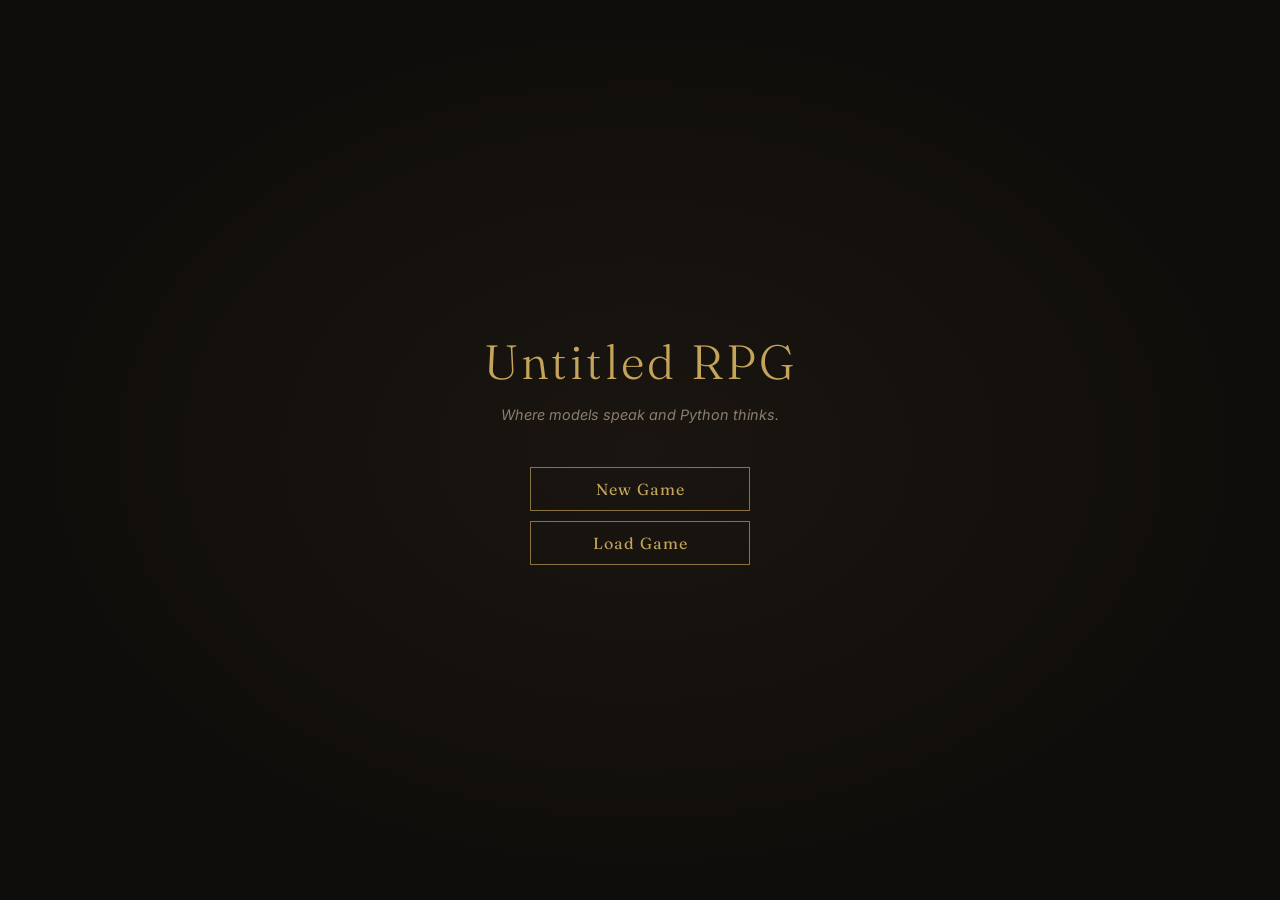
<file: static/index.html>
<!DOCTYPE html>
<html lang="en">
<head>
    <meta charset="UTF-8">
    <meta name="viewport" content="width=device-width, initial-scale=1.0">
    <title>Untitled RPG</title>
    <link rel="stylesheet" href="/static/style.css">
    <link rel="preconnect" href="https://fonts.googleapis.com">
    <link href="https://fonts.googleapis.com/css2?family=Fraunces:opsz,wght@9..144,300;9..144,400;9..144,600&family=Inter:wght@300;400;500&display=swap" rel="stylesheet">
</head>
<body>

    <!-- ======== TITLE SCREEN ======== -->
    <div id="menu-screen" class="screen active">
        <div class="menu-content">
            <h1 class="title">Untitled RPG</h1>
            <p class="subtitle">Where models speak and Python thinks.</p>
            <div class="menu-options">
                <button onclick="showCreation()">New Game</button>
                <button onclick="loadGame()">Load Game</button>
            </div>
        </div>
    </div>

    <!-- ======== CHARACTER CREATION ======== -->
    <div id="creation-screen" class="screen">
        <div class="creation-content">
            <h2>Create Your Character</h2>

            <div class="creation-field">
                <label for="char-name">Name</label>
                <input type="text" id="char-name" placeholder="What is your name?" autofocus>
            </div>

            <div class="creation-tabs">
                <button class="tab active" data-type="quick" onclick="setCreationType('quick', this)">Choose Archetype</button>
                <button class="tab" data-type="custom" onclick="setCreationType('custom', this)">Describe Yourself</button>
            </div>

            <div id="quick-creation">
                <div id="archetype-list"></div>
            </div>

            <div id="custom-creation" style="display:none;">
                <textarea id="char-description" rows="4"
                    placeholder="Describe yourself in real-world terms. The AI will translate your traits into the game world.&#10;&#10;Example: finance degree, philosopher, Canadian, 5'10, former wrestler"></textarea>
            </div>

            <button class="start-btn" onclick="startGame()">Begin Your Journey</button>

            <div id="loading" style="display:none;">
                <div class="loading-text">Generating world<span class="dots"></span></div>
            </div>
        </div>
    </div>

    <!-- ======== GAME SCREEN ======== -->
    <div id="game-screen" class="screen">
        <!-- Time bar across the top -->
        <div class="time-bar">
            <span id="time-display"></span>
            <div class="time-actions">
                <button onclick="saveGame()" class="small-btn">Save</button>
            </div>
        </div>

        <div class="game-layout">
            <!-- LEFT PANEL: World state -->
            <div class="panel left-panel">
                <div class="panel-section">
                    <h3>Location</h3>
                    <div id="location-info"></div>
                </div>

                <div class="panel-section">
                    <h3>People Here</h3>
                    <div id="npc-list"></div>
                </div>

                <div class="panel-section">
                    <h3>Nearby</h3>
                    <div id="nearby-list"></div>
                </div>
            </div>

            <!-- CENTER: Narrative + input -->
            <div class="center-panel">
                <div id="narrative-log"></div>

                <div class="action-bar">
                    <div id="action-buttons"></div>
                    <div class="input-row">
                        <input type="text" id="player-input" placeholder="What do you do?" autocomplete="off">
                        <button onclick="submitAction()" id="send-btn" title="Send">&rarr;</button>
                    </div>
                </div>
            </div>

            <!-- RIGHT PANEL: Self -->
            <div class="panel right-panel">
                <div class="panel-section vitals">
                    <h3 id="player-name">You</h3>
                    <div id="vitals"></div>
                </div>

                <div class="panel-section equipment-section">
                    <div id="equipment"></div>
                </div>

                <div class="tab-bar">
                    <button class="tab active" onclick="switchTab('stats', this)">Stats</button>
                    <button class="tab" onclick="switchTab('inventory', this)">Inv</button>
                    <button class="tab" onclick="switchTab('journal', this)">Journal</button>
                    <button class="tab" onclick="switchTab('lore', this)">Lore</button>
                    <button class="tab" onclick="switchTab('map', this)">Map</button>
                </div>

                <div id="tab-content">
                    <div id="tab-stats" class="tab-panel active"></div>
                    <div id="tab-inventory" class="tab-panel"></div>
                    <div id="tab-journal" class="tab-panel"></div>
                    <div id="tab-lore" class="tab-panel"></div>
                    <div id="tab-map" class="tab-panel"></div>
                </div>
            </div>
        </div>
    </div>

    <script src="/static/game.js"></script>
</body>
</html>
</file>
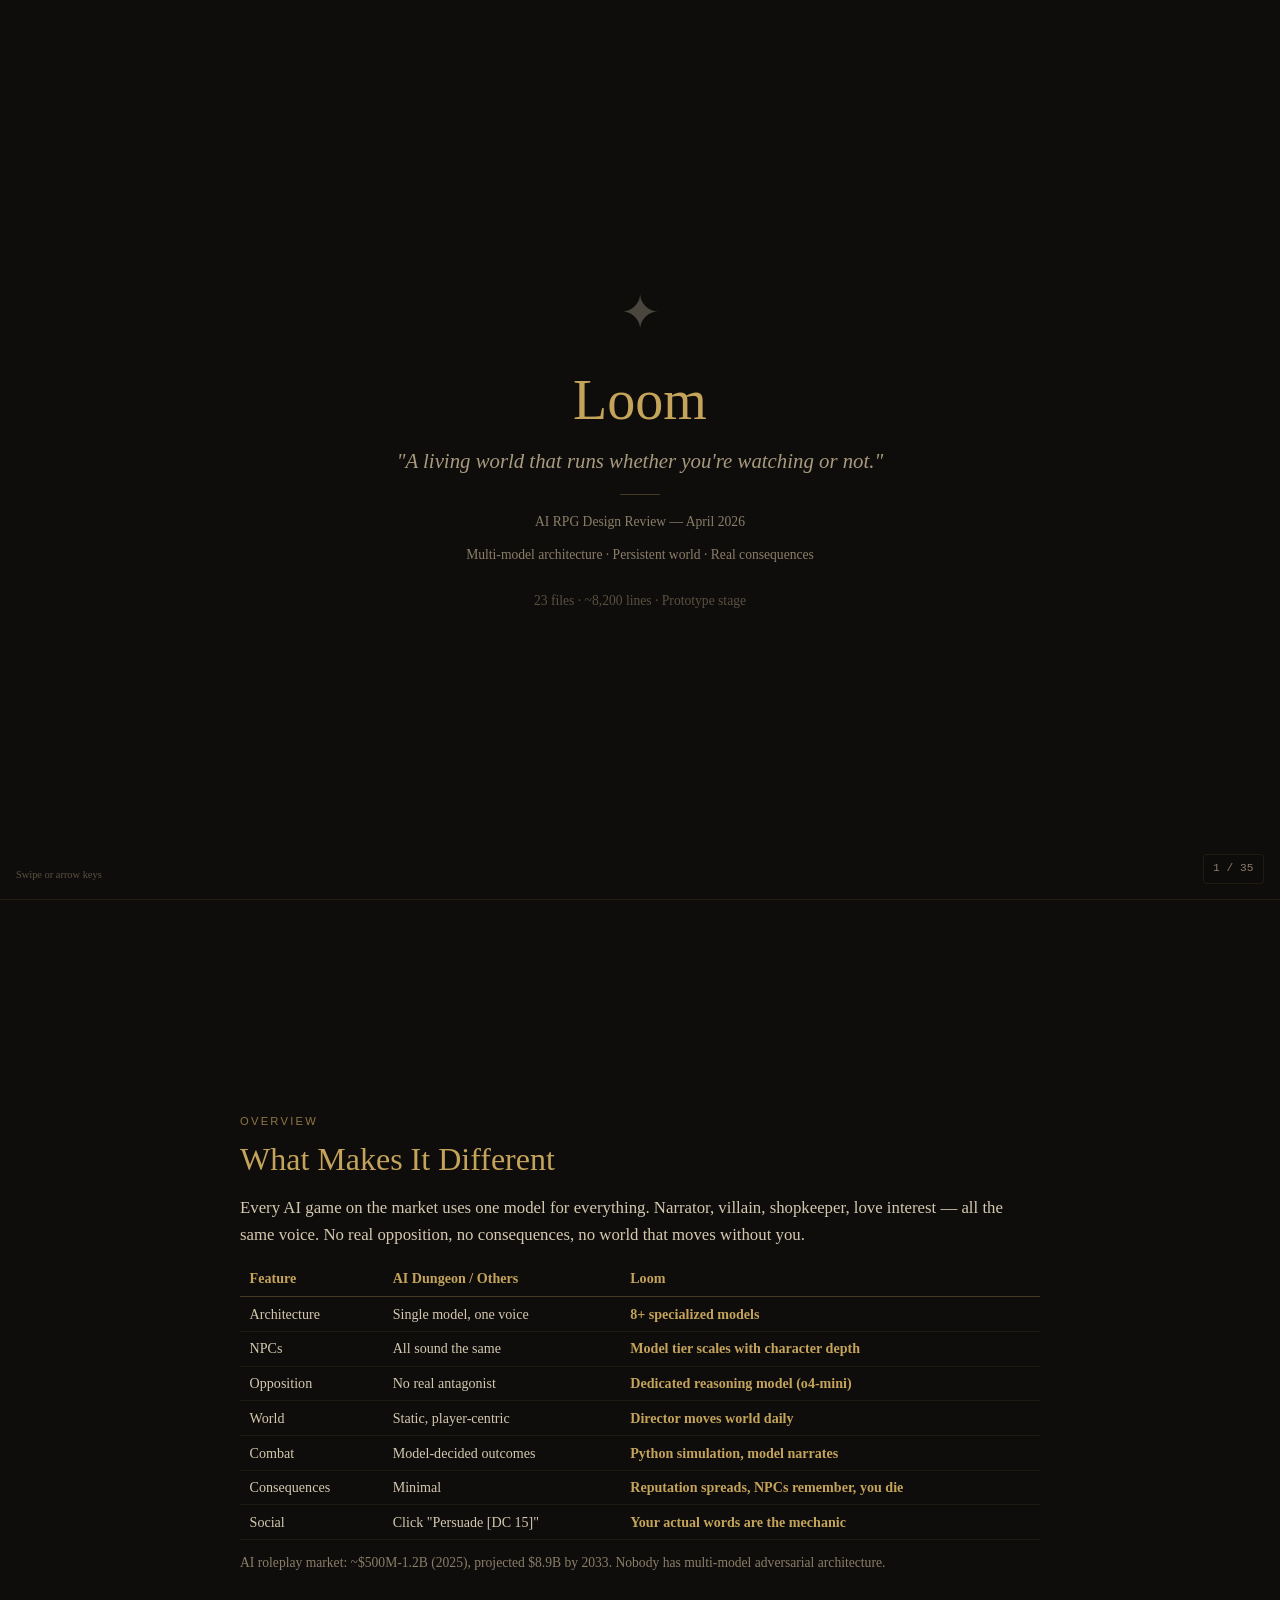
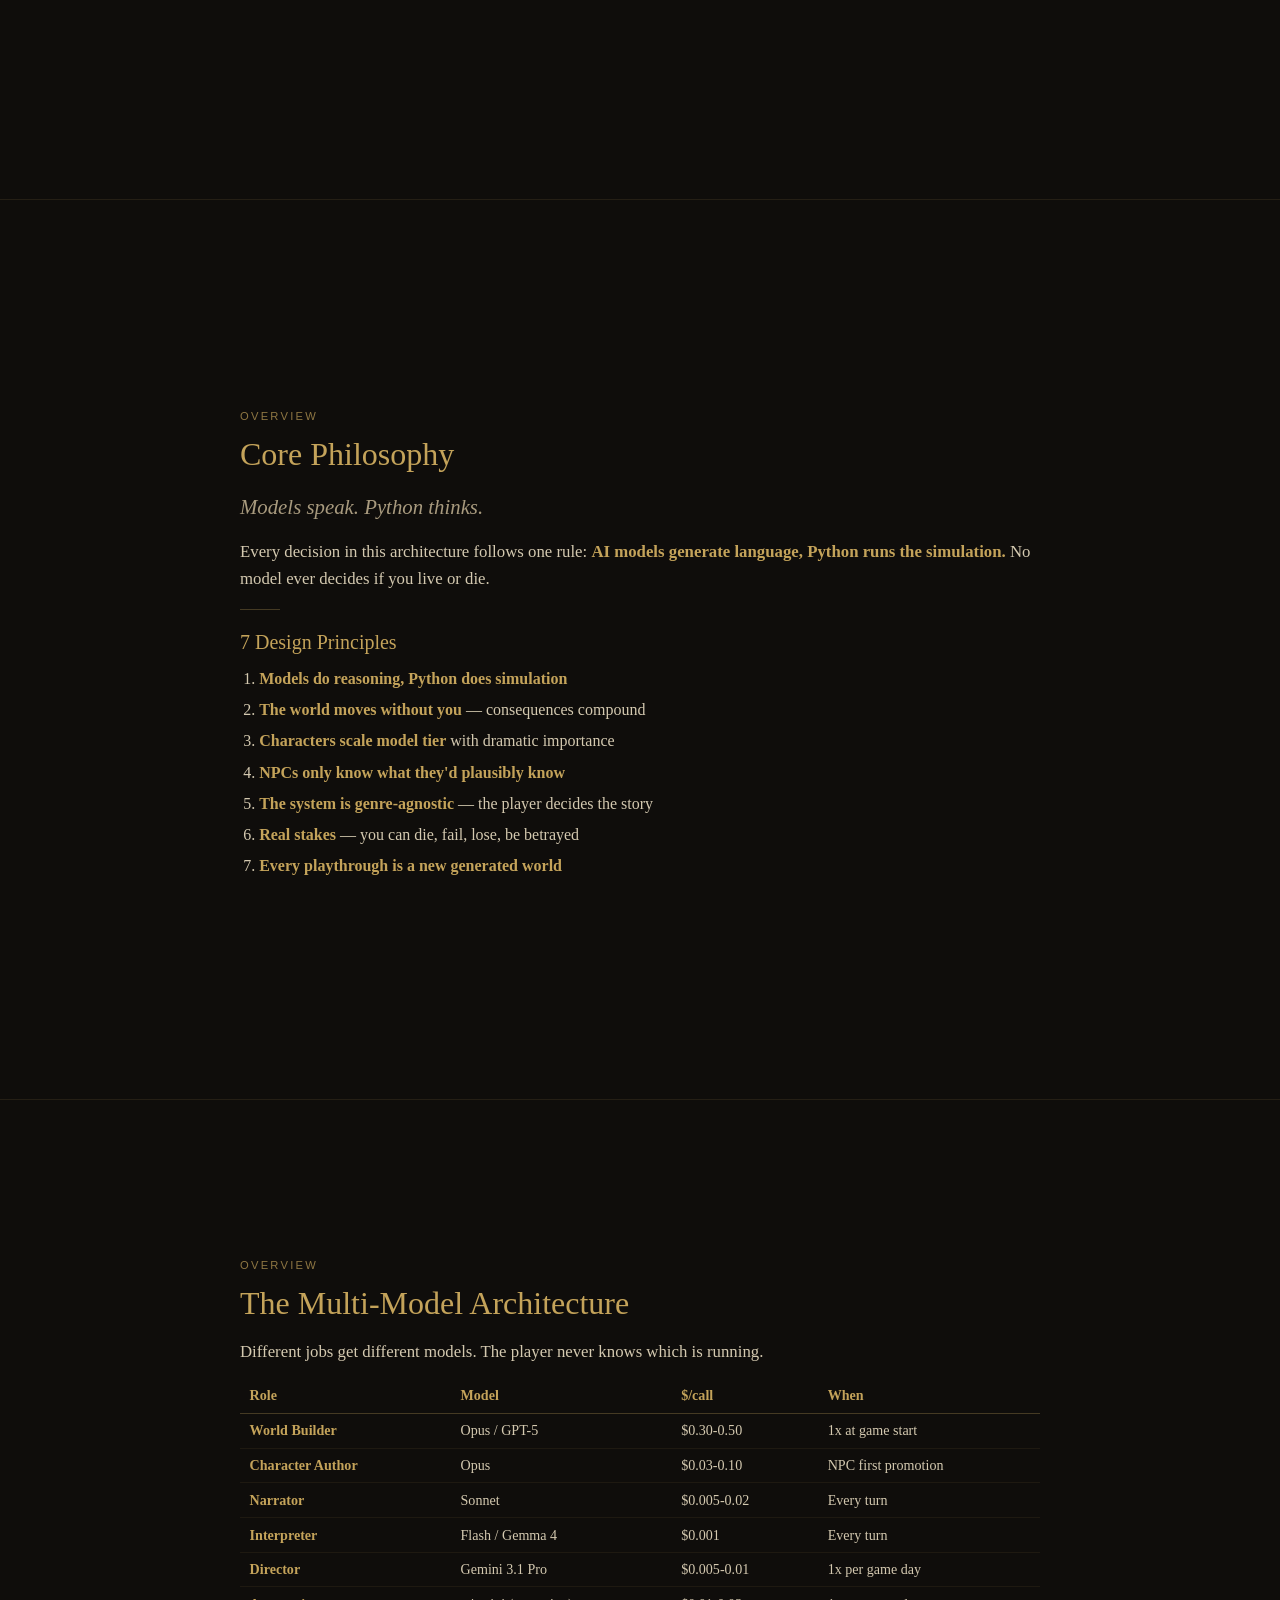
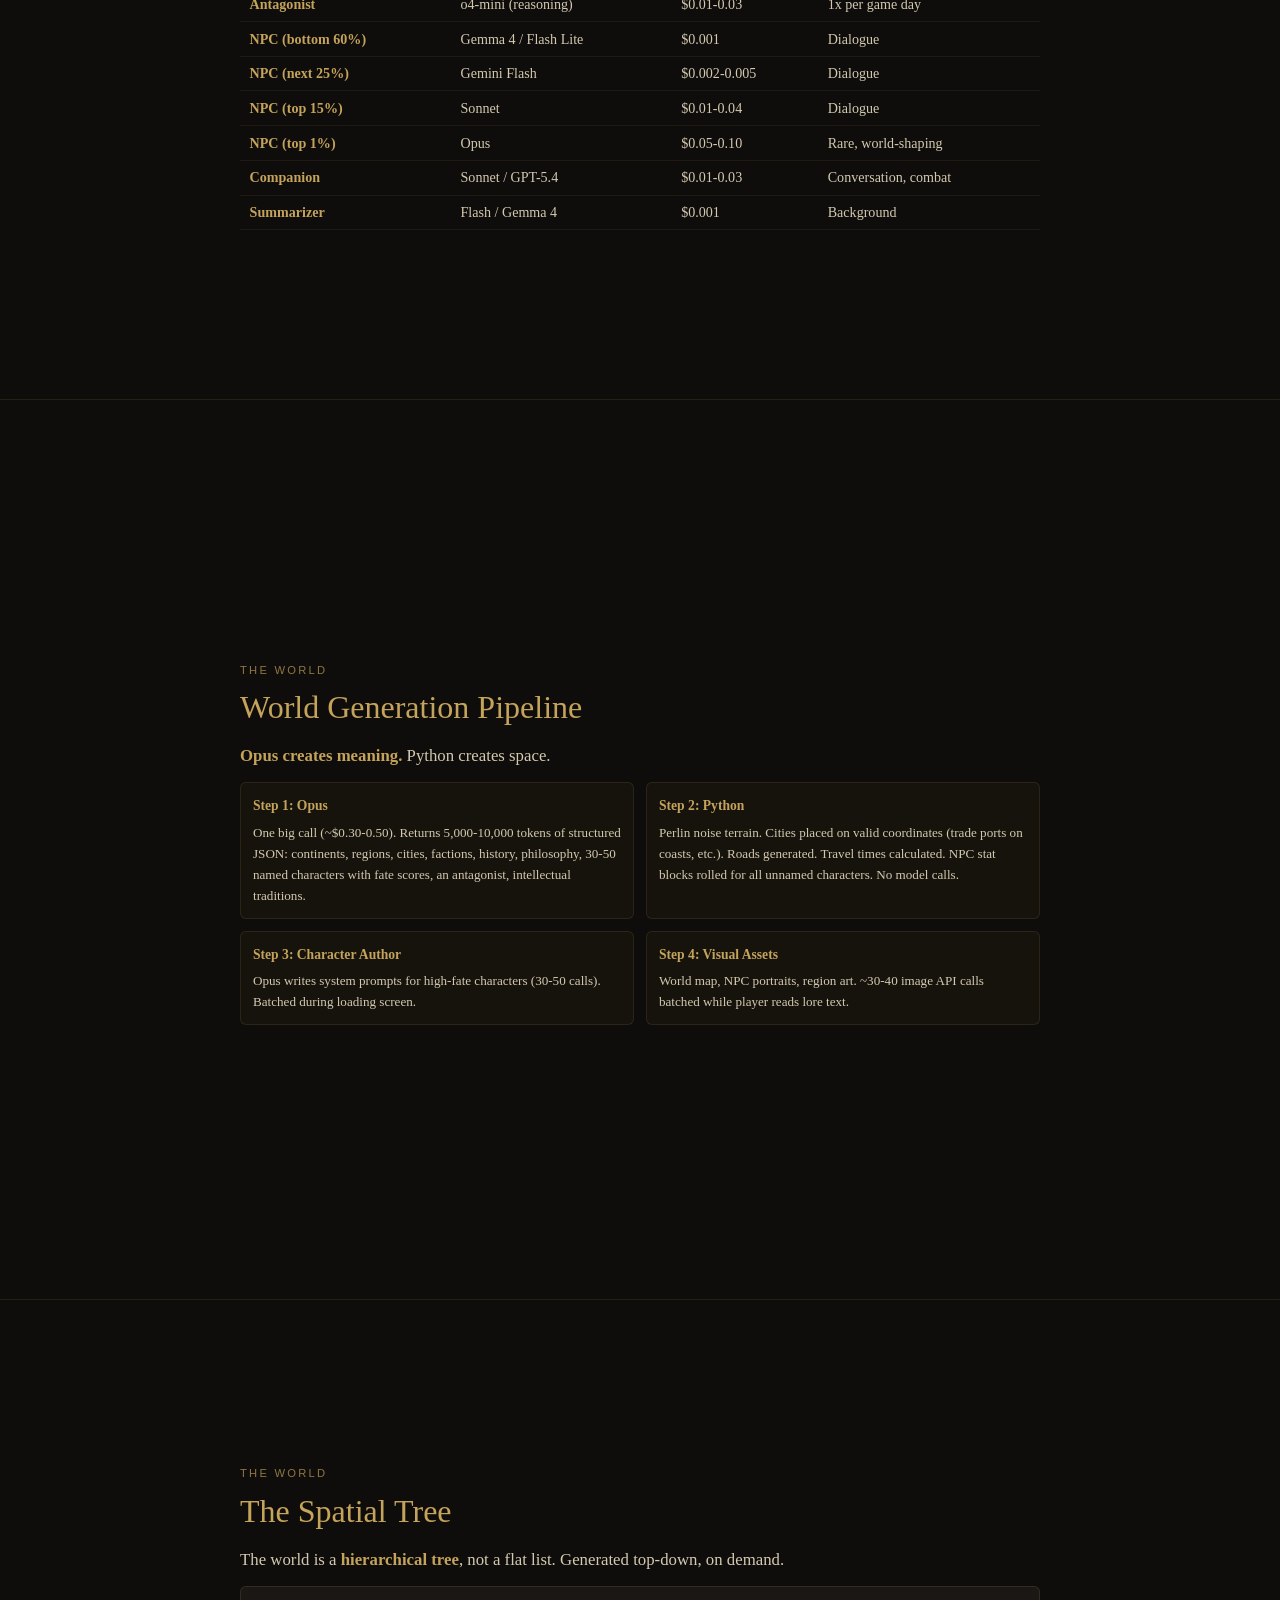
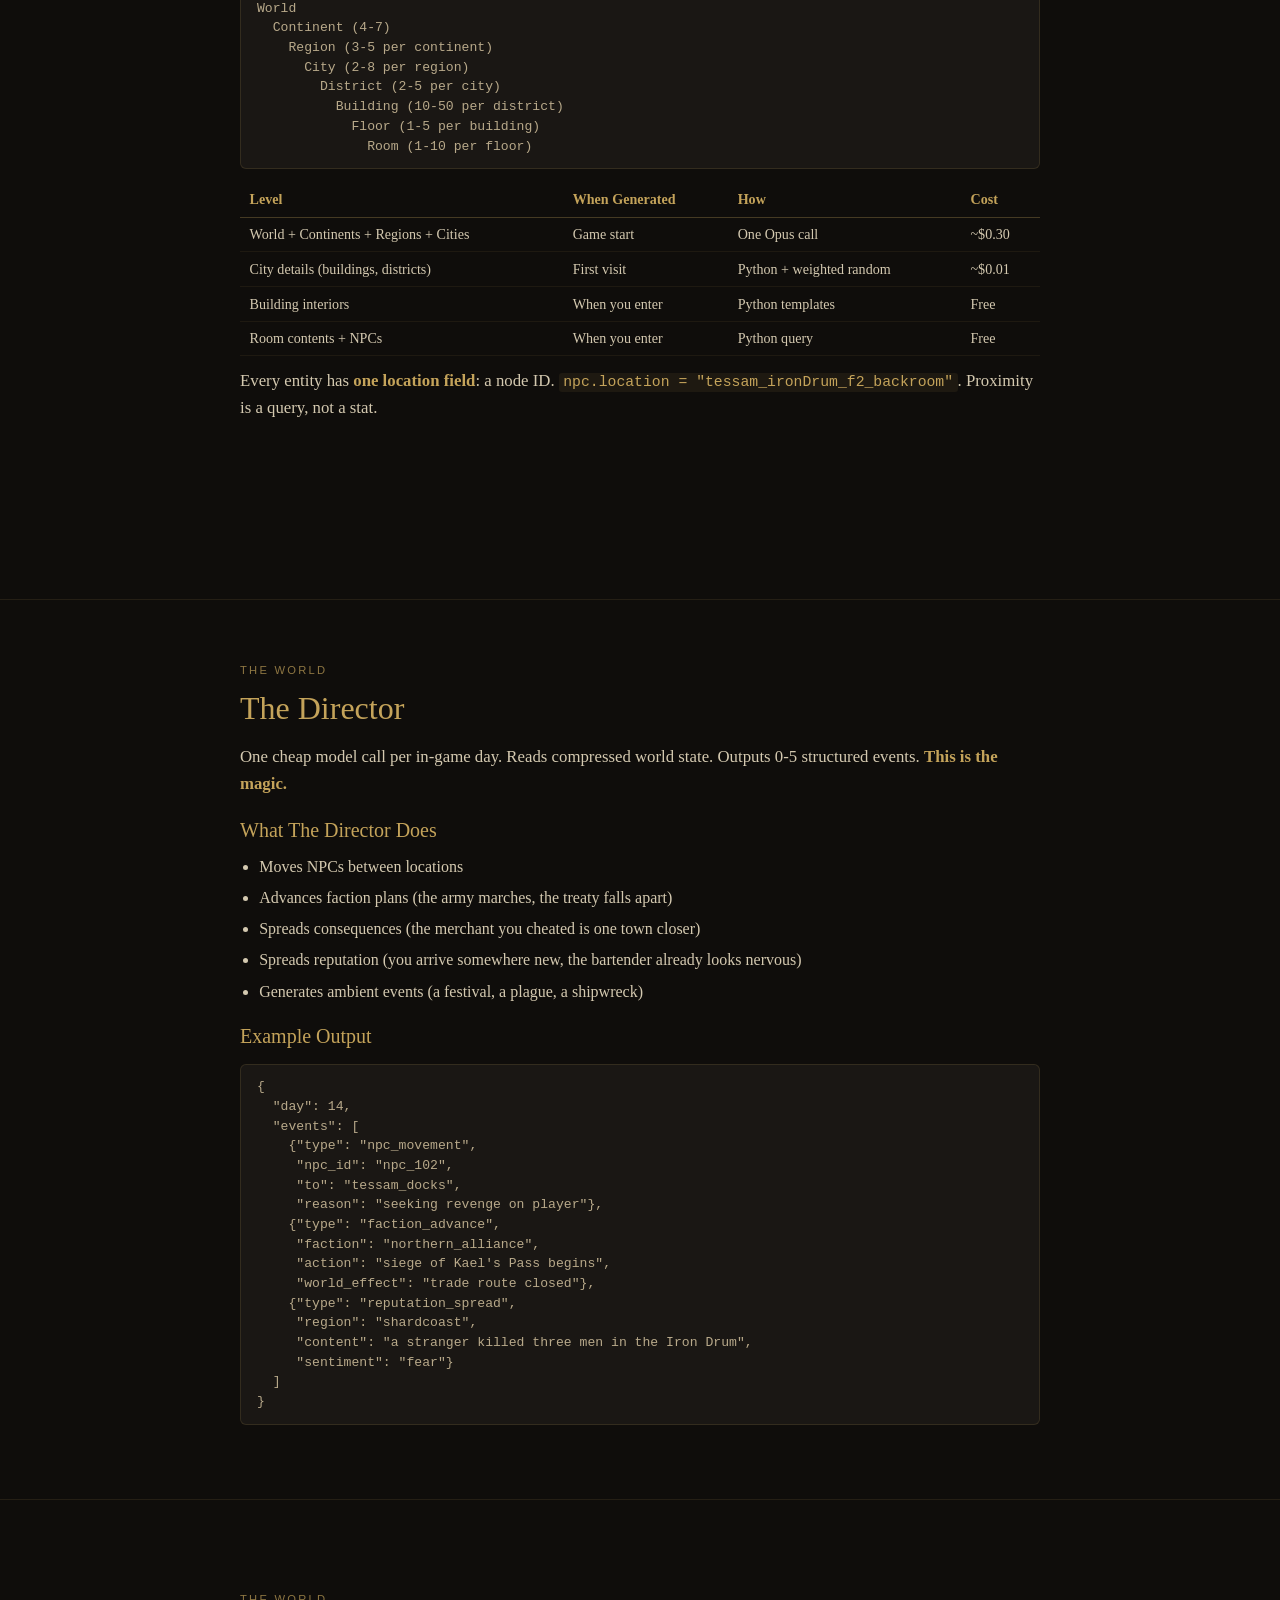
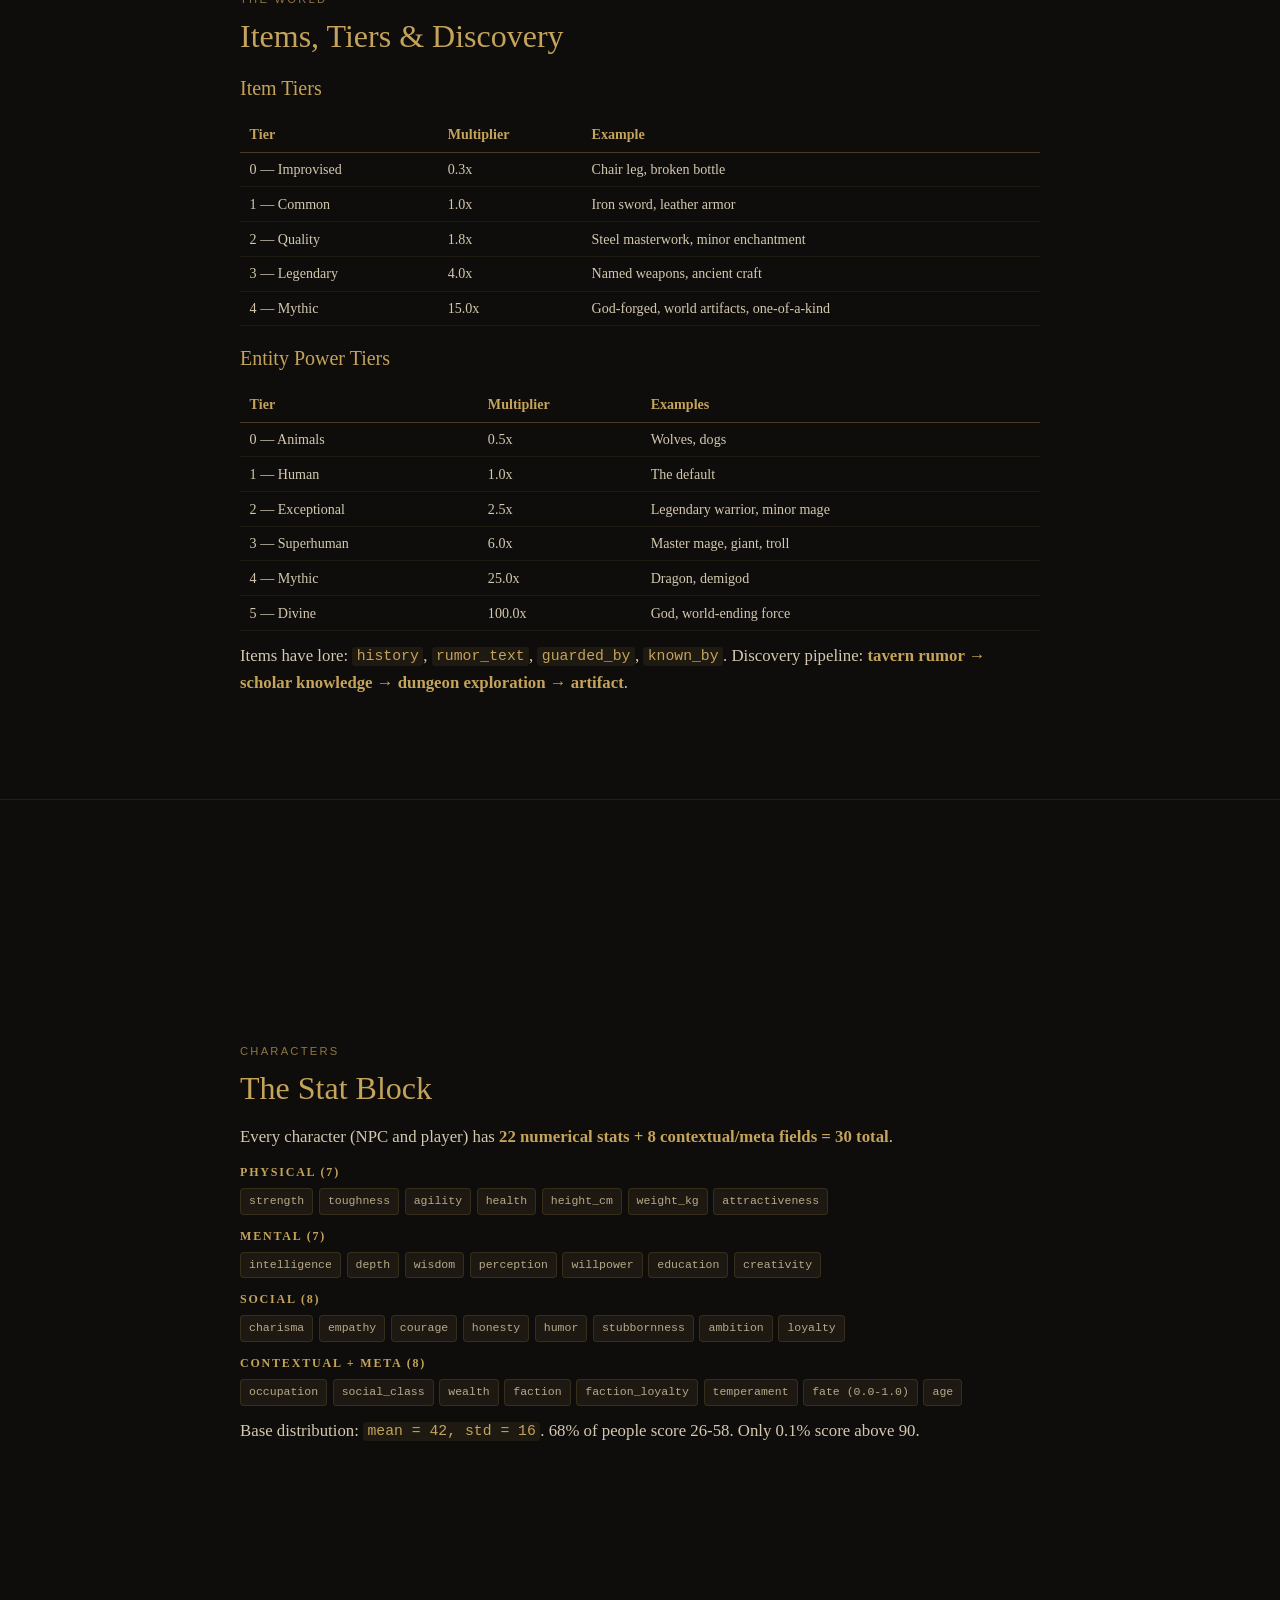
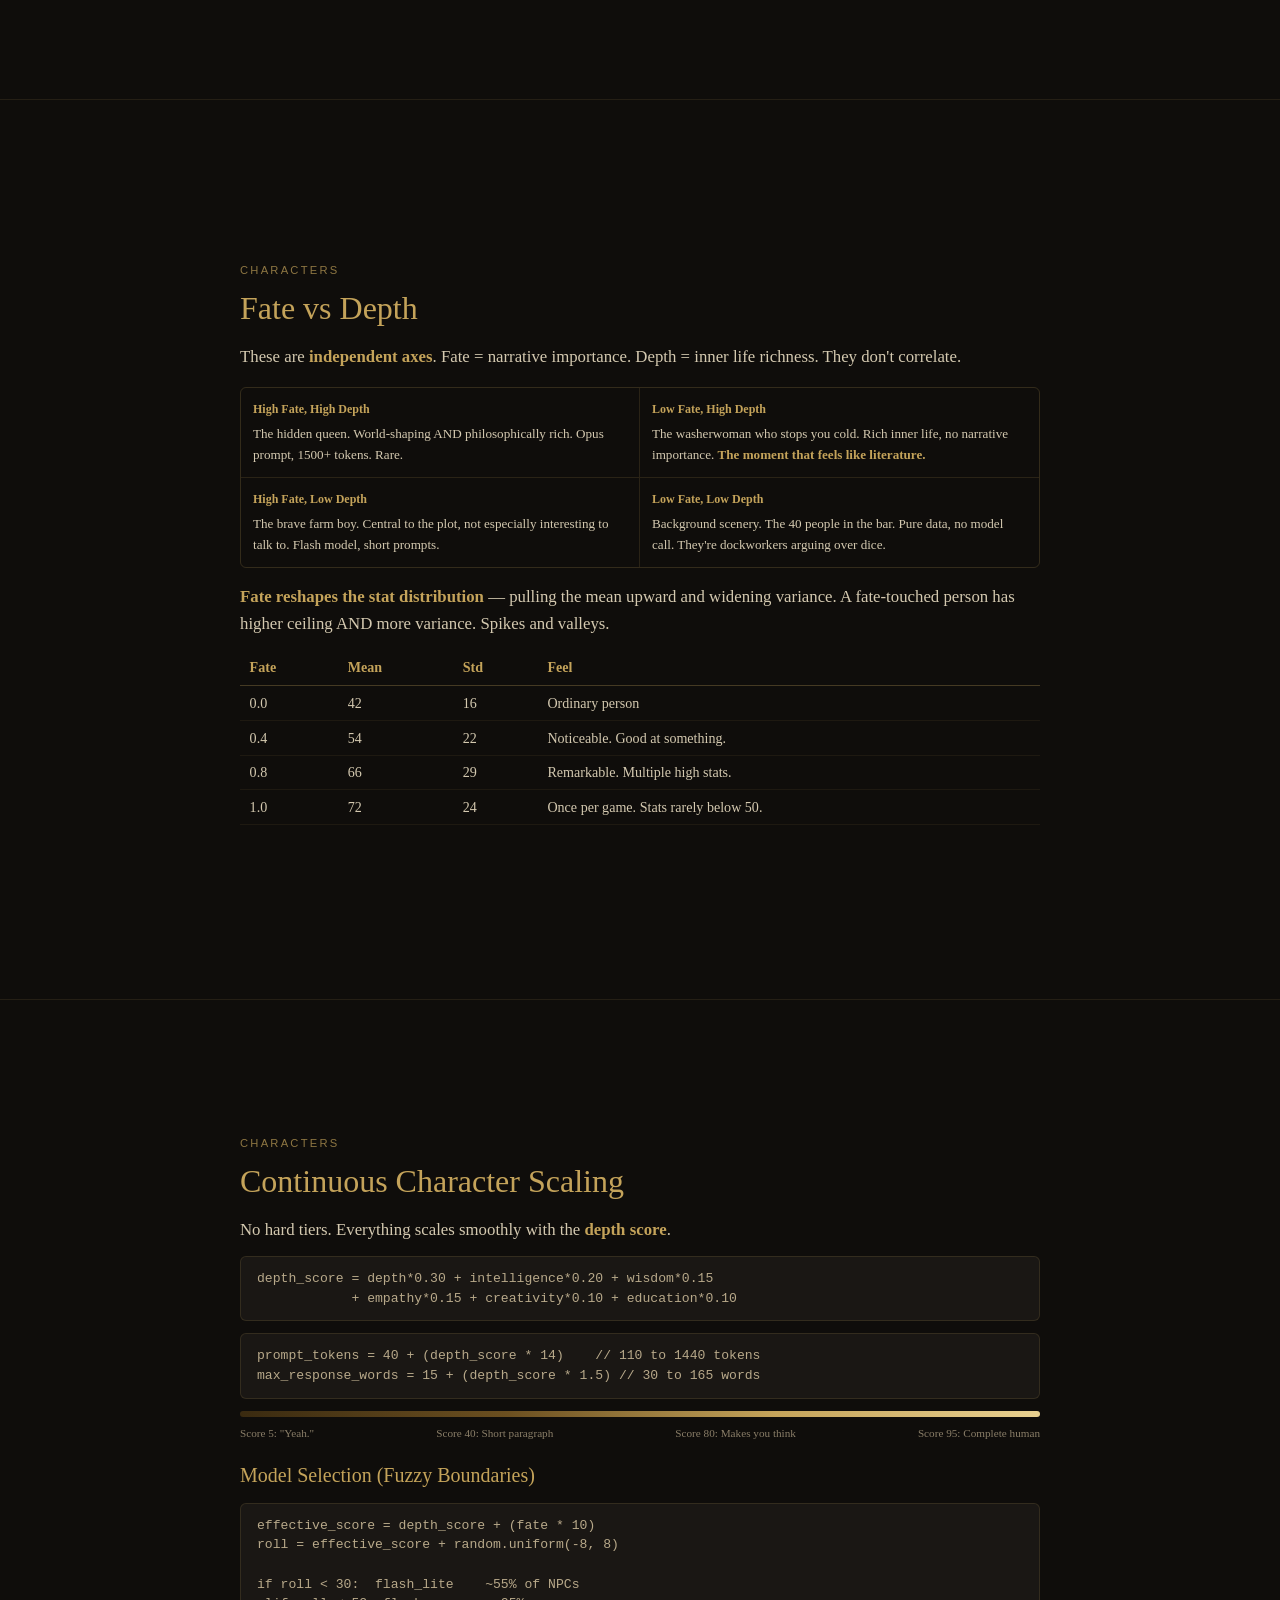
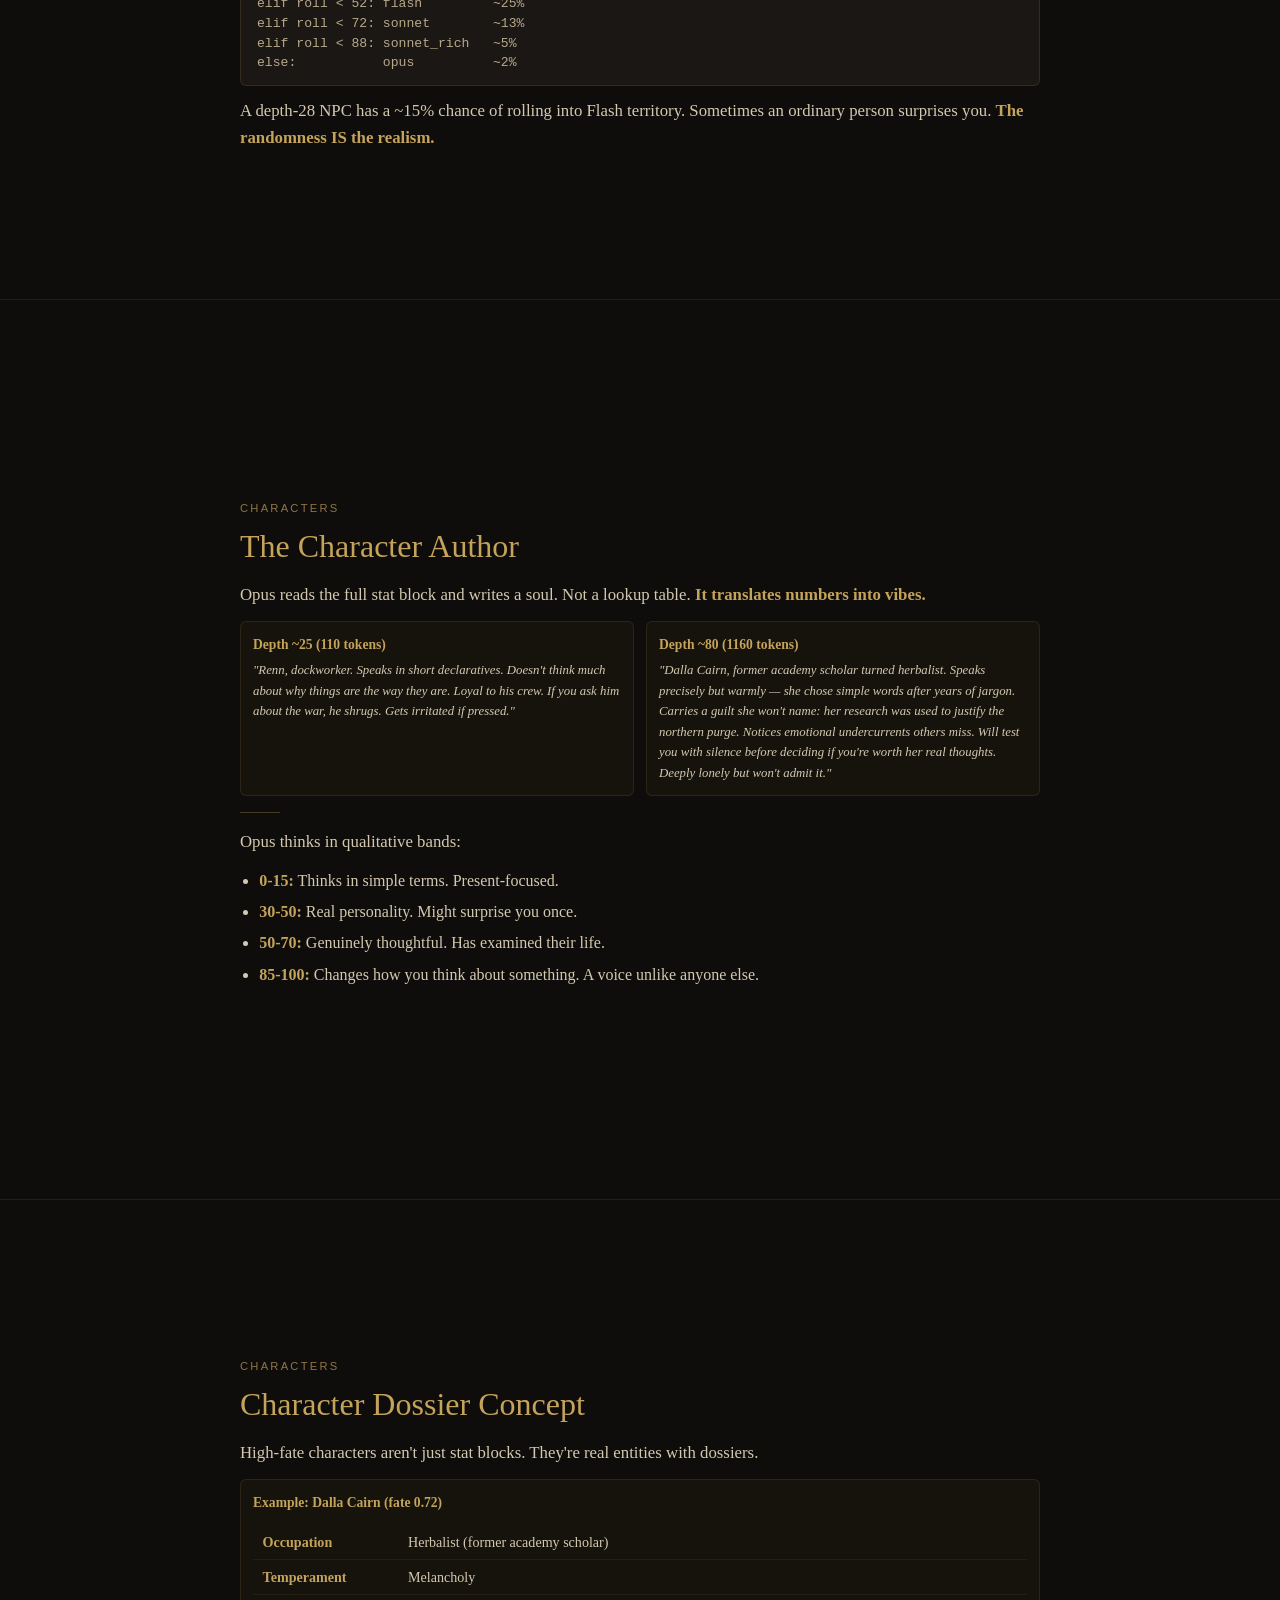
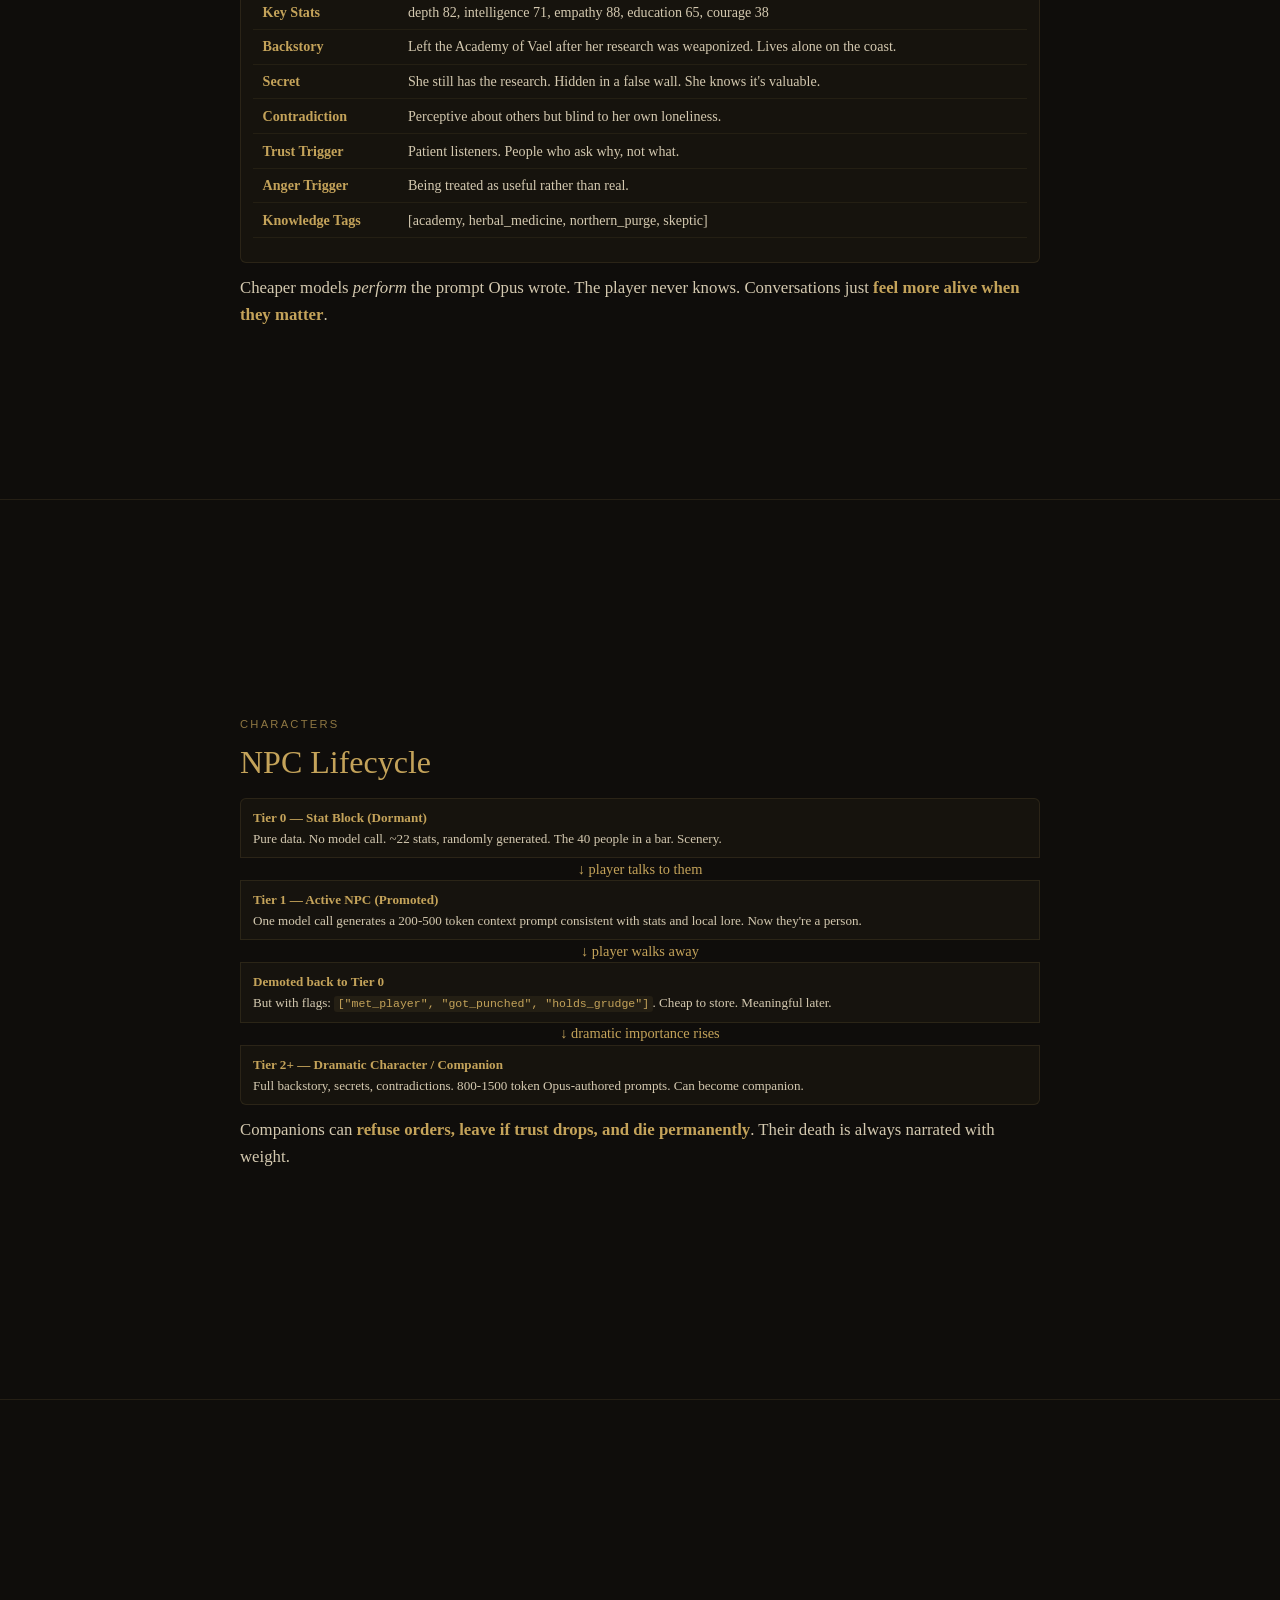
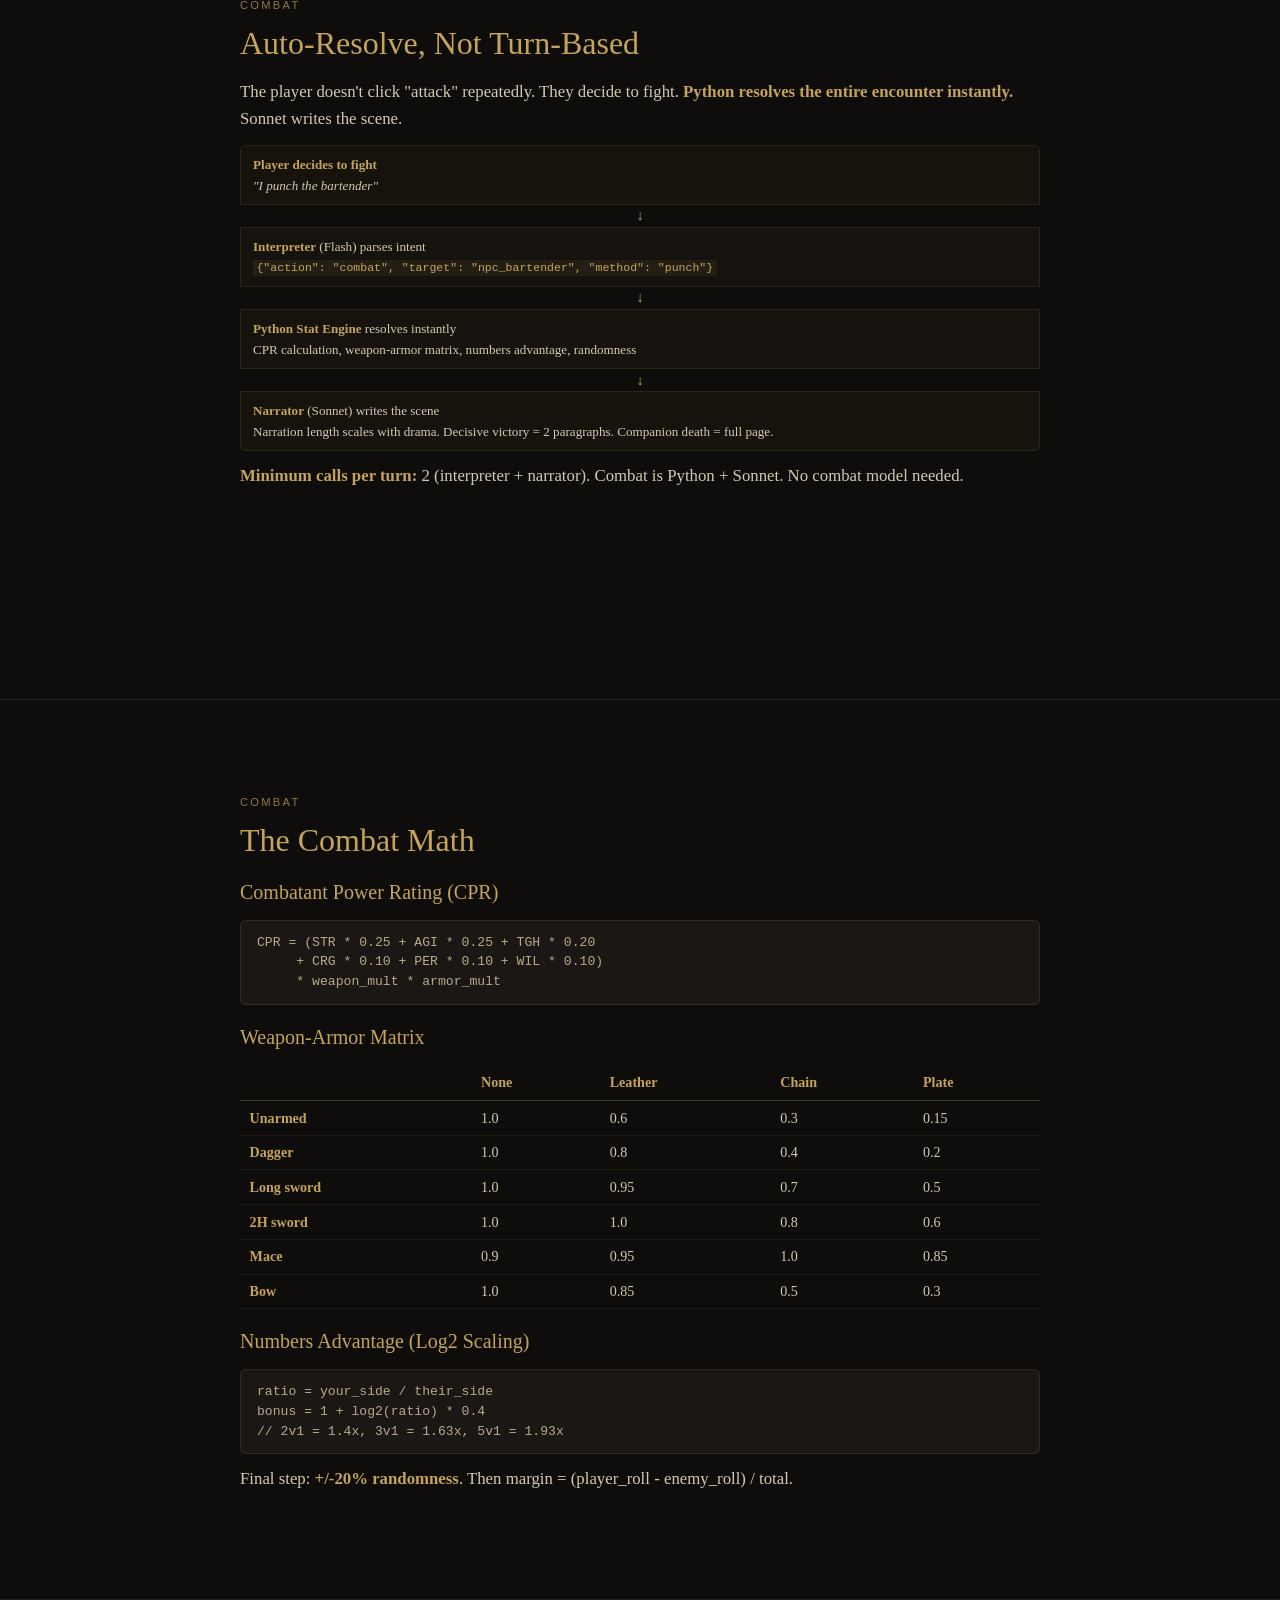
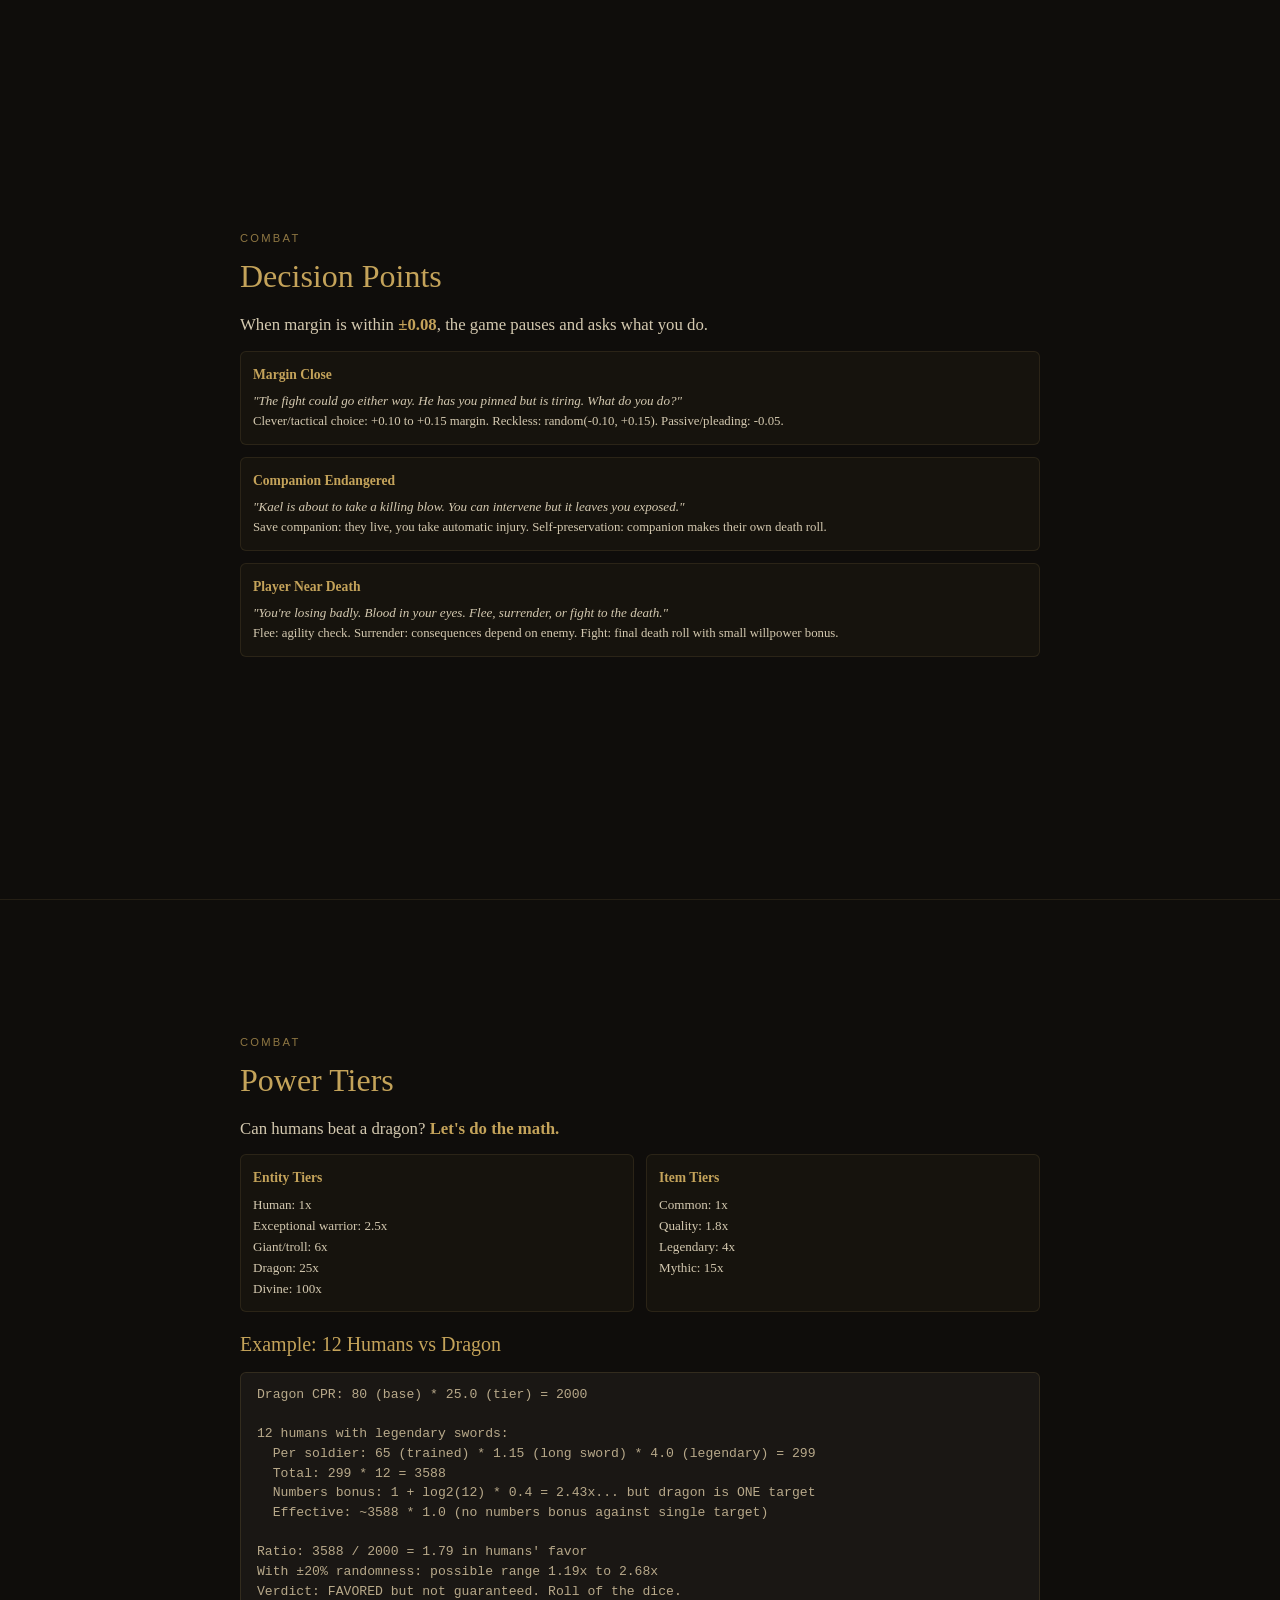
<file: presentation.html>
<!DOCTYPE html>
<html lang="en">
<head>
<meta charset="UTF-8">
<meta name="viewport" content="width=device-width, initial-scale=1.0, user-scalable=no">
<title>Loom — Design Review</title>
<style>
  /* ── Reset & Base ── */
  *, *::before, *::after { box-sizing: border-box; margin: 0; padding: 0; }
  html { scroll-snap-type: y mandatory; scroll-behavior: smooth; }
  body {
    font-family: 'Georgia', 'Times New Roman', serif;
    background: #0f0d0b;
    color: #d4c9b0;
    line-height: 1.6;
    -webkit-font-smoothing: antialiased;
  }

  /* ── Slide Container ── */
  .slide {
    min-height: 100vh;
    scroll-snap-align: start;
    display: flex;
    flex-direction: column;
    justify-content: center;
    padding: 2rem 1.5rem;
    position: relative;
    border-bottom: 1px solid rgba(196,163,90,0.12);
  }
  .slide-inner {
    max-width: 800px;
    margin: 0 auto;
    width: 100%;
  }

  /* ── Section Headers ── */
  .section-label {
    font-family: 'Helvetica Neue', 'Arial', sans-serif;
    font-size: 0.7rem;
    letter-spacing: 0.2em;
    text-transform: uppercase;
    color: #c4a35a;
    opacity: 0.7;
    margin-bottom: 0.5rem;
  }

  /* ── Typography ── */
  h1 {
    font-size: clamp(2rem, 6vw, 3.5rem);
    color: #c4a35a;
    font-weight: 400;
    line-height: 1.15;
    margin-bottom: 0.75rem;
  }
  h2 {
    font-size: clamp(1.4rem, 4vw, 2rem);
    color: #c4a35a;
    font-weight: 400;
    margin-bottom: 1rem;
    line-height: 1.25;
  }
  h3 {
    font-size: clamp(1rem, 2.5vw, 1.25rem);
    color: #c4a35a;
    font-weight: 400;
    margin-bottom: 0.5rem;
    margin-top: 1rem;
  }
  p {
    margin-bottom: 0.75rem;
    font-size: clamp(0.9rem, 2.2vw, 1.05rem);
  }
  .tagline {
    font-style: italic;
    color: #a89a7e;
    font-size: clamp(1rem, 3vw, 1.3rem);
    margin-bottom: 1rem;
  }
  .subtitle {
    color: #8a7e68;
    font-size: 0.85rem;
  }
  .highlight {
    color: #c4a35a;
    font-weight: 600;
  }
  .quote {
    border-left: 2px solid #c4a35a;
    padding-left: 1rem;
    color: #a89a7e;
    font-style: italic;
    margin: 1rem 0;
    font-size: clamp(0.9rem, 2.2vw, 1.05rem);
  }
  strong { color: #c4a35a; font-weight: 600; }

  /* ── Lists ── */
  ul, ol {
    padding-left: 1.2rem;
    margin-bottom: 0.75rem;
    font-size: clamp(0.85rem, 2vw, 1rem);
  }
  li { margin-bottom: 0.35rem; }

  /* ── Tables ── */
  .table-wrap { overflow-x: auto; margin: 0.75rem 0; -webkit-overflow-scrolling: touch; }
  table {
    width: 100%;
    border-collapse: collapse;
    font-size: clamp(0.72rem, 1.8vw, 0.88rem);
  }
  th {
    text-align: left;
    color: #c4a35a;
    font-weight: 600;
    padding: 0.4rem 0.6rem;
    border-bottom: 1px solid rgba(196,163,90,0.3);
    white-space: nowrap;
  }
  td {
    padding: 0.35rem 0.6rem;
    border-bottom: 1px solid rgba(196,163,90,0.08);
    vertical-align: top;
  }
  tr:hover td { background: rgba(196,163,90,0.04); }

  /* ── Code Blocks ── */
  pre {
    background: #1a1714;
    border: 1px solid rgba(196,163,90,0.15);
    border-radius: 6px;
    padding: 0.75rem 1rem;
    overflow-x: auto;
    font-family: 'SF Mono', 'Menlo', 'Monaco', monospace;
    font-size: clamp(0.68rem, 1.6vw, 0.82rem);
    line-height: 1.5;
    margin: 0.75rem 0;
    color: #b8a98a;
    -webkit-overflow-scrolling: touch;
  }
  code {
    font-family: 'SF Mono', 'Menlo', 'Monaco', monospace;
    font-size: 0.88em;
    background: rgba(196,163,90,0.08);
    padding: 0.1em 0.3em;
    border-radius: 3px;
    color: #c4a35a;
  }

  /* ── Diagram / Grid Boxes ── */
  .grid-2 {
    display: grid;
    grid-template-columns: 1fr 1fr;
    gap: 0.75rem;
    margin: 0.75rem 0;
  }
  .grid-box {
    background: rgba(196,163,90,0.04);
    border: 1px solid rgba(196,163,90,0.12);
    border-radius: 6px;
    padding: 0.75rem;
  }
  .grid-box h4 {
    color: #c4a35a;
    font-size: 0.85rem;
    margin-bottom: 0.3rem;
    font-weight: 600;
  }
  .grid-box p {
    font-size: 0.82rem;
    margin-bottom: 0;
  }

  /* ── Quadrant Diagram ── */
  .quadrant {
    display: grid;
    grid-template-columns: 1fr 1fr;
    grid-template-rows: auto auto;
    gap: 0;
    margin: 1rem 0;
    border: 1px solid rgba(196,163,90,0.2);
    border-radius: 6px;
    overflow: hidden;
  }
  .quadrant .q {
    padding: 0.75rem;
    font-size: 0.82rem;
  }
  .quadrant .q:nth-child(1) { border-right: 1px solid rgba(196,163,90,0.15); border-bottom: 1px solid rgba(196,163,90,0.15); }
  .quadrant .q:nth-child(2) { border-bottom: 1px solid rgba(196,163,90,0.15); }
  .quadrant .q:nth-child(3) { border-right: 1px solid rgba(196,163,90,0.15); }
  .quadrant .q-label {
    display: block;
    font-weight: 600;
    color: #c4a35a;
    font-size: 0.75rem;
    margin-bottom: 0.25rem;
  }

  /* ── Gradient Bar ── */
  .gradient-bar {
    height: 6px;
    border-radius: 3px;
    background: linear-gradient(to right, #3a2a10, #6b4f20, #c4a35a, #e8d090);
    margin: 0.5rem 0;
    position: relative;
  }
  .gradient-labels {
    display: flex;
    justify-content: space-between;
    font-size: 0.7rem;
    color: #8a7e68;
  }

  /* ── Stat Badge ── */
  .stat-group { margin-bottom: 0.75rem; }
  .stat-group-title {
    font-size: 0.75rem;
    text-transform: uppercase;
    letter-spacing: 0.15em;
    color: #c4a35a;
    margin-bottom: 0.35rem;
    font-weight: 600;
  }
  .stats-list {
    display: flex;
    flex-wrap: wrap;
    gap: 0.35rem;
  }
  .stat-badge {
    background: rgba(196,163,90,0.08);
    border: 1px solid rgba(196,163,90,0.15);
    border-radius: 4px;
    padding: 0.2rem 0.5rem;
    font-size: 0.72rem;
    font-family: 'SF Mono', 'Menlo', monospace;
    color: #b8a98a;
  }

  /* ── Flow Arrows ── */
  .flow {
    display: flex;
    flex-direction: column;
    gap: 0;
    margin: 0.75rem 0;
  }
  .flow-step {
    background: rgba(196,163,90,0.04);
    border: 1px solid rgba(196,163,90,0.12);
    padding: 0.5rem 0.75rem;
    font-size: 0.82rem;
  }
  .flow-step:first-child { border-radius: 6px 6px 0 0; }
  .flow-step:last-child { border-radius: 0 0 6px 6px; }
  .flow-arrow {
    text-align: center;
    color: #c4a35a;
    font-size: 0.9rem;
    line-height: 1.2;
    padding: 0.15rem;
  }

  /* ── Slide Counter ── */
  #slide-counter {
    position: fixed;
    bottom: 1rem;
    right: 1rem;
    font-family: 'SF Mono', 'Menlo', monospace;
    font-size: 0.7rem;
    color: #8a7e68;
    background: rgba(15,13,11,0.85);
    padding: 0.3rem 0.6rem;
    border-radius: 4px;
    border: 1px solid rgba(196,163,90,0.1);
    z-index: 100;
    backdrop-filter: blur(4px);
  }

  /* ── Nav Hint ── */
  #nav-hint {
    position: fixed;
    bottom: 1rem;
    left: 1rem;
    font-size: 0.65rem;
    color: #5a5040;
    z-index: 100;
  }

  /* ── Separator ── */
  .sep {
    width: 40px;
    height: 1px;
    background: #c4a35a;
    opacity: 0.3;
    margin: 1rem 0;
  }

  /* ── Title Slide Special ── */
  .title-slide {
    text-align: center;
    justify-content: center;
    align-items: center;
  }
  .title-slide .slide-inner { text-align: center; }
  .title-icon {
    font-size: 3rem;
    margin-bottom: 1rem;
    opacity: 0.3;
  }

  /* ── Responsive ── */
  @media (max-width: 600px) {
    .slide { padding: 1.5rem 1rem; }
    .grid-2 { grid-template-columns: 1fr; }
    pre { font-size: 0.65rem; padding: 0.5rem; }
    table { font-size: 0.68rem; }
    th, td { padding: 0.25rem 0.4rem; }
    .stats-list { gap: 0.25rem; }
    .stat-badge { font-size: 0.65rem; padding: 0.15rem 0.35rem; }
  }
</style>
</head>
<body>

<!-- ==================== SECTION 1: OVERVIEW ==================== -->

<!-- Slide 1: Title -->
<section class="slide title-slide" id="s1">
<div class="slide-inner">
  <div class="title-icon">&#x2726;</div>
  <h1>Loom</h1>
  <p class="tagline">"A living world that runs whether you're watching or not."</p>
  <div class="sep" style="margin: 1rem auto;"></div>
  <p class="subtitle">AI RPG Design Review &mdash; April 2026</p>
  <p class="subtitle">Multi-model architecture &middot; Persistent world &middot; Real consequences</p>
  <p class="subtitle" style="margin-top: 1.5rem; color: #5a5040;">23 files &middot; ~8,200 lines &middot; Prototype stage</p>
</div>
</section>

<!-- Slide 2: What Makes It Different -->
<section class="slide" id="s2">
<div class="slide-inner">
  <div class="section-label">Overview</div>
  <h2>What Makes It Different</h2>
  <p>Every AI game on the market uses one model for everything. Narrator, villain, shopkeeper, love interest &mdash; all the same voice. No real opposition, no consequences, no world that moves without you.</p>
  <div class="table-wrap">
  <table>
    <tr><th>Feature</th><th>AI Dungeon / Others</th><th>Loom</th></tr>
    <tr><td>Architecture</td><td>Single model, one voice</td><td><strong>8+ specialized models</strong></td></tr>
    <tr><td>NPCs</td><td>All sound the same</td><td><strong>Model tier scales with character depth</strong></td></tr>
    <tr><td>Opposition</td><td>No real antagonist</td><td><strong>Dedicated reasoning model (o4-mini)</strong></td></tr>
    <tr><td>World</td><td>Static, player-centric</td><td><strong>Director moves world daily</strong></td></tr>
    <tr><td>Combat</td><td>Model-decided outcomes</td><td><strong>Python simulation, model narrates</strong></td></tr>
    <tr><td>Consequences</td><td>Minimal</td><td><strong>Reputation spreads, NPCs remember, you die</strong></td></tr>
    <tr><td>Social</td><td>Click "Persuade [DC 15]"</td><td><strong>Your actual words are the mechanic</strong></td></tr>
  </table>
  </div>
  <p class="subtitle" style="margin-top: 0.5rem;">AI roleplay market: ~$500M-1.2B (2025), projected $8.9B by 2033. Nobody has multi-model adversarial architecture.</p>
</div>
</section>

<!-- Slide 3: Core Philosophy -->
<section class="slide" id="s3">
<div class="slide-inner">
  <div class="section-label">Overview</div>
  <h2>Core Philosophy</h2>
  <p class="tagline">Models speak. Python thinks.</p>
  <p>Every decision in this architecture follows one rule: <strong>AI models generate language, Python runs the simulation.</strong> No model ever decides if you live or die.</p>
  <div class="sep"></div>
  <h3>7 Design Principles</h3>
  <ol>
    <li><strong>Models do reasoning, Python does simulation</strong></li>
    <li><strong>The world moves without you</strong> &mdash; consequences compound</li>
    <li><strong>Characters scale model tier</strong> with dramatic importance</li>
    <li><strong>NPCs only know what they'd plausibly know</strong></li>
    <li><strong>The system is genre-agnostic</strong> &mdash; the player decides the story</li>
    <li><strong>Real stakes</strong> &mdash; you can die, fail, lose, be betrayed</li>
    <li><strong>Every playthrough is a new generated world</strong></li>
  </ol>
</div>
</section>

<!-- Slide 4: Multi-Model Architecture -->
<section class="slide" id="s4">
<div class="slide-inner">
  <div class="section-label">Overview</div>
  <h2>The Multi-Model Architecture</h2>
  <p>Different jobs get different models. The player never knows which is running.</p>
  <div class="table-wrap">
  <table>
    <tr><th>Role</th><th>Model</th><th>$/call</th><th>When</th></tr>
    <tr><td><strong>World Builder</strong></td><td>Opus / GPT-5</td><td>$0.30-0.50</td><td>1x at game start</td></tr>
    <tr><td><strong>Character Author</strong></td><td>Opus</td><td>$0.03-0.10</td><td>NPC first promotion</td></tr>
    <tr><td><strong>Narrator</strong></td><td>Sonnet</td><td>$0.005-0.02</td><td>Every turn</td></tr>
    <tr><td><strong>Interpreter</strong></td><td>Flash / Gemma 4</td><td>$0.001</td><td>Every turn</td></tr>
    <tr><td><strong>Director</strong></td><td>Gemini 3.1 Pro</td><td>$0.005-0.01</td><td>1x per game day</td></tr>
    <tr><td><strong>Antagonist</strong></td><td>o4-mini (reasoning)</td><td>$0.01-0.03</td><td>1x per game day</td></tr>
    <tr><td><strong>NPC (bottom 60%)</strong></td><td>Gemma 4 / Flash Lite</td><td>$0.001</td><td>Dialogue</td></tr>
    <tr><td><strong>NPC (next 25%)</strong></td><td>Gemini Flash</td><td>$0.002-0.005</td><td>Dialogue</td></tr>
    <tr><td><strong>NPC (top 15%)</strong></td><td>Sonnet</td><td>$0.01-0.04</td><td>Dialogue</td></tr>
    <tr><td><strong>NPC (top 1%)</strong></td><td>Opus</td><td>$0.05-0.10</td><td>Rare, world-shaping</td></tr>
    <tr><td><strong>Companion</strong></td><td>Sonnet / GPT-5.4</td><td>$0.01-0.03</td><td>Conversation, combat</td></tr>
    <tr><td><strong>Summarizer</strong></td><td>Flash / Gemma 4</td><td>$0.001</td><td>Background</td></tr>
  </table>
  </div>
</div>
</section>

<!-- ==================== SECTION 2: THE WORLD ==================== -->

<!-- Slide 5: World Generation Pipeline -->
<section class="slide" id="s5">
<div class="slide-inner">
  <div class="section-label">The World</div>
  <h2>World Generation Pipeline</h2>
  <p><strong>Opus creates meaning.</strong> Python creates space.</p>
  <div class="grid-2">
    <div class="grid-box">
      <h4>Step 1: Opus</h4>
      <p>One big call (~$0.30-0.50). Returns 5,000-10,000 tokens of structured JSON: continents, regions, cities, factions, history, philosophy, 30-50 named characters with fate scores, an antagonist, intellectual traditions.</p>
    </div>
    <div class="grid-box">
      <h4>Step 2: Python</h4>
      <p>Perlin noise terrain. Cities placed on valid coordinates (trade ports on coasts, etc.). Roads generated. Travel times calculated. NPC stat blocks rolled for all unnamed characters. No model calls.</p>
    </div>
  </div>
  <div class="grid-2">
    <div class="grid-box">
      <h4>Step 3: Character Author</h4>
      <p>Opus writes system prompts for high-fate characters (30-50 calls). Batched during loading screen.</p>
    </div>
    <div class="grid-box">
      <h4>Step 4: Visual Assets</h4>
      <p>World map, NPC portraits, region art. ~30-40 image API calls batched while player reads lore text.</p>
    </div>
  </div>
</div>
</section>

<!-- Slide 6: Spatial Tree -->
<section class="slide" id="s6">
<div class="slide-inner">
  <div class="section-label">The World</div>
  <h2>The Spatial Tree</h2>
  <p>The world is a <strong>hierarchical tree</strong>, not a flat list. Generated top-down, on demand.</p>
  <pre>World
  Continent (4-7)
    Region (3-5 per continent)
      City (2-8 per region)
        District (2-5 per city)
          Building (10-50 per district)
            Floor (1-5 per building)
              Room (1-10 per floor)</pre>
  <div class="table-wrap">
  <table>
    <tr><th>Level</th><th>When Generated</th><th>How</th><th>Cost</th></tr>
    <tr><td>World + Continents + Regions + Cities</td><td>Game start</td><td>One Opus call</td><td>~$0.30</td></tr>
    <tr><td>City details (buildings, districts)</td><td>First visit</td><td>Python + weighted random</td><td>~$0.01</td></tr>
    <tr><td>Building interiors</td><td>When you enter</td><td>Python templates</td><td>Free</td></tr>
    <tr><td>Room contents + NPCs</td><td>When you enter</td><td>Python query</td><td>Free</td></tr>
  </table>
  </div>
  <p>Every entity has <strong>one location field</strong>: a node ID. <code>npc.location = "tessam_ironDrum_f2_backroom"</code>. Proximity is a query, not a stat.</p>
</div>
</section>

<!-- Slide 7: The Director -->
<section class="slide" id="s7">
<div class="slide-inner">
  <div class="section-label">The World</div>
  <h2>The Director</h2>
  <p>One cheap model call per in-game day. Reads compressed world state. Outputs 0-5 structured events. <strong>This is the magic.</strong></p>
  <h3>What The Director Does</h3>
  <ul>
    <li>Moves NPCs between locations</li>
    <li>Advances faction plans (the army marches, the treaty falls apart)</li>
    <li>Spreads consequences (the merchant you cheated is one town closer)</li>
    <li>Spreads reputation (you arrive somewhere new, the bartender already looks nervous)</li>
    <li>Generates ambient events (a festival, a plague, a shipwreck)</li>
  </ul>
  <h3>Example Output</h3>
  <pre>{
  "day": 14,
  "events": [
    {"type": "npc_movement",
     "npc_id": "npc_102",
     "to": "tessam_docks",
     "reason": "seeking revenge on player"},
    {"type": "faction_advance",
     "faction": "northern_alliance",
     "action": "siege of Kael's Pass begins",
     "world_effect": "trade route closed"},
    {"type": "reputation_spread",
     "region": "shardcoast",
     "content": "a stranger killed three men in the Iron Drum",
     "sentiment": "fear"}
  ]
}</pre>
</div>
</section>

<!-- Slide 8: Dungeons & Items -->
<section class="slide" id="s8">
<div class="slide-inner">
  <div class="section-label">The World</div>
  <h2>Items, Tiers &amp; Discovery</h2>
  <h3>Item Tiers</h3>
  <div class="table-wrap">
  <table>
    <tr><th>Tier</th><th>Multiplier</th><th>Example</th></tr>
    <tr><td>0 &mdash; Improvised</td><td>0.3x</td><td>Chair leg, broken bottle</td></tr>
    <tr><td>1 &mdash; Common</td><td>1.0x</td><td>Iron sword, leather armor</td></tr>
    <tr><td>2 &mdash; Quality</td><td>1.8x</td><td>Steel masterwork, minor enchantment</td></tr>
    <tr><td>3 &mdash; Legendary</td><td>4.0x</td><td>Named weapons, ancient craft</td></tr>
    <tr><td>4 &mdash; Mythic</td><td>15.0x</td><td>God-forged, world artifacts, one-of-a-kind</td></tr>
  </table>
  </div>
  <h3>Entity Power Tiers</h3>
  <div class="table-wrap">
  <table>
    <tr><th>Tier</th><th>Multiplier</th><th>Examples</th></tr>
    <tr><td>0 &mdash; Animals</td><td>0.5x</td><td>Wolves, dogs</td></tr>
    <tr><td>1 &mdash; Human</td><td>1.0x</td><td>The default</td></tr>
    <tr><td>2 &mdash; Exceptional</td><td>2.5x</td><td>Legendary warrior, minor mage</td></tr>
    <tr><td>3 &mdash; Superhuman</td><td>6.0x</td><td>Master mage, giant, troll</td></tr>
    <tr><td>4 &mdash; Mythic</td><td>25.0x</td><td>Dragon, demigod</td></tr>
    <tr><td>5 &mdash; Divine</td><td>100.0x</td><td>God, world-ending force</td></tr>
  </table>
  </div>
  <p>Items have lore: <code>history</code>, <code>rumor_text</code>, <code>guarded_by</code>, <code>known_by</code>. Discovery pipeline: <strong>tavern rumor &rarr; scholar knowledge &rarr; dungeon exploration &rarr; artifact</strong>.</p>
</div>
</section>

<!-- ==================== SECTION 3: CHARACTERS ==================== -->

<!-- Slide 9: The Stat Block -->
<section class="slide" id="s9">
<div class="slide-inner">
  <div class="section-label">Characters</div>
  <h2>The Stat Block</h2>
  <p>Every character (NPC and player) has <strong>22 numerical stats + 8 contextual/meta fields = 30 total</strong>.</p>
  <div class="stat-group">
    <div class="stat-group-title">Physical (7)</div>
    <div class="stats-list">
      <span class="stat-badge">strength</span>
      <span class="stat-badge">toughness</span>
      <span class="stat-badge">agility</span>
      <span class="stat-badge">health</span>
      <span class="stat-badge">height_cm</span>
      <span class="stat-badge">weight_kg</span>
      <span class="stat-badge">attractiveness</span>
    </div>
  </div>
  <div class="stat-group">
    <div class="stat-group-title">Mental (7)</div>
    <div class="stats-list">
      <span class="stat-badge">intelligence</span>
      <span class="stat-badge">depth</span>
      <span class="stat-badge">wisdom</span>
      <span class="stat-badge">perception</span>
      <span class="stat-badge">willpower</span>
      <span class="stat-badge">education</span>
      <span class="stat-badge">creativity</span>
    </div>
  </div>
  <div class="stat-group">
    <div class="stat-group-title">Social (8)</div>
    <div class="stats-list">
      <span class="stat-badge">charisma</span>
      <span class="stat-badge">empathy</span>
      <span class="stat-badge">courage</span>
      <span class="stat-badge">honesty</span>
      <span class="stat-badge">humor</span>
      <span class="stat-badge">stubbornness</span>
      <span class="stat-badge">ambition</span>
      <span class="stat-badge">loyalty</span>
    </div>
  </div>
  <div class="stat-group">
    <div class="stat-group-title">Contextual + Meta (8)</div>
    <div class="stats-list">
      <span class="stat-badge">occupation</span>
      <span class="stat-badge">social_class</span>
      <span class="stat-badge">wealth</span>
      <span class="stat-badge">faction</span>
      <span class="stat-badge">faction_loyalty</span>
      <span class="stat-badge">temperament</span>
      <span class="stat-badge">fate (0.0-1.0)</span>
      <span class="stat-badge">age</span>
    </div>
  </div>
  <p>Base distribution: <code>mean = 42, std = 16</code>. 68% of people score 26-58. Only 0.1% score above 90.</p>
</div>
</section>

<!-- Slide 10: Fate vs Depth -->
<section class="slide" id="s10">
<div class="slide-inner">
  <div class="section-label">Characters</div>
  <h2>Fate vs Depth</h2>
  <p>These are <strong>independent axes</strong>. Fate = narrative importance. Depth = inner life richness. They don't correlate.</p>
  <div class="quadrant">
    <div class="q">
      <span class="q-label">High Fate, High Depth</span>
      The hidden queen. World-shaping AND philosophically rich. Opus prompt, 1500+ tokens. Rare.
    </div>
    <div class="q">
      <span class="q-label">Low Fate, High Depth</span>
      The washerwoman who stops you cold. Rich inner life, no narrative importance. <strong>The moment that feels like literature.</strong>
    </div>
    <div class="q">
      <span class="q-label">High Fate, Low Depth</span>
      The brave farm boy. Central to the plot, not especially interesting to talk to. Flash model, short prompts.
    </div>
    <div class="q">
      <span class="q-label">Low Fate, Low Depth</span>
      Background scenery. The 40 people in the bar. Pure data, no model call. They're dockworkers arguing over dice.
    </div>
  </div>
  <p><strong>Fate reshapes the stat distribution</strong> &mdash; pulling the mean upward and widening variance. A fate-touched person has higher ceiling AND more variance. Spikes and valleys.</p>
  <div class="table-wrap">
  <table>
    <tr><th>Fate</th><th>Mean</th><th>Std</th><th>Feel</th></tr>
    <tr><td>0.0</td><td>42</td><td>16</td><td>Ordinary person</td></tr>
    <tr><td>0.4</td><td>54</td><td>22</td><td>Noticeable. Good at something.</td></tr>
    <tr><td>0.8</td><td>66</td><td>29</td><td>Remarkable. Multiple high stats.</td></tr>
    <tr><td>1.0</td><td>72</td><td>24</td><td>Once per game. Stats rarely below 50.</td></tr>
  </table>
  </div>
</div>
</section>

<!-- Slide 11: Continuous Character Scaling -->
<section class="slide" id="s11">
<div class="slide-inner">
  <div class="section-label">Characters</div>
  <h2>Continuous Character Scaling</h2>
  <p>No hard tiers. Everything scales smoothly with the <strong>depth score</strong>.</p>
  <pre>depth_score = depth*0.30 + intelligence*0.20 + wisdom*0.15
            + empathy*0.15 + creativity*0.10 + education*0.10</pre>
  <pre>prompt_tokens = 40 + (depth_score * 14)    // 110 to 1440 tokens
max_response_words = 15 + (depth_score * 1.5) // 30 to 165 words</pre>
  <div class="gradient-bar"></div>
  <div class="gradient-labels">
    <span>Score 5: "Yeah."</span>
    <span>Score 40: Short paragraph</span>
    <span>Score 80: Makes you think</span>
    <span>Score 95: Complete human</span>
  </div>
  <h3>Model Selection (Fuzzy Boundaries)</h3>
  <pre>effective_score = depth_score + (fate * 10)
roll = effective_score + random.uniform(-8, 8)

if roll &lt; 30:  flash_lite    ~55% of NPCs
elif roll &lt; 52: flash         ~25%
elif roll &lt; 72: sonnet        ~13%
elif roll &lt; 88: sonnet_rich   ~5%
else:           opus          ~2%</pre>
  <p>A depth-28 NPC has a ~15% chance of rolling into Flash territory. Sometimes an ordinary person surprises you. <strong>The randomness IS the realism.</strong></p>
</div>
</section>

<!-- Slide 12: The Character Author -->
<section class="slide" id="s12">
<div class="slide-inner">
  <div class="section-label">Characters</div>
  <h2>The Character Author</h2>
  <p>Opus reads the full stat block and writes a soul. Not a lookup table. <strong>It translates numbers into vibes.</strong></p>
  <div class="grid-2">
    <div class="grid-box">
      <h4>Depth ~25 (110 tokens)</h4>
      <p style="font-style: italic; font-size: 0.8rem;">"Renn, dockworker. Speaks in short declaratives. Doesn't think much about why things are the way they are. Loyal to his crew. If you ask him about the war, he shrugs. Gets irritated if pressed."</p>
    </div>
    <div class="grid-box">
      <h4>Depth ~80 (1160 tokens)</h4>
      <p style="font-style: italic; font-size: 0.8rem;">"Dalla Cairn, former academy scholar turned herbalist. Speaks precisely but warmly &mdash; she chose simple words after years of jargon. Carries a guilt she won't name: her research was used to justify the northern purge. Notices emotional undercurrents others miss. Will test you with silence before deciding if you're worth her real thoughts. Deeply lonely but won't admit it."</p>
    </div>
  </div>
  <div class="sep"></div>
  <p>Opus thinks in qualitative bands:</p>
  <ul>
    <li><strong>0-15:</strong> Thinks in simple terms. Present-focused.</li>
    <li><strong>30-50:</strong> Real personality. Might surprise you once.</li>
    <li><strong>50-70:</strong> Genuinely thoughtful. Has examined their life.</li>
    <li><strong>85-100:</strong> Changes how you think about something. A voice unlike anyone else.</li>
  </ul>
</div>
</section>

<!-- Slide 13: Character Dossier -->
<section class="slide" id="s13">
<div class="slide-inner">
  <div class="section-label">Characters</div>
  <h2>Character Dossier Concept</h2>
  <p>High-fate characters aren't just stat blocks. They're real entities with dossiers.</p>
  <div class="grid-box" style="margin: 0.75rem 0;">
    <h4>Example: Dalla Cairn (fate 0.72)</h4>
    <div class="table-wrap">
    <table>
      <tr><td><strong>Occupation</strong></td><td>Herbalist (former academy scholar)</td></tr>
      <tr><td><strong>Temperament</strong></td><td>Melancholy</td></tr>
      <tr><td><strong>Key Stats</strong></td><td>depth 82, intelligence 71, empathy 88, education 65, courage 38</td></tr>
      <tr><td><strong>Backstory</strong></td><td>Left the Academy of Vael after her research was weaponized. Lives alone on the coast.</td></tr>
      <tr><td><strong>Secret</strong></td><td>She still has the research. Hidden in a false wall. She knows it's valuable.</td></tr>
      <tr><td><strong>Contradiction</strong></td><td>Perceptive about others but blind to her own loneliness.</td></tr>
      <tr><td><strong>Trust Trigger</strong></td><td>Patient listeners. People who ask why, not what.</td></tr>
      <tr><td><strong>Anger Trigger</strong></td><td>Being treated as useful rather than real.</td></tr>
      <tr><td><strong>Knowledge Tags</strong></td><td>[academy, herbal_medicine, northern_purge, skeptic]</td></tr>
    </table>
    </div>
  </div>
  <p>Cheaper models <em>perform</em> the prompt Opus wrote. The player never knows. Conversations just <strong>feel more alive when they matter</strong>.</p>
</div>
</section>

<!-- Slide 14: NPC Lifecycle -->
<section class="slide" id="s14">
<div class="slide-inner">
  <div class="section-label">Characters</div>
  <h2>NPC Lifecycle</h2>
  <div class="flow">
    <div class="flow-step"><strong>Tier 0 &mdash; Stat Block (Dormant)</strong><br>Pure data. No model call. ~22 stats, randomly generated. The 40 people in a bar. Scenery.</div>
    <div class="flow-arrow">&darr; player talks to them</div>
    <div class="flow-step"><strong>Tier 1 &mdash; Active NPC (Promoted)</strong><br>One model call generates a 200-500 token context prompt consistent with stats and local lore. Now they're a person.</div>
    <div class="flow-arrow">&darr; player walks away</div>
    <div class="flow-step"><strong>Demoted back to Tier 0</strong><br>But with flags: <code>["met_player", "got_punched", "holds_grudge"]</code>. Cheap to store. Meaningful later.</div>
    <div class="flow-arrow">&darr; dramatic importance rises</div>
    <div class="flow-step"><strong>Tier 2+ &mdash; Dramatic Character / Companion</strong><br>Full backstory, secrets, contradictions. 800-1500 token Opus-authored prompts. Can become companion.</div>
  </div>
  <p>Companions can <strong>refuse orders, leave if trust drops, and die permanently</strong>. Their death is always narrated with weight.</p>
</div>
</section>

<!-- ==================== SECTION 4: COMBAT ==================== -->

<!-- Slide 15: Auto-Resolve Combat -->
<section class="slide" id="s15">
<div class="slide-inner">
  <div class="section-label">Combat</div>
  <h2>Auto-Resolve, Not Turn-Based</h2>
  <p>The player doesn't click "attack" repeatedly. They decide to fight. <strong>Python resolves the entire encounter instantly.</strong> Sonnet writes the scene.</p>
  <div class="flow">
    <div class="flow-step"><strong>Player decides to fight</strong><br><em>"I punch the bartender"</em></div>
    <div class="flow-arrow">&darr;</div>
    <div class="flow-step"><strong>Interpreter</strong> (Flash) parses intent<br><code>{"action": "combat", "target": "npc_bartender", "method": "punch"}</code></div>
    <div class="flow-arrow">&darr;</div>
    <div class="flow-step"><strong>Python Stat Engine</strong> resolves instantly<br>CPR calculation, weapon-armor matrix, numbers advantage, randomness</div>
    <div class="flow-arrow">&darr;</div>
    <div class="flow-step"><strong>Narrator</strong> (Sonnet) writes the scene<br>Narration length scales with drama. Decisive victory = 2 paragraphs. Companion death = full page.</div>
  </div>
  <p><strong>Minimum calls per turn:</strong> 2 (interpreter + narrator). Combat is Python + Sonnet. No combat model needed.</p>
</div>
</section>

<!-- Slide 16: Combat Math -->
<section class="slide" id="s16">
<div class="slide-inner">
  <div class="section-label">Combat</div>
  <h2>The Combat Math</h2>
  <h3>Combatant Power Rating (CPR)</h3>
  <pre>CPR = (STR * 0.25 + AGI * 0.25 + TGH * 0.20
     + CRG * 0.10 + PER * 0.10 + WIL * 0.10)
     * weapon_mult * armor_mult</pre>
  <h3>Weapon-Armor Matrix</h3>
  <div class="table-wrap">
  <table>
    <tr><th></th><th>None</th><th>Leather</th><th>Chain</th><th>Plate</th></tr>
    <tr><td><strong>Unarmed</strong></td><td>1.0</td><td>0.6</td><td>0.3</td><td>0.15</td></tr>
    <tr><td><strong>Dagger</strong></td><td>1.0</td><td>0.8</td><td>0.4</td><td>0.2</td></tr>
    <tr><td><strong>Long sword</strong></td><td>1.0</td><td>0.95</td><td>0.7</td><td>0.5</td></tr>
    <tr><td><strong>2H sword</strong></td><td>1.0</td><td>1.0</td><td>0.8</td><td>0.6</td></tr>
    <tr><td><strong>Mace</strong></td><td>0.9</td><td>0.95</td><td>1.0</td><td>0.85</td></tr>
    <tr><td><strong>Bow</strong></td><td>1.0</td><td>0.85</td><td>0.5</td><td>0.3</td></tr>
  </table>
  </div>
  <h3>Numbers Advantage (Log2 Scaling)</h3>
  <pre>ratio = your_side / their_side
bonus = 1 + log2(ratio) * 0.4
// 2v1 = 1.4x, 3v1 = 1.63x, 5v1 = 1.93x</pre>
  <p>Final step: <strong>+/-20% randomness</strong>. Then margin = (player_roll - enemy_roll) / total.</p>
</div>
</section>

<!-- Slide 17: Decision Points -->
<section class="slide" id="s17">
<div class="slide-inner">
  <div class="section-label">Combat</div>
  <h2>Decision Points</h2>
  <p>When margin is within <strong>&plusmn;0.08</strong>, the game pauses and asks what you do.</p>
  <div class="grid-box" style="margin: 0.75rem 0;">
    <h4>Margin Close</h4>
    <p><em>"The fight could go either way. He has you pinned but is tiring. What do you do?"</em></p>
    <p style="font-size: 0.8rem;">Clever/tactical choice: +0.10 to +0.15 margin. Reckless: random(-0.10, +0.15). Passive/pleading: -0.05.</p>
  </div>
  <div class="grid-box" style="margin: 0.75rem 0;">
    <h4>Companion Endangered</h4>
    <p><em>"Kael is about to take a killing blow. You can intervene but it leaves you exposed."</em></p>
    <p style="font-size: 0.8rem;">Save companion: they live, you take automatic injury. Self-preservation: companion makes their own death roll.</p>
  </div>
  <div class="grid-box" style="margin: 0.75rem 0;">
    <h4>Player Near Death</h4>
    <p><em>"You're losing badly. Blood in your eyes. Flee, surrender, or fight to the death."</em></p>
    <p style="font-size: 0.8rem;">Flee: agility check. Surrender: consequences depend on enemy. Fight: final death roll with small willpower bonus.</p>
  </div>
</div>
</section>

<!-- Slide 18: Power Tiers & The Math -->
<section class="slide" id="s18">
<div class="slide-inner">
  <div class="section-label">Combat</div>
  <h2>Power Tiers</h2>
  <p>Can humans beat a dragon? <strong>Let's do the math.</strong></p>
  <div class="grid-2">
    <div class="grid-box">
      <h4>Entity Tiers</h4>
      <p>Human: 1x<br>Exceptional warrior: 2.5x<br>Giant/troll: 6x<br>Dragon: 25x<br>Divine: 100x</p>
    </div>
    <div class="grid-box">
      <h4>Item Tiers</h4>
      <p>Common: 1x<br>Quality: 1.8x<br>Legendary: 4x<br>Mythic: 15x</p>
    </div>
  </div>
  <h3>Example: 12 Humans vs Dragon</h3>
  <pre>Dragon CPR: 80 (base) * 25.0 (tier) = 2000

12 humans with legendary swords:
  Per soldier: 65 (trained) * 1.15 (long sword) * 4.0 (legendary) = 299
  Total: 299 * 12 = 3588
  Numbers bonus: 1 + log2(12) * 0.4 = 2.43x... but dragon is ONE target
  Effective: ~3588 * 1.0 (no numbers bonus against single target)

Ratio: 3588 / 2000 = 1.79 in humans' favor
With ±20% randomness: possible range 1.19x to 2.68x
Verdict: FAVORED but not guaranteed. Roll of the dice.</pre>
  <p>The math is transparent and feels right. Legendary gear matters. Numbers matter. Nothing is certain.</p>
</div>
</section>

<!-- ==================== SECTION 5: SOCIAL SYSTEMS ==================== -->

<!-- Slide 19: Persuasion -->
<section class="slide" id="s19">
<div class="slide-inner">
  <div class="section-label">Social Systems</div>
  <h2>Persuasion</h2>
  <p><strong>No persuasion stat.</strong> The player's actual words are the mechanic.</p>
  <h3>4-Dimension Evaluation</h3>
  <div class="table-wrap">
  <table>
    <tr><th>Dimension</th><th>Weight</th><th>What It Measures</th></tr>
    <tr><td><strong>Relevance</strong></td><td>35%</td><td>Does this address what the NPC cares about?</td></tr>
    <tr><td><strong>Coherence</strong></td><td>25%</td><td>Is the argument logically sound?</td></tr>
    <tr><td><strong>Tone Match</strong></td><td>25%</td><td>Appropriate for this NPC's personality?</td></tr>
    <tr><td><strong>Info Validity</strong></td><td>15%</td><td>Does the player actually know what they claim?</td></tr>
  </table>
  </div>
  <h3>NPC Resistance</h3>
  <pre>resistance = (stubbornness * 0.40 + willpower * 0.30
            + (100 - empathy) * 0.15 + faction_loyalty * 0.15) / 100

delta = (argument_strength - resistance + trust_bonus) * 20
// Typical range: -12 to +18 per exchange</pre>
  <p>Bluffing penalty: if you claim info you don't have and the NPC's <code>perception</code> beats your <code>charisma</code>, massive trust damage (-20).</p>
</div>
</section>

<!-- Slide 20: Trust Over Time -->
<section class="slide" id="s20">
<div class="slide-inner">
  <div class="section-label">Social Systems</div>
  <h2>Trust Over Time</h2>
  <p class="quote">"One brilliant sentence doesn't open every door. Ten genuine conversations do."</p>
  <h3>Trust Effects</h3>
  <div class="table-wrap">
  <table>
    <tr><th>Event</th><th>Trust Change</th></tr>
    <tr><td>Kind words</td><td>+2 to +5</td></tr>
    <tr><td>Helpful action</td><td>+5 to +10</td></tr>
    <tr><td>Shared secret</td><td>+8 to +15</td></tr>
    <tr><td>Kept promise</td><td>+10 to +20</td></tr>
    <tr><td>Saved their life</td><td>+25 to +40</td></tr>
    <tr><td>Lied to them (detected)</td><td>-10 to -25</td></tr>
    <tr><td>Broke promise</td><td>-15 to -30</td></tr>
    <tr><td>Betrayed them</td><td>-40 to -80</td></tr>
    <tr><td>Ignored (per day, companions)</td><td>-1 to -3</td></tr>
  </table>
  </div>
  <h3>Inertia at Extremes</h3>
  <p>Trust above 70: changes reduced by 40% (hard to push from "close" to "deep bond"). Trust below 20: changes reduced by 30% (hard to rebuild once broken).</p>
  <h3>Decay</h3>
  <p>Companions: -0.5/day if ignored. NPCs: -0.1/day naturally. <strong>High trust (60+) doesn't decay.</strong> Real relationships persist.</p>
</div>
</section>

<!-- Slide 21: Romance -->
<section class="slide" id="s21">
<div class="slide-inner">
  <div class="section-label">Social Systems</div>
  <h2>Romance</h2>
  <p>Not a single stat. <strong>Four metrics</strong> that all need to reach thresholds.</p>
  <div class="table-wrap">
  <table>
    <tr><th>Metric</th><th>Range</th><th>Built By</th></tr>
    <tr><td><strong>Attraction</strong></td><td>0-100</td><td>Clever/funny words, bravery, time together</td></tr>
    <tr><td><strong>Trust</strong></td><td>-100 to 100</td><td>Kept promises, honesty, shared danger</td></tr>
    <tr><td><strong>Comfort</strong></td><td>0-100</td><td>Positive interactions, meals, quiet moments</td></tr>
    <tr><td><strong>Intimacy</strong></td><td>0-100</td><td>Vulnerability shared, private conversations</td></tr>
  </table>
  </div>
  <h3>Stage Progression</h3>
  <pre>stranger → acquaintance:  any interaction
friendly → interested:    attraction 40+, trust 35+, comfort 30+
interested → courting:    attraction 55+, trust 50+, comfort 45+, intimacy 25+
courting → intimate:      attraction 60+, trust 65+, comfort 60+, intimacy 50+
intimate → partnered:     trust 80+, comfort 75+, intimacy 70+</pre>
  <h3>Rejection Is Specific</h3>
  <p><strong>Some NPCs will never be interested.</strong> <code>not_interested</code> is a permanent ceiling. Others reject because they're grieving, committed, or you haven't earned enough trust. The game doesn't tell you why &mdash; the NPC just doesn't reciprocate.</p>
</div>
</section>

<!-- Slide 22: Conversations as Currency -->
<section class="slide" id="s22">
<div class="slide-inner">
  <div class="section-label">Social Systems</div>
  <h2>Conversations as Currency</h2>
  <p>Some doors only open through knowledge.</p>
  <div class="grid-box" style="margin: 0.75rem 0;">
    <h4>The Guard's Brother</h4>
    <p>You learned in the tavern that the guard's brother died in the northern campaign. You say: <em>"I heard about your brother. I'm sorry."</em></p>
    <p style="font-size: 0.82rem; margin-top: 0.5rem;">The interpreter checks: does the player actually have this knowledge (tracked in <code>player.knowledge_log</code>)? If yes: trust shift. If bluffing: suspicion.</p>
  </div>
  <p>The game tracks every piece of information you learn. Knowledge is a real resource &mdash; not just flavor text. <strong>The emotionally intelligent player has more doors open to them.</strong></p>
  <div class="sep"></div>
  <h3>Persuasion Thresholds</h3>
  <div class="table-wrap">
  <table>
    <tr><th>Concession Level</th><th>Threshold</th></tr>
    <tr><td>Small favor (directions, gossip)</td><td>15-30</td></tr>
    <tr><td>Medium favor (discount, access)</td><td>40-60</td></tr>
    <tr><td>Large favor (risk safety, betray)</td><td>70-90</td></tr>
    <tr><td>Extreme (betray faction)</td><td>90-120</td></tr>
    <tr><td>Impossible (violates core values)</td><td>150+</td></tr>
  </table>
  </div>
</div>
</section>

<!-- ==================== SECTION 6: PLAYER EXPERIENCE ==================== -->

<!-- Slide 23: Player Creation -->
<section class="slide" id="s23">
<div class="slide-inner">
  <div class="section-label">Player Experience</div>
  <h2>Player Creation</h2>
  <p>The player inputs real traits about themselves. One Opus call maps them onto the world.</p>
  <div class="grid-box" style="margin: 0.75rem 0;">
    <h4>Input</h4>
    <p style="font-style: italic;">"24, finance degree, into philosophy, Canadian, 5'10, 165 lbs, former wrestler, anxious but ambitious"</p>
  </div>
  <div class="grid-box" style="margin: 0.75rem 0;">
    <h4>Output</h4>
    <ul style="font-size: 0.85rem;">
      <li>Finance degree &rarr; merchant guild apprenticeship</li>
      <li>Philosophy &rarr; studied at the Academy of [world equivalent]</li>
      <li>Wrestling &rarr; combat training, known for grappling, STR/TGH/AGI boosted</li>
      <li>Canadian &rarr; from a northern coastal region</li>
      <li>Anxious &rarr; higher perception, lower willpower baseline</li>
      <li>Ambitious &rarr; high ambition stat</li>
    </ul>
  </div>
  <p>The player gets a backstory that feels personal because <strong>it's them, refracted through a fantasy lens.</strong> Unique selling point no one else offers.</p>
  <p class="subtitle">Player base stats: mean 55 (vs NPC mean 42). You're the protagonist, not a god.</p>
</div>
</section>

<!-- Slide 24: Travel -->
<section class="slide" id="s24">
<div class="slide-inner">
  <div class="section-label">Player Experience</div>
  <h2>Travel</h2>
  <p>Declare a destination. <strong>Fast-forward with interruptions.</strong></p>
  <div class="table-wrap">
  <table>
    <tr><th>Terrain</th><th>Speed Mult</th><th>Notes</th></tr>
    <tr><td>Road</td><td>1.0x (30 km/day)</td><td>Base speed</td></tr>
    <tr><td>Plains</td><td>0.8x</td><td></td></tr>
    <tr><td>Forest</td><td>0.6x</td><td></td></tr>
    <tr><td>Mountains</td><td>0.3x</td><td></td></tr>
    <tr><td>Swamp</td><td>0.4x</td><td></td></tr>
    <tr><td>Desert</td><td>0.5x</td><td>Water consumption doubled</td></tr>
    <tr><td>Horse</td><td>2.0x</td><td>60 km/day</td></tr>
  </table>
  </div>
  <h3>Travel Events (Per Day Roll)</h3>
  <p>Base chance = route danger rating. Modifiers: feared reputation (-50%), large party (-30%), road terrain (-40%), night camping (+30%).</p>
  <ul>
    <li>35% bandit encounter</li>
    <li>15% traveler (merchant, pilgrim, refugee)</li>
    <li>15% weather event</li>
    <li>10% wildlife</li>
    <li>10% discovery (ruins, cave)</li>
    <li>10% companion wants to talk</li>
    <li>5% Director-planted event</li>
  </ul>
  <h3>Food &amp; Starvation</h3>
  <p>1 food/day. Hunger 60+: STR/AGI -15. Hunger 80+: all physical halved, daily 5% death roll.</p>
</div>
</section>

<!-- Slide 25: Death & Consequences -->
<section class="slide" id="s25">
<div class="slide-inner">
  <div class="section-label">Player Experience</div>
  <h2>Death &amp; Consequences</h2>
  <p><strong>Real stakes, telegraphed danger.</strong></p>
  <p>If you punch a bard in a crowded bar, maybe 15 dockworkers pile on you and you're dead. Game over. <em>"Wow. That never happens in any game."</em></p>
  <h3>The Game Warns You</h3>
  <ul>
    <li>Narrator telegraphs danger: <em>"The five men stop talking and stare. Their hands move under the table."</em></li>
    <li>Companions voice concern: <em>"I don't like this. We should leave."</em></li>
    <li>Stat engine gives escape chances &mdash; submitting to bandits costs money but you live</li>
  </ul>
  <h3>Death Letters</h3>
  <p>When you die, the game generates an epilogue:</p>
  <ul>
    <li>The war you were fighting &mdash; did your side win?</li>
    <li>The companion you traveled with &mdash; where did they end up?</li>
    <li>The merchant you cheated &mdash; did they recover?</li>
  </ul>
  <h3>Restart as New Character</h3>
  <p>Same world, years later. Your old character's actions are baked in. Your companion is now a bitter mercenary. Your name is a legend or a cautionary tale.</p>
</div>
</section>

<!-- Slide 26: Ambient Life -->
<section class="slide" id="s26">
<div class="slide-inner">
  <div class="section-label">Player Experience</div>
  <h2>Ambient Life</h2>
  <p>The world doesn't wait for the player.</p>
  <h3>NPC-to-NPC Conversations</h3>
  <p>Sit in a tavern and do nothing. NPCs talk <strong>to each other</strong>. Not to you.</p>
  <p class="quote">"...told him the bridge was out but he went anyway..." and then laughter.</p>
  <p>You can: ignore it (scenery), listen closer (might get noticed), or interject (now you're part of it). Player perception determines how much you hear.</p>
  <h3>Philosophical Disagreement</h3>
  <p>Two scholars argue about whether the gods are real. A soldier and priest debate the war. <strong>The game tracks which positions you endorse.</strong> NPCs with matching worldviews trust you faster.</p>
  <h3>The Drunk Philosopher</h3>
  <p>Every world generates one: brilliant but ruined. Alcoholic ex-professor, disgraced court advisor. Sonnet-tier minimum. Rich context drawn from real philosophical traditions mapped onto world lore. <strong>The character players tell their friends about.</strong></p>
  <h3>Silence as a Mechanic</h3>
  <p class="quote">"She looks at you for a long moment and says nothing."</p>
  <p>Let the player sit in that. Most games fill every second. <strong>Silence is the most human thing a game can do.</strong></p>
</div>
</section>

<!-- ==================== SECTION 7: CONTEXT & MEMORY ==================== -->

<!-- Slide 27: Three Memory Layers -->
<section class="slide" id="s27">
<div class="slide-inner">
  <div class="section-label">Context &amp; Memory</div>
  <h2>Three Memory Layers</h2>
  <div class="grid-box" style="margin: 0.5rem 0;">
    <h4>Layer 1 &mdash; World State (always current JSON)</h4>
    <p style="font-size: 0.82rem;">~500-800 tokens. Day, season, player location, health, hunger, faction standings, reputation. Updated by Python every turn. Never summarized.</p>
  </div>
  <div class="grid-box" style="margin: 0.5rem 0;">
    <h4>Layer 2 &mdash; Player Action Memory (rolling, summarized)</h4>
    <p style="font-size: 0.82rem;">~500-800 tokens. Recent turns: verbatim. Medium-term (2-3 days): compressed. Long-term: key moments only. Flagged moments (first kill, companion joined, major betrayal): <strong>never compressed</strong>. Summarizer runs every ~10 turns (Gemini Flash).</p>
  </div>
  <div class="grid-box" style="margin: 0.5rem 0;">
    <h4>Layer 3 &mdash; Relationship Memory (per-NPC, sparse)</h4>
    <p style="font-size: 0.82rem;">~100-300 tokens. Trust, attraction, flags, knowledge of player, last interaction summary. Injected <strong>only when talking to that NPC</strong>. Most NPCs have none. Companions have the most.</p>
  </div>
  <h3>Context Assembly Per Call</h3>
  <pre>System prompt                ~200-500 tokens
World state (Layer 1)        ~500-800 tokens
Player memory (Layer 2)      ~500-800 tokens
Scene context                ~200-400 tokens
NPC relationship (Layer 3)   ~100-300 tokens
Lore snippet (if triggered)  ~50-150 tokens
──────────────────────────────────────────
TOTAL PER CALL               ~1,500-3,000 tokens</pre>
  <p>Fits comfortably in any model's context window.</p>
</div>
</section>

<!-- Slide 28: Tagged Lore Retrieval -->
<section class="slide" id="s28">
<div class="slide-inner">
  <div class="section-label">Context &amp; Memory</div>
  <h2>Tagged Lore Retrieval</h2>
  <p>NPCs have knowledge tags. Lore is injected <strong>only when relevant</strong>.</p>
  <div class="grid-box" style="margin: 0.75rem 0;">
    <h4>How It Works</h4>
    <p style="font-size: 0.85rem;">A character has tags: <code>[educated, noble_family, academy_of_vael, skeptic]</code>.</p>
    <p style="font-size: 0.85rem;">When conversation topics match their tags, the system injects a small lore snippet (50-150 tokens) into their context for that specific response.</p>
  </div>
  <p class="quote">"The woman at the bar doesn't mention the philosopher until you say something that triggers it. Then the system pulls lore about that philosopher into her context, and she references it naturally. Knowledge feels organic, not performative."</p>
  <h3>Context Management Principles</h3>
  <ul>
    <li><strong>Trim tool outputs</strong> &mdash; if a query returns 40 fields, pass only the 5 relevant ones</li>
    <li><strong>Structured fact extraction</strong> &mdash; pull key facts into persistent blocks, don't rely on summarization</li>
    <li><strong>Position-aware ordering</strong> &mdash; critical info at start and end (models miss the middle)</li>
    <li><strong>Summarize and reset</strong> when context gets stale in long sessions</li>
  </ul>
</div>
</section>

<!-- ==================== SECTION 8: ECONOMICS ==================== -->

<!-- Slide 29: In-Game Economy -->
<section class="slide" id="s29">
<div class="slide-inner">
  <div class="section-label">Economics</div>
  <h2>In-Game Economy</h2>
  <p>Starting wealth: 30-80 coins. Prices scale with city wealth and player reputation.</p>
  <div class="grid-2">
    <div class="grid-box">
      <h4>Daily Expenses</h4>
      <p style="font-size: 0.82rem;">
        Poor inn: 2-4 coins<br>
        Decent inn: 5-10 coins<br>
        Fine inn: 15-30 coins<br>
        Food: 3 coins/day
      </p>
    </div>
    <div class="grid-box">
      <h4>Weapons</h4>
      <p style="font-size: 0.82rem;">
        Dagger: 15 coins<br>
        Long sword: 80 coins<br>
        War axe: 90 coins<br>
        Crossbow: 100 coins
      </p>
    </div>
    <div class="grid-box">
      <h4>Armor</h4>
      <p style="font-size: 0.82rem;">
        Leather: 60 coins<br>
        Chain: 200 coins<br>
        Plate: 750 coins<br>
        Horse: 300 coins
      </p>
    </div>
    <div class="grid-box">
      <h4>Merchant Formula</h4>
      <p style="font-size: 0.82rem;">
        Trade hub: -15%<br>
        Remote: +30%<br>
        Dishonest merchant: +12-20%<br>
        Respected: -10%<br>
        Feared: -15%<br>
        Wanted: +50%
      </p>
    </div>
  </div>
</div>
</section>

<!-- Slide 30: API Costs -->
<section class="slide" id="s30">
<div class="slide-inner">
  <div class="section-label">Economics</div>
  <h2>API Cost Breakdown</h2>
  <p>Per session estimate: <strong>$0.70 - $2.80</strong> (2 hours, ~60 turns)</p>
  <div class="table-wrap">
  <table>
    <tr><th>Component</th><th>Calls</th><th>Cost</th></tr>
    <tr><td>Interpreter (60 turns)</td><td>60</td><td>$0.06-0.18</td></tr>
    <tr><td>Narrator (60 turns)</td><td>60</td><td>$0.30-1.20</td></tr>
    <tr><td>NPC conversations (~20)</td><td>20</td><td>$0.02-0.40</td></tr>
    <tr><td>Director (~2-3 game days)</td><td>3</td><td>$0.015-0.03</td></tr>
    <tr><td>Antagonist (~2-3 days)</td><td>3</td><td>$0.03-0.09</td></tr>
    <tr><td>Companion chatter (~10)</td><td>10</td><td>$0.10-0.30</td></tr>
    <tr><td>Combat narration (~3 fights)</td><td>3</td><td>$0.03-0.09</td></tr>
    <tr><td>Summarizer (~6)</td><td>6</td><td>$0.006-0.018</td></tr>
    <tr><td>Character promotions (~5)</td><td>5</td><td>$0.15-0.50</td></tr>
    <tr><td><strong>Total</strong></td><td></td><td><strong>$0.70-2.80</strong></td></tr>
  </table>
  </div>
  <h3>Per-Turn Costs</h3>
  <div class="table-wrap">
  <table>
    <tr><th>Turn Type</th><th>Calls</th><th>Cost</th></tr>
    <tr><td>Normal (move/look)</td><td>2</td><td>~$0.005</td></tr>
    <tr><td>Conversation</td><td>3</td><td>~$0.01-0.03</td></tr>
    <tr><td>Dramatic scene (2 companions + NPC)</td><td>4-5</td><td>~$0.05-0.08</td></tr>
    <tr><td>Combat</td><td>2</td><td>~$0.01</td></tr>
    <tr><td><strong>Stress-test ceiling</strong></td><td>5</td><td>~$0.10-0.15</td></tr>
  </table>
  </div>
</div>
</section>

<!-- ==================== SECTION 9: WHAT'S BUILT ==================== -->

<!-- Slide 31: The Codebase -->
<section class="slide" id="s31">
<div class="slide-inner">
  <div class="section-label">What's Built</div>
  <h2>The Codebase</h2>
  <p>23 files, ~8,200 lines. Clean separation: <strong>engine / ai / game</strong>.</p>
  <pre>untitled-rpg/
  CONCEPT.md              # what and why
  ARCHITECTURE.md         # technical blueprint
  MECHANICS.md            # every formula, every number
  PLAN.md                 # prompts, build order, pipeline
  app/
    main.py               # entry point, game loop
    data.py               # all data models (Stats, NPC, Player, World, etc.)
    engine/
      stats.py            # stat generation, depth scoring
      world.py            # spatial tree, city generation
      npc.py              # NPC management, tier promotion/demotion
      combat.py           # auto-resolve combat engine
      director.py         # daily world events
      persuasion.py       # social/persuasion evaluation
    ai/
      models.py           # multi-model router (tier → API call)
      interpreter.py      # player text → structured action
      narrator.py         # scene narration
      character_author.py # Opus writes NPC prompts from stats
    game/
      loop.py             # main game loop orchestration
      player.py           # player creation and state
      scene.py            # scene context assembly</pre>
</div>
</section>

<!-- Slide 32: What Works Now / What's Next -->
<section class="slide" id="s32">
<div class="slide-inner">
  <div class="section-label">What's Built</div>
  <h2>Status &amp; Roadmap</h2>
  <h3>What Works Now</h3>
  <ul>
    <li>Complete stat schema (22 numerical + 8 contextual)</li>
    <li>NPC stat generation with fate influence</li>
    <li>Combat resolution engine (CPR, weapon-armor matrix, injuries, death)</li>
    <li>Movement engine (local + travel)</li>
    <li>Data models for everything: World, NPC, Player, Item, Relationship, Action, CombatOutcome</li>
    <li>Starter world, basic game loop</li>
    <li>4 design docs totaling ~30,000 words</li>
  </ul>
  <h3>Build Order</h3>
  <div class="table-wrap">
  <table>
    <tr><th>Phase</th><th>What</th><th>Success Criteria</th></tr>
    <tr><td><strong>1. The One Room</strong></td><td>World builder + interpreter + narrator + 1 NPC + input loop</td><td>Talk to one NPC for 10 min. Does it feel alive?</td></tr>
    <tr><td><strong>2. Stat Engine</strong></td><td>Combat + companions + perception + stealth + death</td><td>Get in a fight. Does it feel cinematic?</td></tr>
    <tr><td><strong>3. Living City</strong></td><td>Full city gen + NPC tiers + schedules + ambient life</td><td>Spend an in-game week. Do you recognize people?</td></tr>
    <tr><td><strong>4. The World</strong></td><td>Full world gen + travel + Director + Antagonist + factions</td><td>Travel between cities. Does the journey feel real?</td></tr>
    <tr><td><strong>5. Depth</strong></td><td>Romance + persuasion + companions + death letters + context pipeline</td><td>Emotional weight</td></tr>
    <tr><td><strong>6. Polish</strong></td><td>Visual map + portraits + scene art + save/load + web frontend</td><td>Playable product</td></tr>
  </table>
  </div>
</div>
</section>

<!-- ==================== SECTION 10: EXAMPLES & APPENDIX ==================== -->

<!-- Slide 33: Example Turn Walkthrough -->
<section class="slide" id="s33">
<div class="slide-inner">
  <div class="section-label">Examples</div>
  <h2>Turn Walkthrough</h2>
  <p>Player types: <em>"I punch the bartender"</em></p>
  <div class="flow">
    <div class="flow-step">
      <strong>1. Interpreter (Flash Lite)</strong>
      <pre style="margin: 0.4rem 0 0;">{"type": "combat", "target": "npc_bartender",
 "manner": "sudden, aggressive",
 "intent": "violence", "involves_combat": true}</pre>
    </div>
    <div class="flow-arrow">&darr;</div>
    <div class="flow-step">
      <strong>2. Combat Engine (Python)</strong>
      <pre style="margin: 0.4rem 0 0;">player CPR: 55 * 0.6 (unarmed) = 33
bartender CPR: 60 * 0.6 (unarmed) = 36
15 dockworkers join in: total enemy CPR ~540
margin: -0.88 → CRUSHING DEFEAT
death_roll: 0.45 * 0.5 (player bonus) = 22.5% → near_death_choice</pre>
    </div>
    <div class="flow-arrow">&darr;</div>
    <div class="flow-step">
      <strong>3. Decision Point</strong><br>
      <em>"You're on the ground. Three men have your arms. The bartender wipes blood from his lip. What do you do?"</em>
    </div>
    <div class="flow-arrow">&darr;</div>
    <div class="flow-step">
      <strong>4. Narrator (Sonnet)</strong><br>
      Writes the scene. Visceral, ugly, brief. Conveys the outcome Python determined.
    </div>
  </div>
</div>
</section>

<!-- Slide 34: Example NPC -->
<section class="slide" id="s34">
<div class="slide-inner">
  <div class="section-label">Examples</div>
  <h2>Example NPC: Maren Fell</h2>
  <div class="grid-2">
    <div class="grid-box">
      <h4>Identity</h4>
      <p style="font-size: 0.82rem;">
        Soldier, 28 years old<br>
        Fate: 0.7<br>
        Social class: Working<br>
        Faction: Northern Alliance<br>
        Temperament: Calm
      </p>
    </div>
    <div class="grid-box">
      <h4>Physical Stats</h4>
      <p style="font-size: 0.82rem;">
        Strength: 72, Toughness: 68<br>
        Agility: 61, Health: 100<br>
        Height: 175cm, Weight: 78kg<br>
        Attractiveness: 55
      </p>
    </div>
    <div class="grid-box">
      <h4>Mental Stats</h4>
      <p style="font-size: 0.82rem;">
        Intelligence: 48, <strong>Depth: 71</strong><br>
        Wisdom: 54, Perception: 66<br>
        Willpower: 62, Education: 25<br>
        Creativity: 38
      </p>
    </div>
    <div class="grid-box">
      <h4>Social Stats</h4>
      <p style="font-size: 0.82rem;">
        Charisma: 44, Empathy: 58<br>
        <strong>Courage: 82</strong>, Honesty: 65<br>
        Humor: 31, Stubbornness: 70<br>
        Ambition: 45, <strong>Loyalty: 88</strong>
      </p>
    </div>
  </div>
  <div class="sep"></div>
  <p><strong>Depth Score:</strong> 71*0.30 + 48*0.20 + 54*0.15 + 58*0.15 + 38*0.10 + 25*0.10 = <strong>53.7</strong></p>
  <p><strong>Prompt Tokens:</strong> 40 + 53.7 * 14 = <strong>~792 tokens</strong></p>
  <p><strong>Model Tier:</strong> effective = 53.7 + (0.7 * 10) = 60.7. Roll: 60.7 &plusmn; 8 &rarr; likely <strong>Sonnet</strong></p>
  <p>A soldier who doesn't say much but notices more than she lets on. Deeply loyal, not intellectual about it. Surprisingly courageous. Unexpectedly interesting to talk to.</p>
</div>
</section>

<!-- Slide 35: Open Questions -->
<section class="slide" id="s35">
<div class="slide-inner">
  <div class="section-label">Appendix</div>
  <h2>Open Questions</h2>
  <ol>
    <li><strong>Game name</strong> &mdash; leaning Loom</li>
    <li><strong>Default genre/setting</strong> &mdash; medieval dark fantasy? or genre selection at world creation?</li>
    <li><strong>Multiplayer</strong> &mdash; parked for now, but world-sharing is a stepping stone</li>
    <li><strong>Monetization</strong> &mdash; subscription? per-session? free tier?</li>
    <li><strong>Platform</strong> &mdash; terminal prototype first, then web? mobile?</li>
    <li><strong>Post-endgame content</strong> &mdash; what happens after the war? Director generates new tensions, but needs specifics</li>
    <li><strong>Difficulty settings</strong> &mdash; adjustable fate density? combat lethality? antagonist intelligence?</li>
    <li><strong>Accessibility</strong> &mdash; text-to-speech? font sizes? colorblind considerations?</li>
    <li><strong>Mod support</strong> &mdash; custom world builder prompts? custom stat schemas? community NPCs?</li>
    <li><strong>How many simultaneous companions</strong> &mdash; 1? 3? unlimited but they argue with each other?</li>
  </ol>
  <div class="sep"></div>
  <p style="text-align: center; color: #5a5040; margin-top: 1rem; font-size: 0.85rem;">End of Design Review</p>
</div>
</section>

<!-- ── Slide Counter ── -->
<div id="slide-counter">1 / 35</div>
<div id="nav-hint">Swipe or arrow keys</div>

<script>
(function() {
  const slides = document.querySelectorAll('.slide');
  const counter = document.getElementById('slide-counter');
  const total = slides.length;

  // Update counter on scroll
  function updateCounter() {
    const scrollTop = window.scrollY || document.documentElement.scrollTop;
    const vh = window.innerHeight;
    // Find which slide is most in view
    let current = 1;
    for (let i = 0; i < slides.length; i++) {
      const rect = slides[i].getBoundingClientRect();
      if (rect.top <= vh * 0.5) {
        current = i + 1;
      }
    }
    counter.textContent = current + ' / ' + total;
  }

  window.addEventListener('scroll', updateCounter, { passive: true });
  updateCounter();

  // Keyboard navigation
  document.addEventListener('keydown', function(e) {
    if (e.key === 'ArrowDown' || e.key === 'ArrowRight' || e.key === ' ') {
      e.preventDefault();
      const scrollTop = window.scrollY || document.documentElement.scrollTop;
      const vh = window.innerHeight;
      let currentIdx = 0;
      for (let i = 0; i < slides.length; i++) {
        if (slides[i].getBoundingClientRect().top <= 10) {
          currentIdx = i;
        }
      }
      const next = Math.min(currentIdx + 1, slides.length - 1);
      slides[next].scrollIntoView({ behavior: 'smooth' });
    }
    if (e.key === 'ArrowUp' || e.key === 'ArrowLeft') {
      e.preventDefault();
      const scrollTop = window.scrollY || document.documentElement.scrollTop;
      const vh = window.innerHeight;
      let currentIdx = 0;
      for (let i = 0; i < slides.length; i++) {
        if (slides[i].getBoundingClientRect().top <= 10) {
          currentIdx = i;
        }
      }
      const prev = Math.max(currentIdx - 1, 0);
      slides[prev].scrollIntoView({ behavior: 'smooth' });
    }
  });
})();
</script>

</body>
</html>
</file>
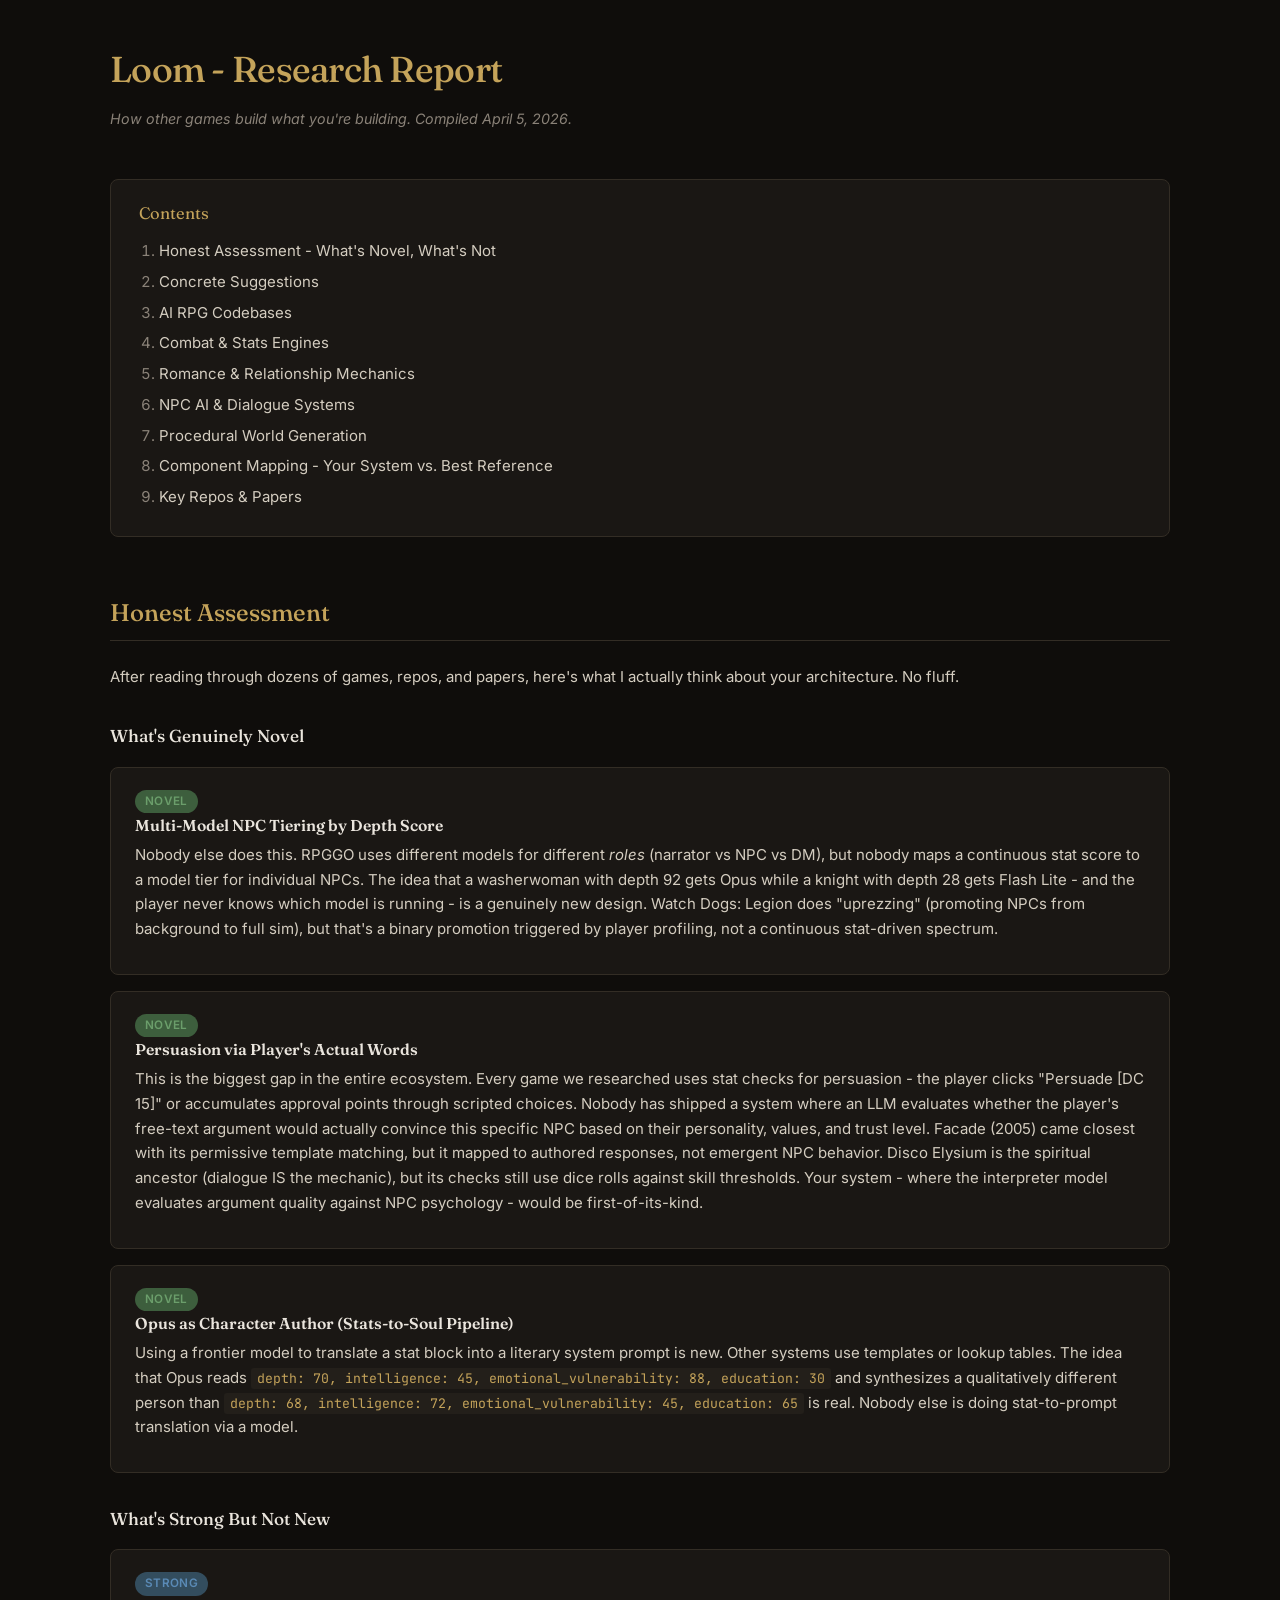
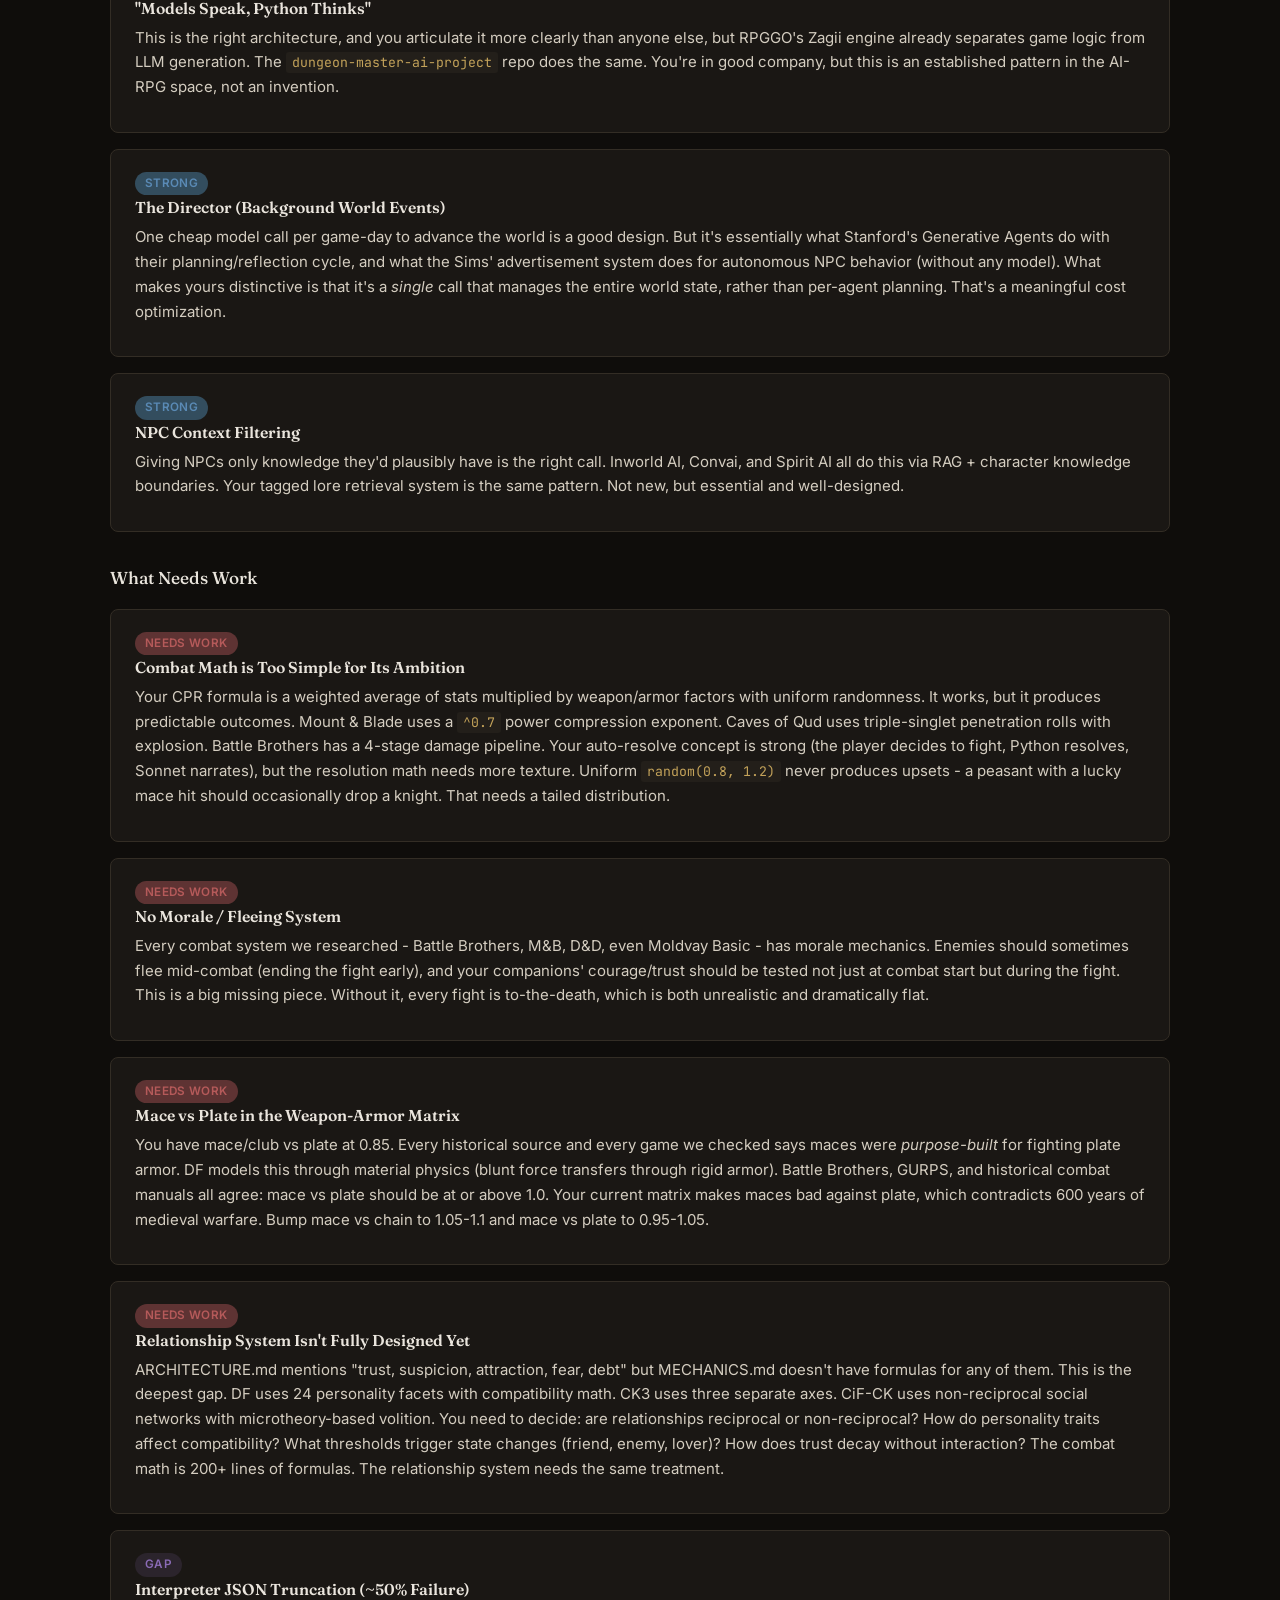
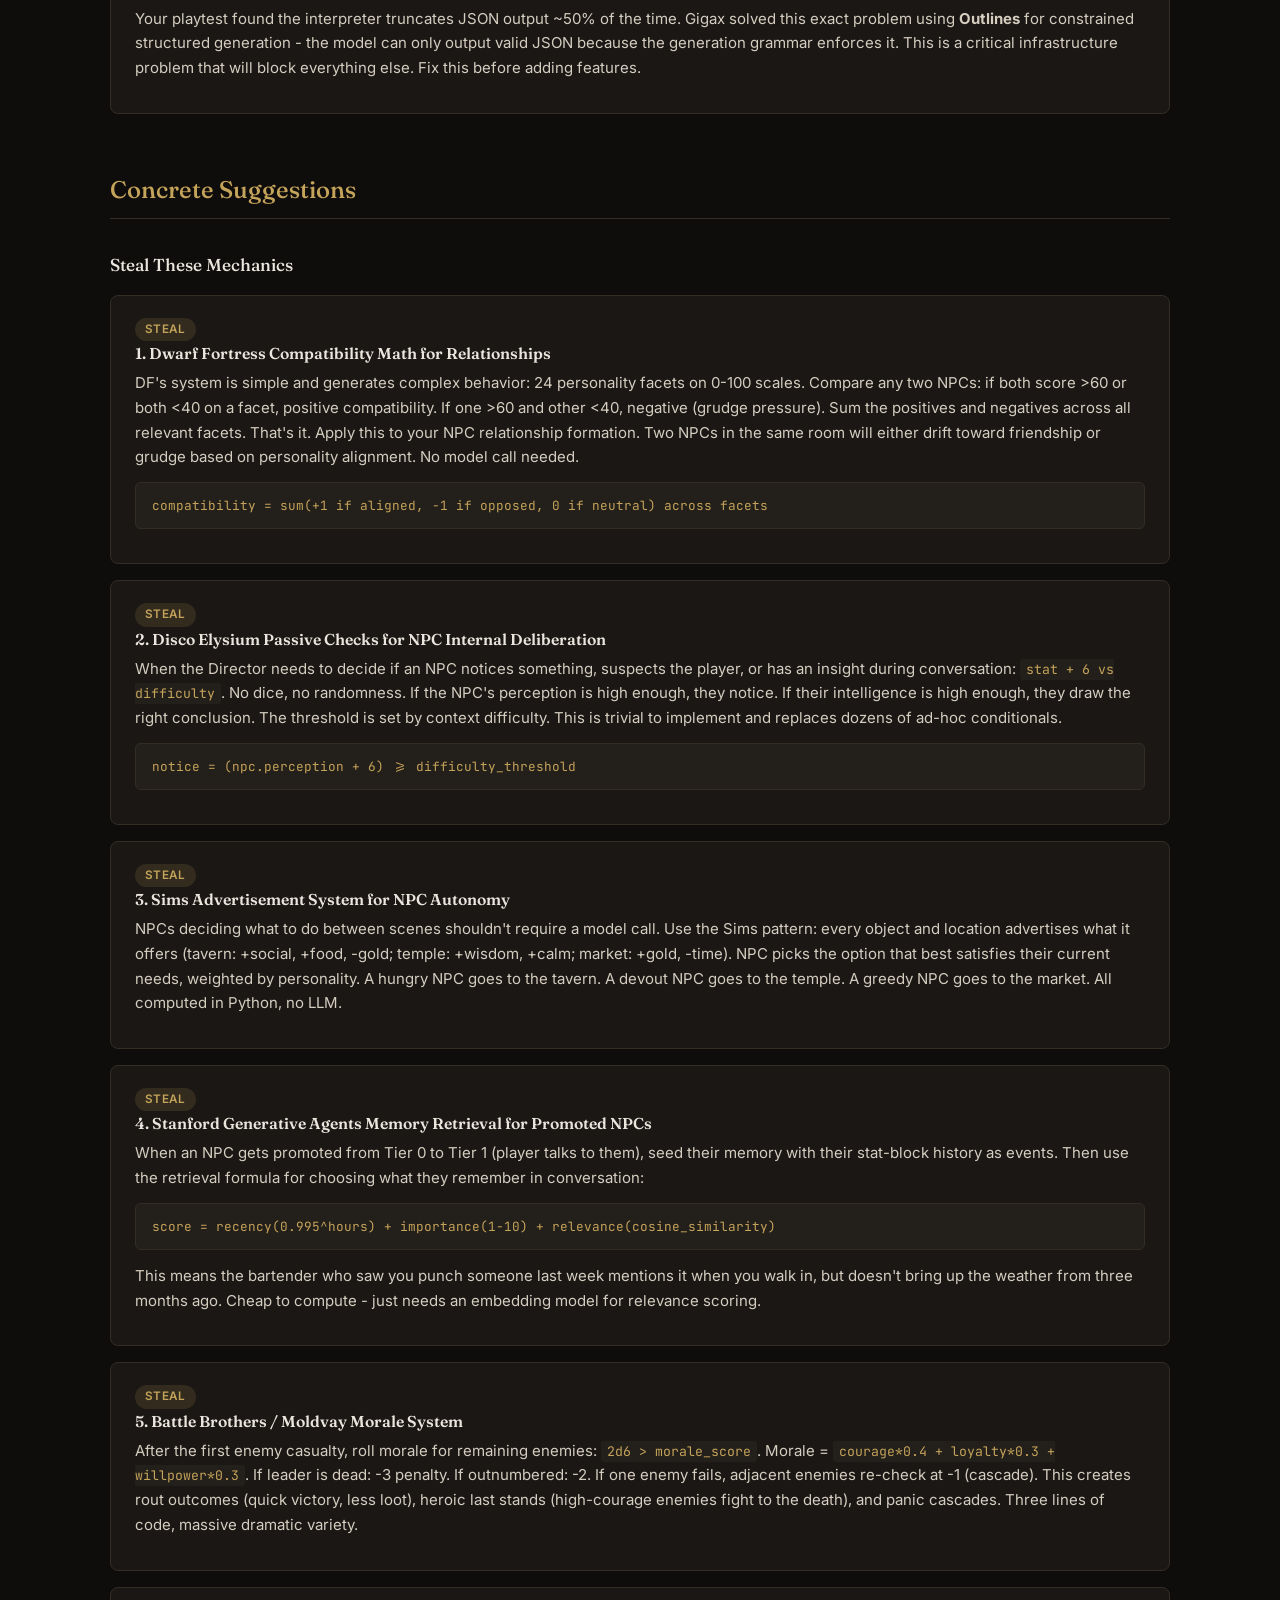
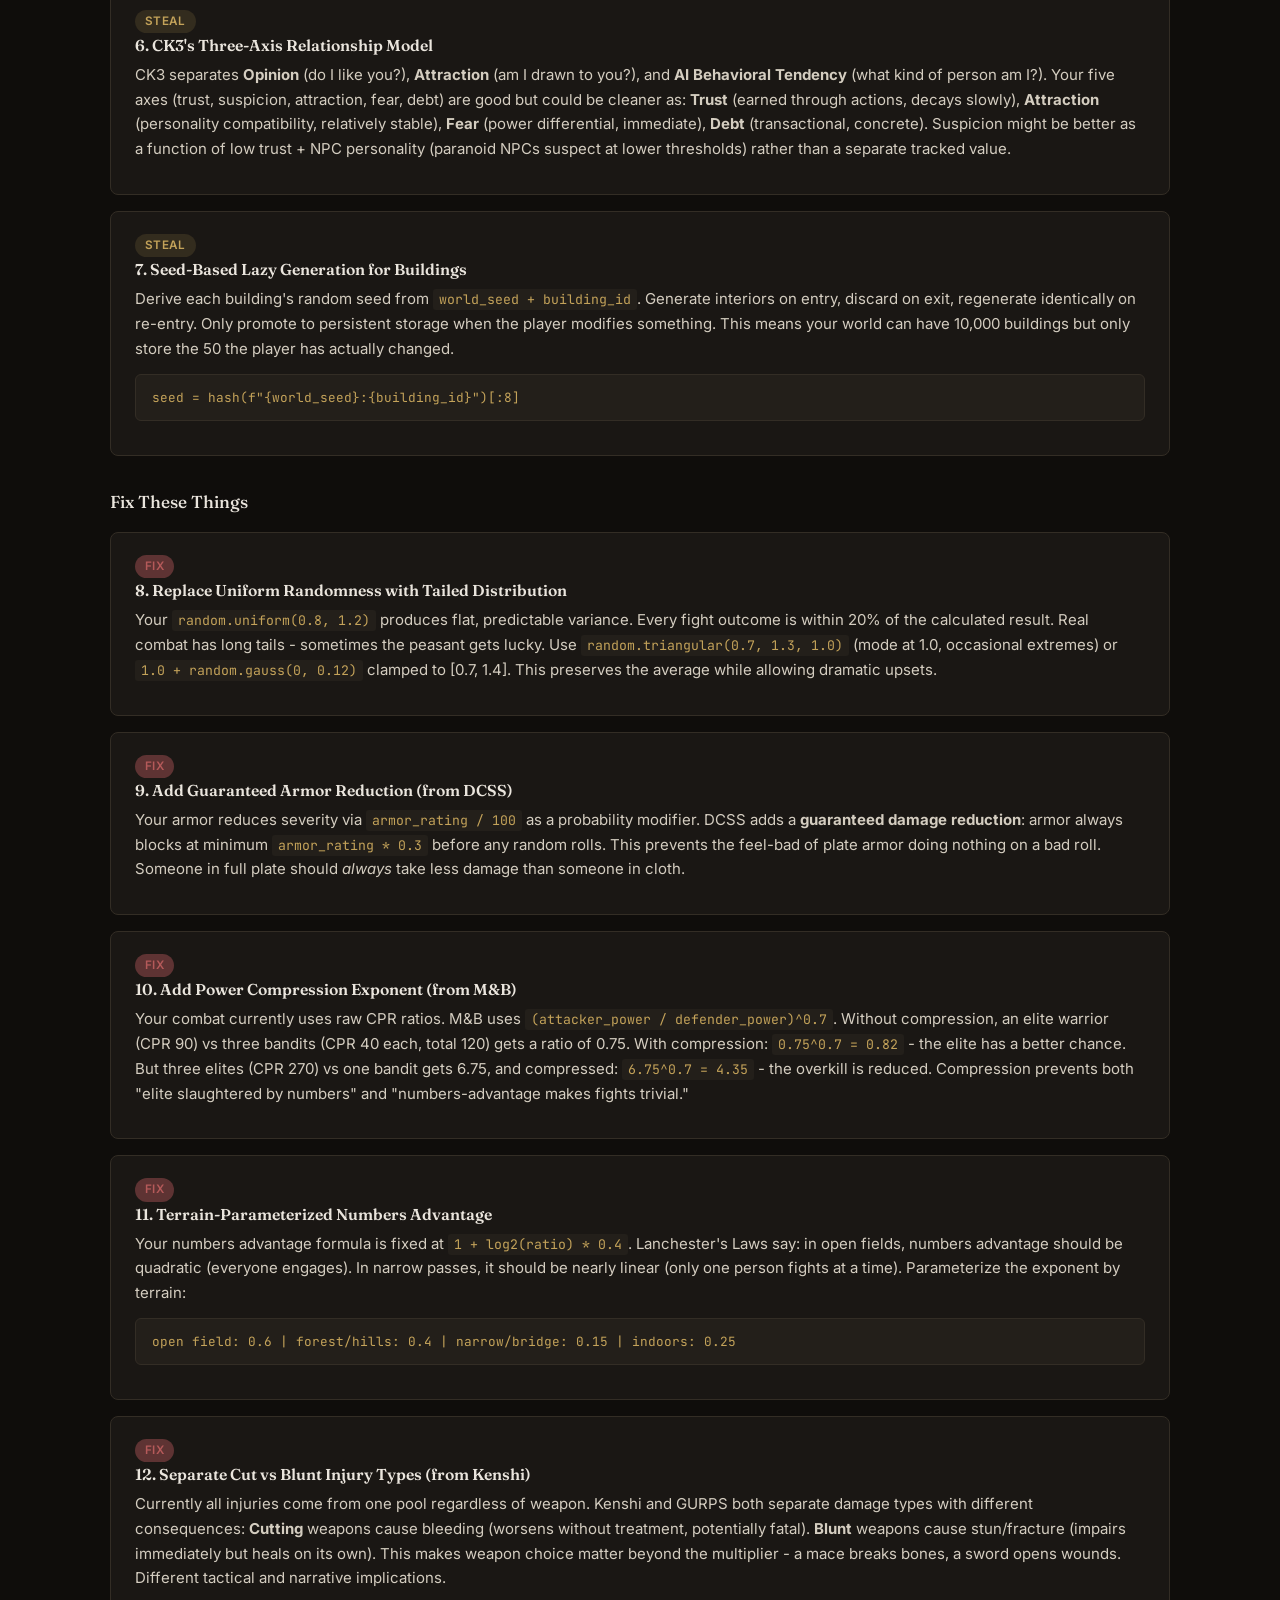
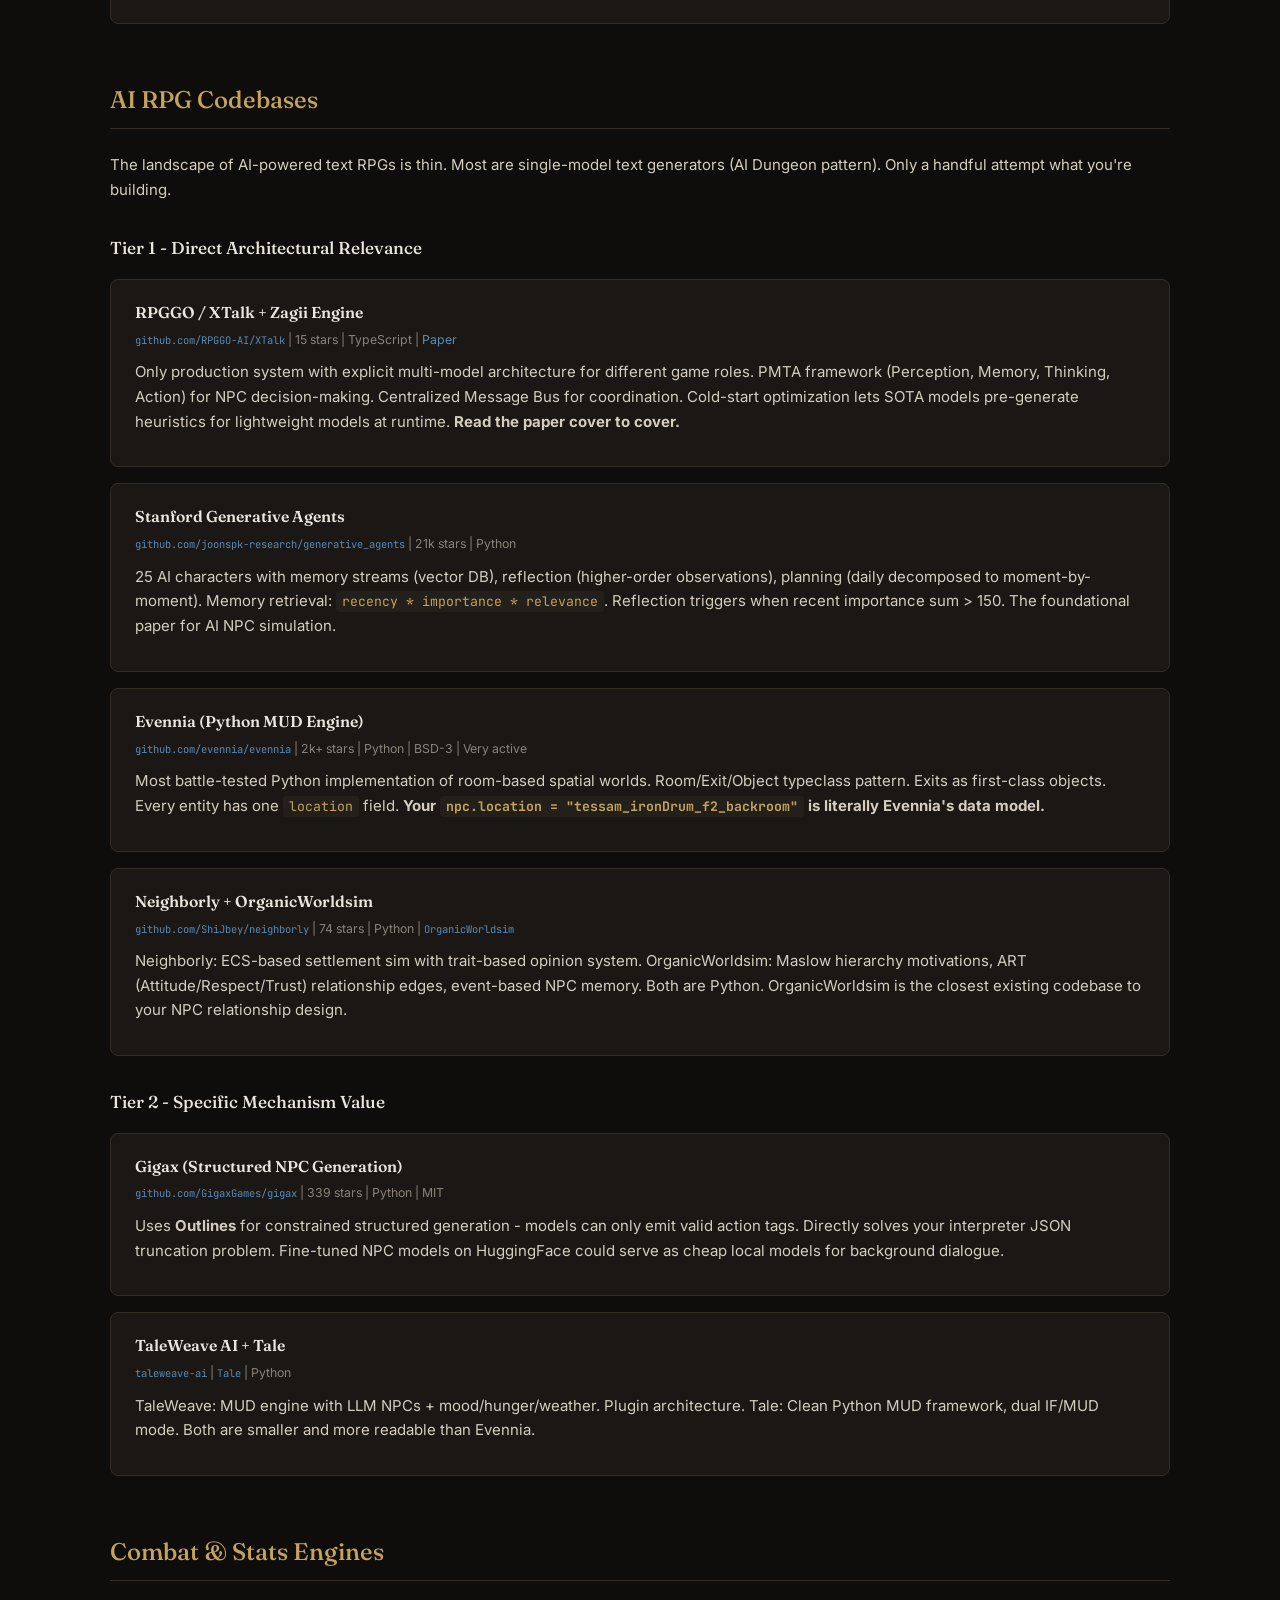
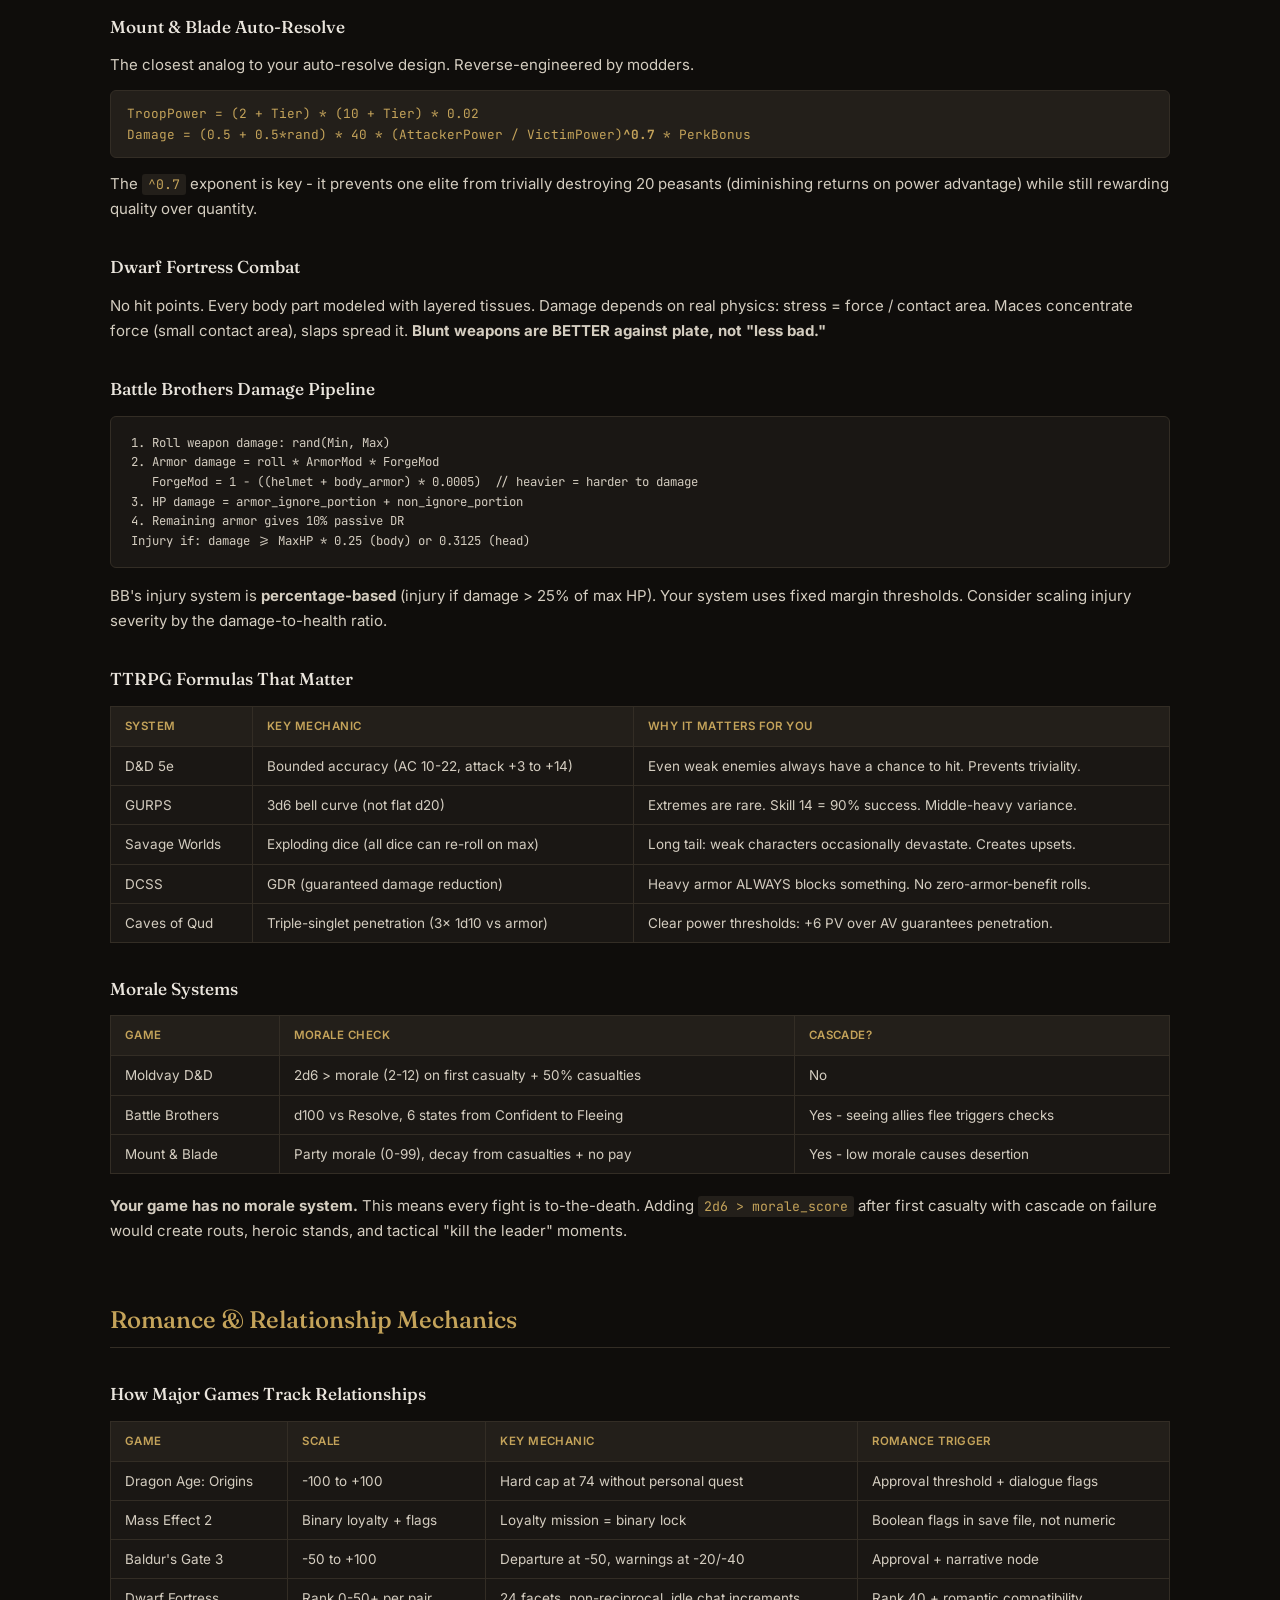
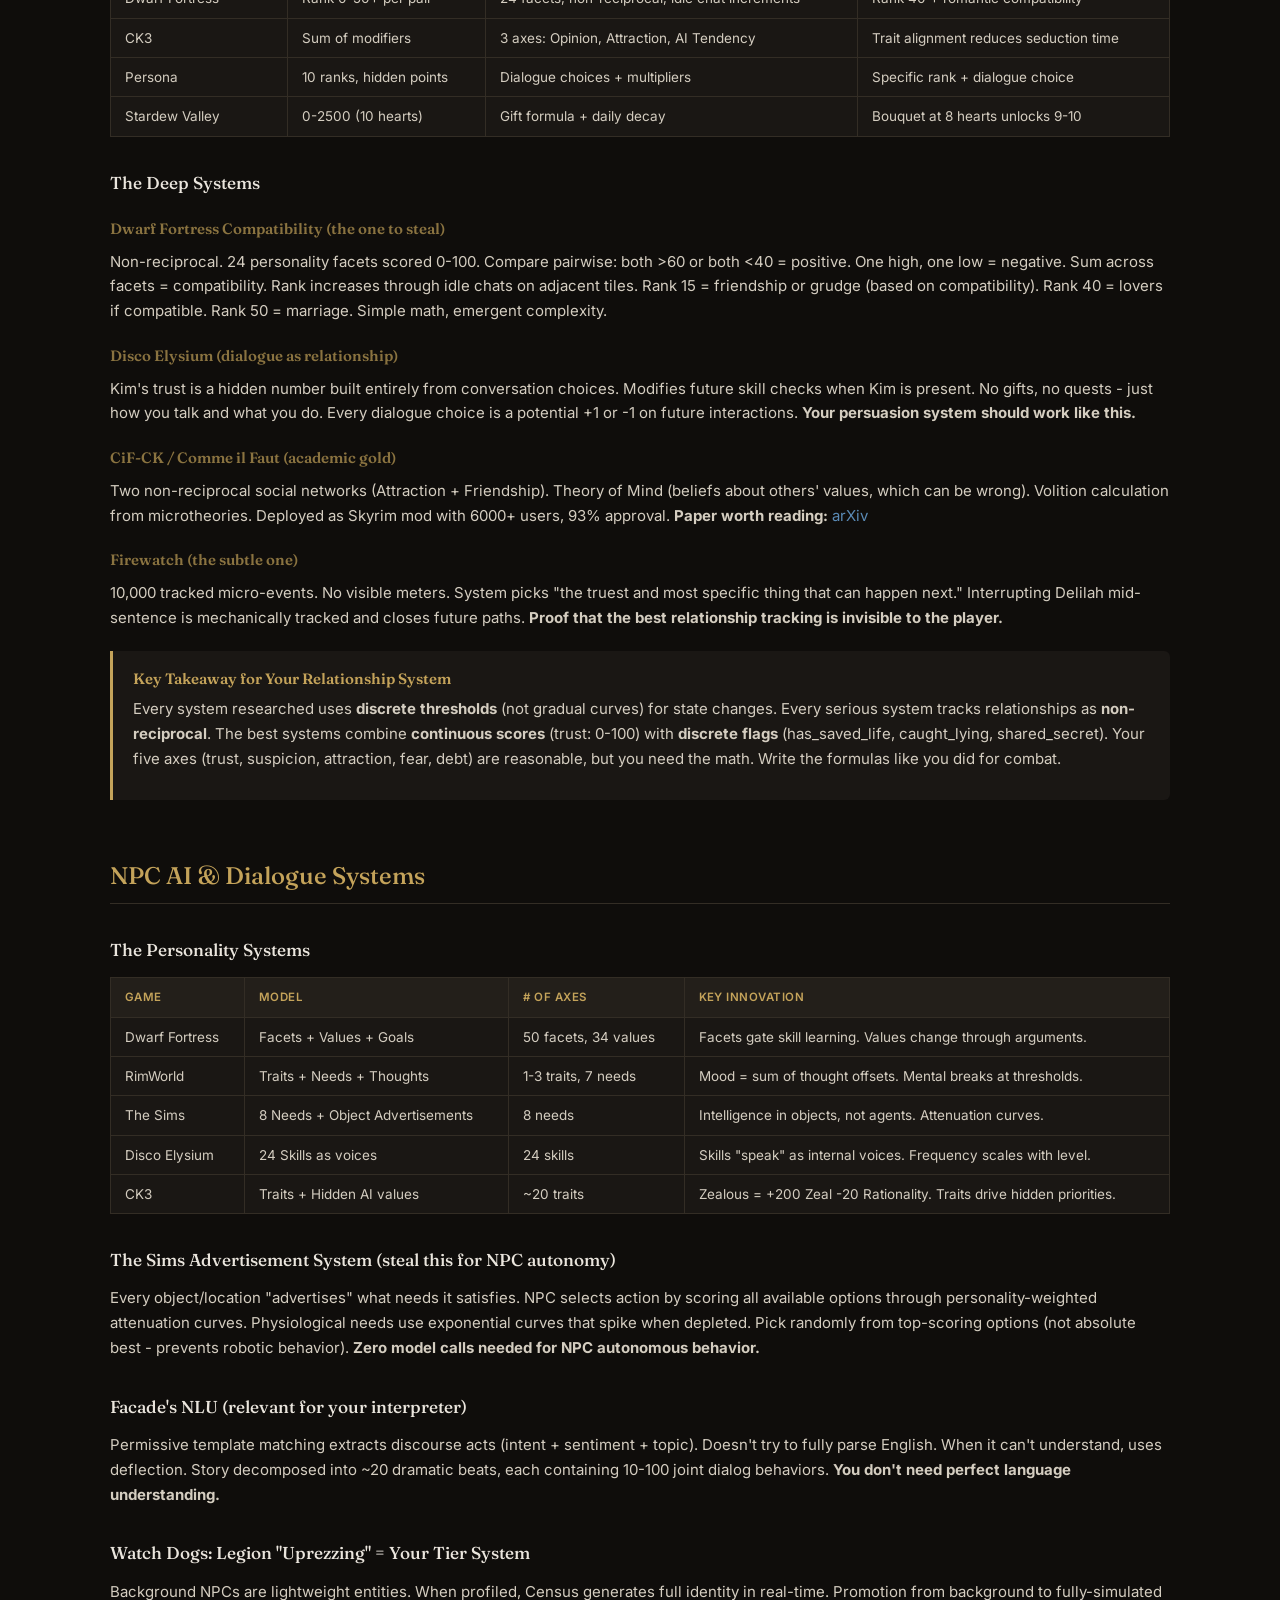
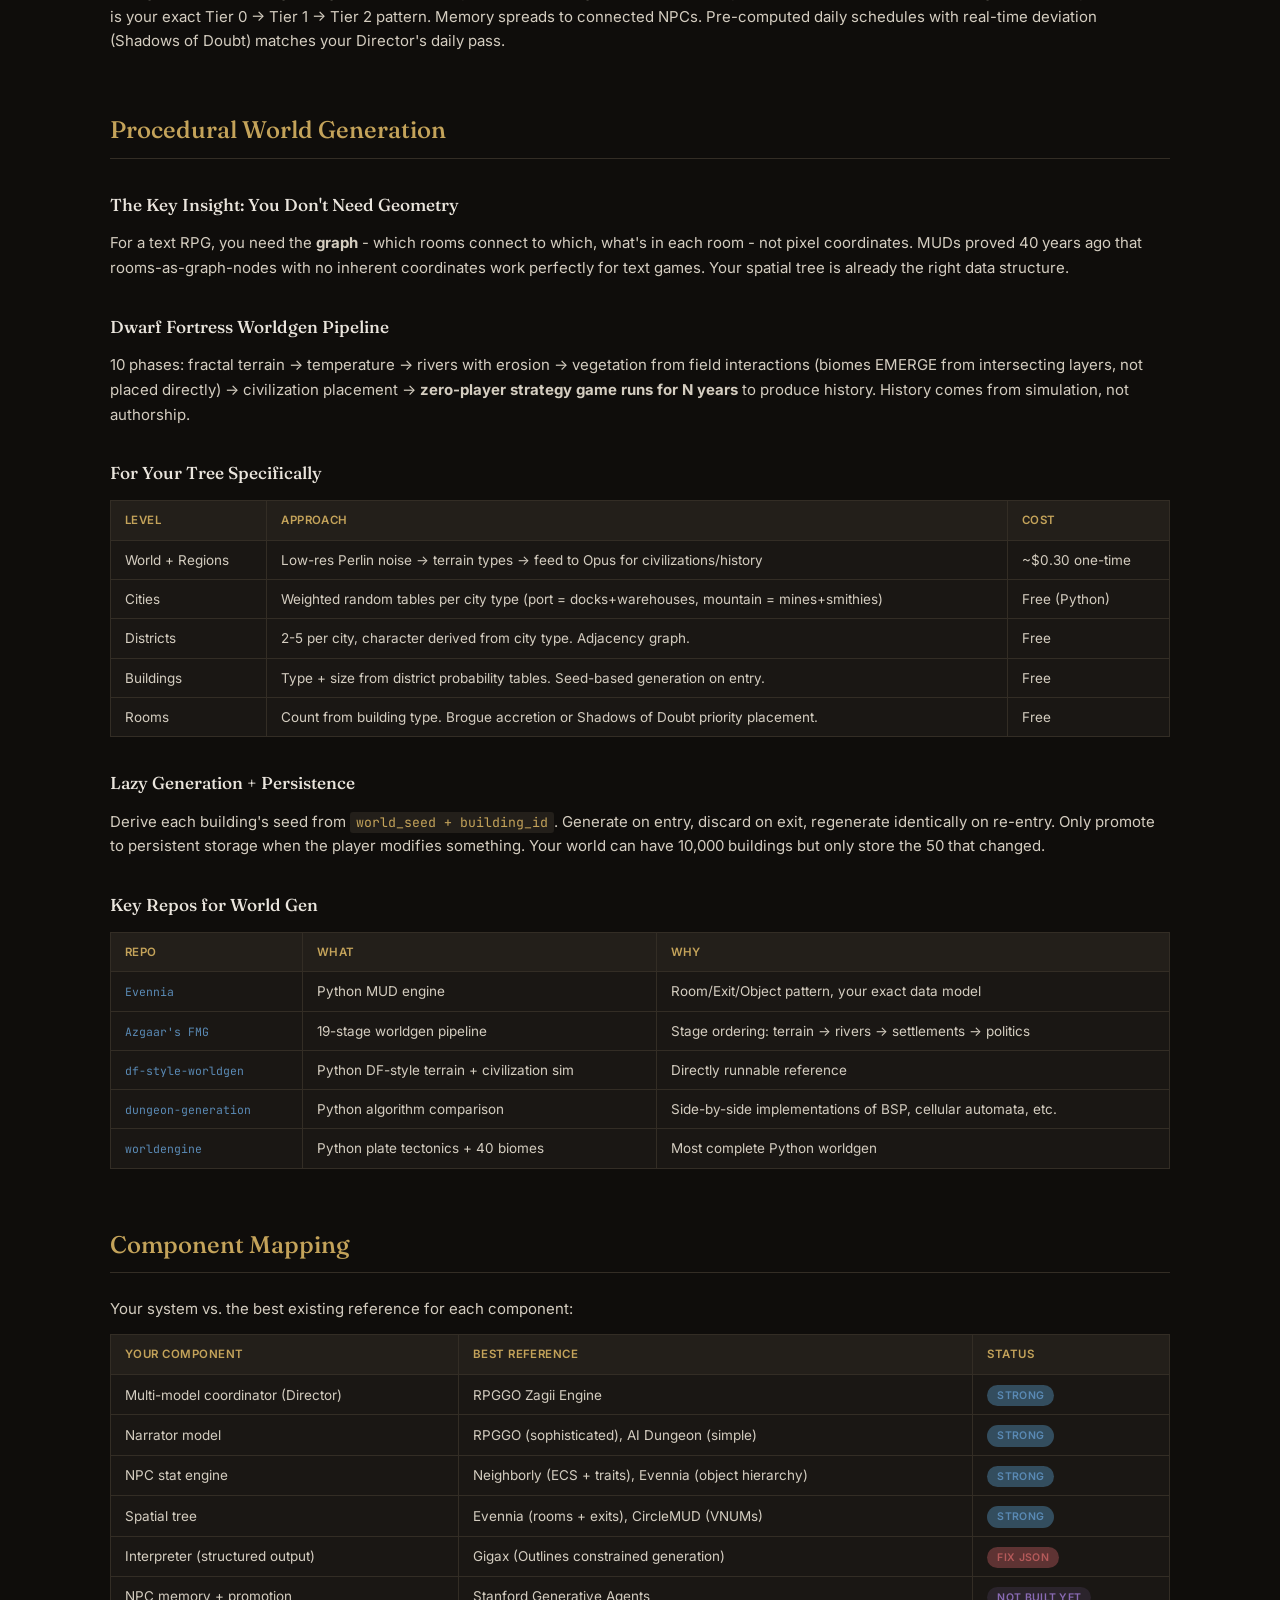
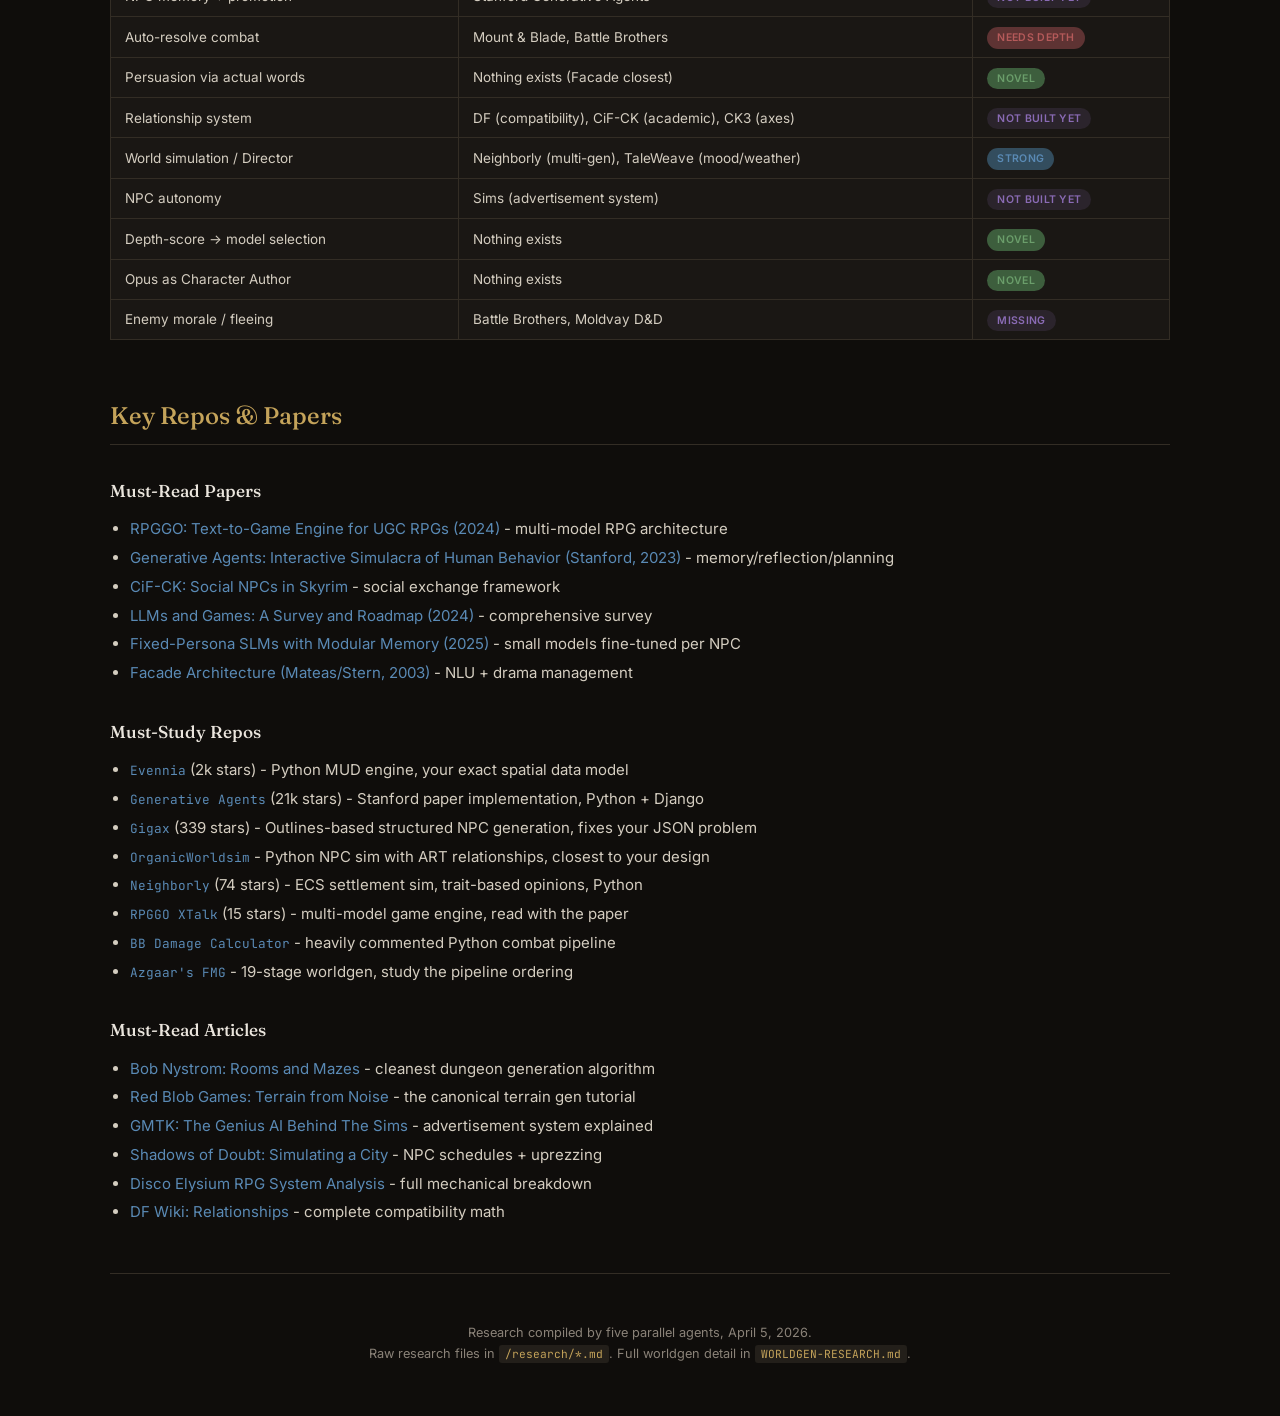
<file: research/research-report.html>
<!DOCTYPE html>
<html lang="en">
<head>
<meta charset="UTF-8">
<meta name="viewport" content="width=device-width, initial-scale=1.0">
<title>Loom — Research Report</title>
<style>
  @import url('https://fonts.googleapis.com/css2?family=Fraunces:ital,opsz,wght@0,9..144,300;0,9..144,500;0,9..144,700;1,9..144,400&family=Inter:wght@400;500;600&family=JetBrains+Mono:wght@400;500&display=swap');

  :root {
    --bg: #0f0d0b;
    --surface: #1a1714;
    --surface2: #231f1a;
    --border: #332d25;
    --gold: #c4a35a;
    --gold-dim: #8a7340;
    --text: #d4cdc0;
    --text-dim: #8a8278;
    --text-bright: #eae5dd;
    --green: #6b9e6b;
    --green-dim: #3d5e3d;
    --red: #b55a5a;
    --red-dim: #5e3333;
    --blue: #5a8ab5;
    --blue-dim: #334d5e;
    --orange: #b58a5a;
    --purple: #8a6bb5;
  }

  * { margin: 0; padding: 0; box-sizing: border-box; }

  body {
    background: var(--bg);
    color: var(--text);
    font-family: 'Inter', sans-serif;
    font-size: 15px;
    line-height: 1.65;
    padding: 40px 20px;
    max-width: 1100px;
    margin: 0 auto;
  }

  h1, h2, h3, h4 {
    font-family: 'Fraunces', serif;
    color: var(--text-bright);
    font-weight: 500;
  }

  h1 {
    font-size: 2.4em;
    margin-bottom: 8px;
    color: var(--gold);
    letter-spacing: -0.02em;
  }

  .subtitle {
    color: var(--text-dim);
    font-size: 0.95em;
    margin-bottom: 48px;
    font-style: italic;
  }

  h2 {
    font-size: 1.6em;
    margin: 56px 0 24px;
    padding-bottom: 8px;
    border-bottom: 1px solid var(--border);
    color: var(--gold);
  }

  h3 {
    font-size: 1.15em;
    margin: 32px 0 12px;
    color: var(--text-bright);
  }

  h4 {
    font-size: 1em;
    margin: 20px 0 8px;
    color: var(--gold-dim);
    font-weight: 600;
  }

  p { margin-bottom: 12px; }

  a {
    color: var(--blue);
    text-decoration: none;
    border-bottom: 1px solid transparent;
    transition: border-color 0.2s;
  }
  a:hover { border-bottom-color: var(--blue); }

  code {
    font-family: 'JetBrains Mono', monospace;
    background: var(--surface2);
    padding: 2px 6px;
    border-radius: 3px;
    font-size: 0.88em;
    color: var(--gold);
  }

  pre {
    background: var(--surface);
    border: 1px solid var(--border);
    border-radius: 6px;
    padding: 16px 20px;
    overflow-x: auto;
    margin: 12px 0 16px;
    font-family: 'JetBrains Mono', monospace;
    font-size: 0.82em;
    line-height: 1.6;
    color: var(--text);
  }

  table {
    width: 100%;
    border-collapse: collapse;
    margin: 12px 0 20px;
    font-size: 0.9em;
  }

  th {
    background: var(--surface2);
    color: var(--gold);
    font-weight: 600;
    text-align: left;
    padding: 10px 14px;
    border: 1px solid var(--border);
    font-family: 'Inter', sans-serif;
    font-size: 0.85em;
    text-transform: uppercase;
    letter-spacing: 0.04em;
  }

  td {
    padding: 8px 14px;
    border: 1px solid var(--border);
    background: var(--surface);
  }

  tr:hover td { background: var(--surface2); }

  .card {
    background: var(--surface);
    border: 1px solid var(--border);
    border-radius: 8px;
    padding: 20px 24px;
    margin: 16px 0;
  }

  .card-title {
    font-family: 'Fraunces', serif;
    color: var(--text-bright);
    font-size: 1.05em;
    font-weight: 600;
    margin-bottom: 4px;
  }

  .card-meta {
    color: var(--text-dim);
    font-size: 0.82em;
    margin-bottom: 10px;
  }

  .verdict {
    background: var(--surface);
    border-left: 3px solid var(--gold);
    padding: 16px 20px;
    margin: 20px 0;
    border-radius: 0 6px 6px 0;
  }

  .verdict-title {
    color: var(--gold);
    font-family: 'Fraunces', serif;
    font-weight: 600;
    font-size: 1em;
    margin-bottom: 6px;
  }

  .tag {
    display: inline-block;
    padding: 2px 10px;
    border-radius: 12px;
    font-size: 0.78em;
    font-weight: 600;
    margin-right: 6px;
    text-transform: uppercase;
    letter-spacing: 0.03em;
  }

  .tag-novel { background: var(--green-dim); color: var(--green); }
  .tag-strong { background: var(--blue-dim); color: var(--blue); }
  .tag-steal { background: rgba(196,163,90,0.15); color: var(--gold); }
  .tag-weak { background: var(--red-dim); color: var(--red); }
  .tag-gap { background: rgba(138,107,181,0.15); color: var(--purple); }

  .assessment-grid {
    display: grid;
    grid-template-columns: 1fr 1fr;
    gap: 16px;
    margin: 20px 0;
  }

  @media (max-width: 700px) {
    .assessment-grid { grid-template-columns: 1fr; }
  }

  .assessment-card {
    background: var(--surface);
    border: 1px solid var(--border);
    border-radius: 8px;
    padding: 16px 20px;
  }

  .assessment-card h4 {
    margin: 0 0 8px;
    font-size: 0.95em;
  }

  .toc {
    background: var(--surface);
    border: 1px solid var(--border);
    border-radius: 8px;
    padding: 20px 28px;
    margin: 24px 0 40px;
  }

  .toc-title {
    font-family: 'Fraunces', serif;
    color: var(--gold);
    font-size: 1.1em;
    margin-bottom: 12px;
  }

  .toc ol {
    padding-left: 20px;
    color: var(--text-dim);
  }

  .toc li {
    margin: 6px 0;
  }

  .toc a { color: var(--text); }
  .toc a:hover { color: var(--gold); }

  .repo-link {
    color: var(--blue);
    font-family: 'JetBrains Mono', monospace;
    font-size: 0.85em;
  }

  .formula {
    background: var(--surface2);
    border: 1px solid var(--border);
    border-radius: 6px;
    padding: 12px 16px;
    margin: 10px 0 14px;
    font-family: 'JetBrains Mono', monospace;
    font-size: 0.85em;
    color: var(--gold);
  }

  ul { padding-left: 20px; margin: 8px 0 12px; }
  li { margin: 4px 0; }

  .divider {
    border: none;
    border-top: 1px solid var(--border);
    margin: 48px 0;
  }

  .section-nav {
    display: flex;
    flex-wrap: wrap;
    gap: 8px;
    margin: 24px 0 40px;
  }

  .section-nav a {
    background: var(--surface);
    border: 1px solid var(--border);
    border-radius: 6px;
    padding: 8px 16px;
    font-size: 0.85em;
    color: var(--text);
    transition: all 0.2s;
  }

  .section-nav a:hover {
    border-color: var(--gold);
    color: var(--gold);
  }

  .comparison-row {
    display: grid;
    grid-template-columns: 180px 1fr 1fr;
    gap: 1px;
    background: var(--border);
    margin: 2px 0;
  }

  .comparison-row > div {
    background: var(--surface);
    padding: 8px 14px;
    font-size: 0.9em;
  }

  .comparison-row.header > div {
    background: var(--surface2);
    color: var(--gold);
    font-weight: 600;
    font-size: 0.82em;
    text-transform: uppercase;
    letter-spacing: 0.04em;
  }

  .comparison-row > div:first-child {
    color: var(--text-bright);
    font-weight: 500;
  }
</style>
</head>
<body>

<h1>Loom - Research Report</h1>
<p class="subtitle">How other games build what you're building. Compiled April 5, 2026.</p>

<nav class="toc">
  <div class="toc-title">Contents</div>
  <ol>
    <li><a href="#honest">Honest Assessment - What's Novel, What's Not</a></li>
    <li><a href="#suggestions">Concrete Suggestions</a></li>
    <li><a href="#codebases">AI RPG Codebases</a></li>
    <li><a href="#combat">Combat & Stats Engines</a></li>
    <li><a href="#relationships">Romance & Relationship Mechanics</a></li>
    <li><a href="#npcs">NPC AI & Dialogue Systems</a></li>
    <li><a href="#worldgen">Procedural World Generation</a></li>
    <li><a href="#mapping">Component Mapping - Your System vs. Best Reference</a></li>
    <li><a href="#repos">Key Repos & Papers</a></li>
  </ol>
</nav>

<!-- ==================== HONEST ASSESSMENT ==================== -->
<h2 id="honest">Honest Assessment</h2>

<p>After reading through dozens of games, repos, and papers, here's what I actually think about your architecture. No fluff.</p>

<h3>What's Genuinely Novel</h3>

<div class="card">
  <span class="tag tag-novel">Novel</span>
  <div class="card-title">Multi-Model NPC Tiering by Depth Score</div>
  <p>Nobody else does this. RPGGO uses different models for different <em>roles</em> (narrator vs NPC vs DM), but nobody maps a continuous stat score to a model tier for individual NPCs. The idea that a washerwoman with depth 92 gets Opus while a knight with depth 28 gets Flash Lite - and the player never knows which model is running - is a genuinely new design. Watch Dogs: Legion does "uprezzing" (promoting NPCs from background to full sim), but that's a binary promotion triggered by player profiling, not a continuous stat-driven spectrum.</p>
</div>

<div class="card">
  <span class="tag tag-novel">Novel</span>
  <div class="card-title">Persuasion via Player's Actual Words</div>
  <p>This is the biggest gap in the entire ecosystem. Every game we researched uses stat checks for persuasion - the player clicks "Persuade [DC 15]" or accumulates approval points through scripted choices. Nobody has shipped a system where an LLM evaluates whether the player's free-text argument would actually convince this specific NPC based on their personality, values, and trust level. Facade (2005) came closest with its permissive template matching, but it mapped to authored responses, not emergent NPC behavior. Disco Elysium is the spiritual ancestor (dialogue IS the mechanic), but its checks still use dice rolls against skill thresholds. Your system - where the interpreter model evaluates argument quality against NPC psychology - would be first-of-its-kind.</p>
</div>

<div class="card">
  <span class="tag tag-novel">Novel</span>
  <div class="card-title">Opus as Character Author (Stats-to-Soul Pipeline)</div>
  <p>Using a frontier model to translate a stat block into a literary system prompt is new. Other systems use templates or lookup tables. The idea that Opus reads <code>depth: 70, intelligence: 45, emotional_vulnerability: 88, education: 30</code> and synthesizes a qualitatively different person than <code>depth: 68, intelligence: 72, emotional_vulnerability: 45, education: 65</code> is real. Nobody else is doing stat-to-prompt translation via a model.</p>
</div>

<h3>What's Strong But Not New</h3>

<div class="card">
  <span class="tag tag-strong">Strong</span>
  <div class="card-title">"Models Speak, Python Thinks"</div>
  <p>This is the right architecture, and you articulate it more clearly than anyone else, but RPGGO's Zagii engine already separates game logic from LLM generation. The <code>dungeon-master-ai-project</code> repo does the same. You're in good company, but this is an established pattern in the AI-RPG space, not an invention.</p>
</div>

<div class="card">
  <span class="tag tag-strong">Strong</span>
  <div class="card-title">The Director (Background World Events)</div>
  <p>One cheap model call per game-day to advance the world is a good design. But it's essentially what Stanford's Generative Agents do with their planning/reflection cycle, and what the Sims' advertisement system does for autonomous NPC behavior (without any model). What makes yours distinctive is that it's a <em>single</em> call that manages the entire world state, rather than per-agent planning. That's a meaningful cost optimization.</p>
</div>

<div class="card">
  <span class="tag tag-strong">Strong</span>
  <div class="card-title">NPC Context Filtering</div>
  <p>Giving NPCs only knowledge they'd plausibly have is the right call. Inworld AI, Convai, and Spirit AI all do this via RAG + character knowledge boundaries. Your tagged lore retrieval system is the same pattern. Not new, but essential and well-designed.</p>
</div>

<h3>What Needs Work</h3>

<div class="card">
  <span class="tag tag-weak">Needs Work</span>
  <div class="card-title">Combat Math is Too Simple for Its Ambition</div>
  <p>Your CPR formula is a weighted average of stats multiplied by weapon/armor factors with uniform randomness. It works, but it produces predictable outcomes. Mount & Blade uses a <code>^0.7</code> power compression exponent. Caves of Qud uses triple-singlet penetration rolls with explosion. Battle Brothers has a 4-stage damage pipeline. Your auto-resolve concept is strong (the player decides to fight, Python resolves, Sonnet narrates), but the resolution math needs more texture. Uniform <code>random(0.8, 1.2)</code> never produces upsets - a peasant with a lucky mace hit should occasionally drop a knight. That needs a tailed distribution.</p>
</div>

<div class="card">
  <span class="tag tag-weak">Needs Work</span>
  <div class="card-title">No Morale / Fleeing System</div>
  <p>Every combat system we researched - Battle Brothers, M&B, D&D, even Moldvay Basic - has morale mechanics. Enemies should sometimes flee mid-combat (ending the fight early), and your companions' courage/trust should be tested not just at combat start but during the fight. This is a big missing piece. Without it, every fight is to-the-death, which is both unrealistic and dramatically flat.</p>
</div>

<div class="card">
  <span class="tag tag-weak">Needs Work</span>
  <div class="card-title">Mace vs Plate in the Weapon-Armor Matrix</div>
  <p>You have mace/club vs plate at 0.85. Every historical source and every game we checked says maces were <em>purpose-built</em> for fighting plate armor. DF models this through material physics (blunt force transfers through rigid armor). Battle Brothers, GURPS, and historical combat manuals all agree: mace vs plate should be at or above 1.0. Your current matrix makes maces bad against plate, which contradicts 600 years of medieval warfare. Bump mace vs chain to 1.05-1.1 and mace vs plate to 0.95-1.05.</p>
</div>

<div class="card">
  <span class="tag tag-weak">Needs Work</span>
  <div class="card-title">Relationship System Isn't Fully Designed Yet</div>
  <p>ARCHITECTURE.md mentions "trust, suspicion, attraction, fear, debt" but MECHANICS.md doesn't have formulas for any of them. This is the deepest gap. DF uses 24 personality facets with compatibility math. CK3 uses three separate axes. CiF-CK uses non-reciprocal social networks with microtheory-based volition. You need to decide: are relationships reciprocal or non-reciprocal? How do personality traits affect compatibility? What thresholds trigger state changes (friend, enemy, lover)? How does trust decay without interaction? The combat math is 200+ lines of formulas. The relationship system needs the same treatment.</p>
</div>

<div class="card">
  <span class="tag tag-gap">Gap</span>
  <div class="card-title">Interpreter JSON Truncation (~50% Failure)</div>
  <p>Your playtest found the interpreter truncates JSON output ~50% of the time. Gigax solved this exact problem using <strong>Outlines</strong> for constrained structured generation - the model can only output valid JSON because the generation grammar enforces it. This is a critical infrastructure problem that will block everything else. Fix this before adding features.</p>
</div>

<!-- ==================== SUGGESTIONS ==================== -->
<h2 id="suggestions">Concrete Suggestions</h2>

<h3>Steal These Mechanics</h3>

<div class="card">
  <span class="tag tag-steal">Steal</span>
  <div class="card-title">1. Dwarf Fortress Compatibility Math for Relationships</div>
  <p>DF's system is simple and generates complex behavior: 24 personality facets on 0-100 scales. Compare any two NPCs: if both score >60 or both <40 on a facet, positive compatibility. If one >60 and other <40, negative (grudge pressure). Sum the positives and negatives across all relevant facets. That's it. Apply this to your NPC relationship formation. Two NPCs in the same room will either drift toward friendship or grudge based on personality alignment. No model call needed.</p>
  <div class="formula">compatibility = sum(+1 if aligned, -1 if opposed, 0 if neutral) across facets</div>
</div>

<div class="card">
  <span class="tag tag-steal">Steal</span>
  <div class="card-title">2. Disco Elysium Passive Checks for NPC Internal Deliberation</div>
  <p>When the Director needs to decide if an NPC notices something, suspects the player, or has an insight during conversation: <code>stat + 6 vs difficulty</code>. No dice, no randomness. If the NPC's perception is high enough, they notice. If their intelligence is high enough, they draw the right conclusion. The threshold is set by context difficulty. This is trivial to implement and replaces dozens of ad-hoc conditionals.</p>
  <div class="formula">notice = (npc.perception + 6) >= difficulty_threshold</div>
</div>

<div class="card">
  <span class="tag tag-steal">Steal</span>
  <div class="card-title">3. Sims Advertisement System for NPC Autonomy</div>
  <p>NPCs deciding what to do between scenes shouldn't require a model call. Use the Sims pattern: every object and location advertises what it offers (tavern: +social, +food, -gold; temple: +wisdom, +calm; market: +gold, -time). NPC picks the option that best satisfies their current needs, weighted by personality. A hungry NPC goes to the tavern. A devout NPC goes to the temple. A greedy NPC goes to the market. All computed in Python, no LLM.</p>
</div>

<div class="card">
  <span class="tag tag-steal">Steal</span>
  <div class="card-title">4. Stanford Generative Agents Memory Retrieval for Promoted NPCs</div>
  <p>When an NPC gets promoted from Tier 0 to Tier 1 (player talks to them), seed their memory with their stat-block history as events. Then use the retrieval formula for choosing what they remember in conversation:</p>
  <div class="formula">score = recency(0.995^hours) + importance(1-10) + relevance(cosine_similarity)</div>
  <p>This means the bartender who saw you punch someone last week mentions it when you walk in, but doesn't bring up the weather from three months ago. Cheap to compute - just needs an embedding model for relevance scoring.</p>
</div>

<div class="card">
  <span class="tag tag-steal">Steal</span>
  <div class="card-title">5. Battle Brothers / Moldvay Morale System</div>
  <p>After the first enemy casualty, roll morale for remaining enemies: <code>2d6 > morale_score</code>. Morale = <code>courage*0.4 + loyalty*0.3 + willpower*0.3</code>. If leader is dead: -3 penalty. If outnumbered: -2. If one enemy fails, adjacent enemies re-check at -1 (cascade). This creates rout outcomes (quick victory, less loot), heroic last stands (high-courage enemies fight to the death), and panic cascades. Three lines of code, massive dramatic variety.</p>
</div>

<div class="card">
  <span class="tag tag-steal">Steal</span>
  <div class="card-title">6. CK3's Three-Axis Relationship Model</div>
  <p>CK3 separates <strong>Opinion</strong> (do I like you?), <strong>Attraction</strong> (am I drawn to you?), and <strong>AI Behavioral Tendency</strong> (what kind of person am I?). Your five axes (trust, suspicion, attraction, fear, debt) are good but could be cleaner as: <strong>Trust</strong> (earned through actions, decays slowly), <strong>Attraction</strong> (personality compatibility, relatively stable), <strong>Fear</strong> (power differential, immediate), <strong>Debt</strong> (transactional, concrete). Suspicion might be better as a function of low trust + NPC personality (paranoid NPCs suspect at lower thresholds) rather than a separate tracked value.</p>
</div>

<div class="card">
  <span class="tag tag-steal">Steal</span>
  <div class="card-title">7. Seed-Based Lazy Generation for Buildings</div>
  <p>Derive each building's random seed from <code>world_seed + building_id</code>. Generate interiors on entry, discard on exit, regenerate identically on re-entry. Only promote to persistent storage when the player modifies something. This means your world can have 10,000 buildings but only store the 50 the player has actually changed.</p>
  <div class="formula">seed = hash(f"{world_seed}:{building_id}")[:8]</div>
</div>

<h3>Fix These Things</h3>

<div class="card">
  <span class="tag tag-weak">Fix</span>
  <div class="card-title">8. Replace Uniform Randomness with Tailed Distribution</div>
  <p>Your <code>random.uniform(0.8, 1.2)</code> produces flat, predictable variance. Every fight outcome is within 20% of the calculated result. Real combat has long tails - sometimes the peasant gets lucky. Use <code>random.triangular(0.7, 1.3, 1.0)</code> (mode at 1.0, occasional extremes) or <code>1.0 + random.gauss(0, 0.12)</code> clamped to [0.7, 1.4]. This preserves the average while allowing dramatic upsets.</p>
</div>

<div class="card">
  <span class="tag tag-weak">Fix</span>
  <div class="card-title">9. Add Guaranteed Armor Reduction (from DCSS)</div>
  <p>Your armor reduces severity via <code>armor_rating / 100</code> as a probability modifier. DCSS adds a <strong>guaranteed damage reduction</strong>: armor always blocks at minimum <code>armor_rating * 0.3</code> before any random rolls. This prevents the feel-bad of plate armor doing nothing on a bad roll. Someone in full plate should <em>always</em> take less damage than someone in cloth.</p>
</div>

<div class="card">
  <span class="tag tag-weak">Fix</span>
  <div class="card-title">10. Add Power Compression Exponent (from M&B)</div>
  <p>Your combat currently uses raw CPR ratios. M&B uses <code>(attacker_power / defender_power)^0.7</code>. Without compression, an elite warrior (CPR 90) vs three bandits (CPR 40 each, total 120) gets a ratio of 0.75. With compression: <code>0.75^0.7 = 0.82</code> - the elite has a better chance. But three elites (CPR 270) vs one bandit gets 6.75, and compressed: <code>6.75^0.7 = 4.35</code> - the overkill is reduced. Compression prevents both "elite slaughtered by numbers" and "numbers-advantage makes fights trivial."</p>
</div>

<div class="card">
  <span class="tag tag-weak">Fix</span>
  <div class="card-title">11. Terrain-Parameterized Numbers Advantage</div>
  <p>Your numbers advantage formula is fixed at <code>1 + log2(ratio) * 0.4</code>. Lanchester's Laws say: in open fields, numbers advantage should be quadratic (everyone engages). In narrow passes, it should be nearly linear (only one person fights at a time). Parameterize the exponent by terrain:</p>
  <div class="formula">open field: 0.6 | forest/hills: 0.4 | narrow/bridge: 0.15 | indoors: 0.25</div>
</div>

<div class="card">
  <span class="tag tag-weak">Fix</span>
  <div class="card-title">12. Separate Cut vs Blunt Injury Types (from Kenshi)</div>
  <p>Currently all injuries come from one pool regardless of weapon. Kenshi and GURPS both separate damage types with different consequences: <strong>Cutting</strong> weapons cause bleeding (worsens without treatment, potentially fatal). <strong>Blunt</strong> weapons cause stun/fracture (impairs immediately but heals on its own). This makes weapon choice matter beyond the multiplier - a mace breaks bones, a sword opens wounds. Different tactical and narrative implications.</p>
</div>

<!-- ==================== CODEBASES ==================== -->
<h2 id="codebases">AI RPG Codebases</h2>

<p>The landscape of AI-powered text RPGs is thin. Most are single-model text generators (AI Dungeon pattern). Only a handful attempt what you're building.</p>

<h3>Tier 1 - Direct Architectural Relevance</h3>

<div class="card">
  <div class="card-title">RPGGO / XTalk + Zagii Engine</div>
  <div class="card-meta"><a class="repo-link" href="https://github.com/RPGGO-AI/XTalk">github.com/RPGGO-AI/XTalk</a> | 15 stars | TypeScript | <a href="https://arxiv.org/html/2407.08195v2">Paper</a></div>
  <p>Only production system with explicit multi-model architecture for different game roles. PMTA framework (Perception, Memory, Thinking, Action) for NPC decision-making. Centralized Message Bus for coordination. Cold-start optimization lets SOTA models pre-generate heuristics for lightweight models at runtime. <strong>Read the paper cover to cover.</strong></p>
</div>

<div class="card">
  <div class="card-title">Stanford Generative Agents</div>
  <div class="card-meta"><a class="repo-link" href="https://github.com/joonspk-research/generative_agents">github.com/joonspk-research/generative_agents</a> | 21k stars | Python</div>
  <p>25 AI characters with memory streams (vector DB), reflection (higher-order observations), planning (daily decomposed to moment-by-moment). Memory retrieval: <code>recency * importance * relevance</code>. Reflection triggers when recent importance sum > 150. The foundational paper for AI NPC simulation.</p>
</div>

<div class="card">
  <div class="card-title">Evennia (Python MUD Engine)</div>
  <div class="card-meta"><a class="repo-link" href="https://github.com/evennia/evennia">github.com/evennia/evennia</a> | 2k+ stars | Python | BSD-3 | Very active</div>
  <p>Most battle-tested Python implementation of room-based spatial worlds. Room/Exit/Object typeclass pattern. Exits as first-class objects. Every entity has one <code>location</code> field. <strong>Your <code>npc.location = "tessam_ironDrum_f2_backroom"</code> is literally Evennia's data model.</strong></p>
</div>

<div class="card">
  <div class="card-title">Neighborly + OrganicWorldsim</div>
  <div class="card-meta"><a class="repo-link" href="https://github.com/ShiJbey/neighborly">github.com/ShiJbey/neighborly</a> | 74 stars | Python | <a class="repo-link" href="https://github.com/Malacophonous/OrganicWorldsim">OrganicWorldsim</a></div>
  <p>Neighborly: ECS-based settlement sim with trait-based opinion system. OrganicWorldsim: Maslow hierarchy motivations, ART (Attitude/Respect/Trust) relationship edges, event-based NPC memory. Both are Python. OrganicWorldsim is the closest existing codebase to your NPC relationship design.</p>
</div>

<h3>Tier 2 - Specific Mechanism Value</h3>

<div class="card">
  <div class="card-title">Gigax (Structured NPC Generation)</div>
  <div class="card-meta"><a class="repo-link" href="https://github.com/GigaxGames/gigax">github.com/GigaxGames/gigax</a> | 339 stars | Python | MIT</div>
  <p>Uses <strong>Outlines</strong> for constrained structured generation - models can only emit valid action tags. Directly solves your interpreter JSON truncation problem. Fine-tuned NPC models on HuggingFace could serve as cheap local models for background dialogue.</p>
</div>

<div class="card">
  <div class="card-title">TaleWeave AI + Tale</div>
  <div class="card-meta"><a class="repo-link" href="https://github.com/ssube/taleweave-ai">taleweave-ai</a> | <a class="repo-link" href="https://github.com/irmen/Tale">Tale</a> | Python</div>
  <p>TaleWeave: MUD engine with LLM NPCs + mood/hunger/weather. Plugin architecture. Tale: Clean Python MUD framework, dual IF/MUD mode. Both are smaller and more readable than Evennia.</p>
</div>

<!-- ==================== COMBAT ==================== -->
<h2 id="combat">Combat & Stats Engines</h2>

<h3>Mount & Blade Auto-Resolve</h3>
<p>The closest analog to your auto-resolve design. Reverse-engineered by modders.</p>

<div class="formula">
TroopPower = (2 + Tier) * (10 + Tier) * 0.02<br>
Damage = (0.5 + 0.5*rand) * 40 * (AttackerPower / VictimPower)<strong>^0.7</strong> * PerkBonus
</div>

<p>The <code>^0.7</code> exponent is key - it prevents one elite from trivially destroying 20 peasants (diminishing returns on power advantage) while still rewarding quality over quantity.</p>

<h3>Dwarf Fortress Combat</h3>
<p>No hit points. Every body part modeled with layered tissues. Damage depends on real physics: stress = force / contact area. Maces concentrate force (small contact area), slaps spread it. <strong>Blunt weapons are BETTER against plate, not "less bad."</strong></p>

<h3>Battle Brothers Damage Pipeline</h3>
<pre>
1. Roll weapon damage: rand(Min, Max)
2. Armor damage = roll * ArmorMod * ForgeMod
   ForgeMod = 1 - ((helmet + body_armor) * 0.0005)  // heavier = harder to damage
3. HP damage = armor_ignore_portion + non_ignore_portion
4. Remaining armor gives 10% passive DR
Injury if: damage >= MaxHP * 0.25 (body) or 0.3125 (head)
</pre>
<p>BB's injury system is <strong>percentage-based</strong> (injury if damage > 25% of max HP). Your system uses fixed margin thresholds. Consider scaling injury severity by the damage-to-health ratio.</p>

<h3>TTRPG Formulas That Matter</h3>

<table>
  <tr><th>System</th><th>Key Mechanic</th><th>Why It Matters for You</th></tr>
  <tr><td>D&D 5e</td><td>Bounded accuracy (AC 10-22, attack +3 to +14)</td><td>Even weak enemies always have a chance to hit. Prevents triviality.</td></tr>
  <tr><td>GURPS</td><td>3d6 bell curve (not flat d20)</td><td>Extremes are rare. Skill 14 = 90% success. Middle-heavy variance.</td></tr>
  <tr><td>Savage Worlds</td><td>Exploding dice (all dice can re-roll on max)</td><td>Long tail: weak characters occasionally devastate. Creates upsets.</td></tr>
  <tr><td>DCSS</td><td>GDR (guaranteed damage reduction)</td><td>Heavy armor ALWAYS blocks something. No zero-armor-benefit rolls.</td></tr>
  <tr><td>Caves of Qud</td><td>Triple-singlet penetration (3x 1d10 vs armor)</td><td>Clear power thresholds: +6 PV over AV guarantees penetration.</td></tr>
</table>

<h3>Morale Systems</h3>

<table>
  <tr><th>Game</th><th>Morale Check</th><th>Cascade?</th></tr>
  <tr><td>Moldvay D&D</td><td>2d6 > morale (2-12) on first casualty + 50% casualties</td><td>No</td></tr>
  <tr><td>Battle Brothers</td><td>d100 vs Resolve, 6 states from Confident to Fleeing</td><td>Yes - seeing allies flee triggers checks</td></tr>
  <tr><td>Mount & Blade</td><td>Party morale (0-99), decay from casualties + no pay</td><td>Yes - low morale causes desertion</td></tr>
</table>

<p><strong>Your game has no morale system.</strong> This means every fight is to-the-death. Adding <code>2d6 > morale_score</code> after first casualty with cascade on failure would create routs, heroic stands, and tactical "kill the leader" moments.</p>

<!-- ==================== RELATIONSHIPS ==================== -->
<h2 id="relationships">Romance & Relationship Mechanics</h2>

<h3>How Major Games Track Relationships</h3>

<table>
  <tr><th>Game</th><th>Scale</th><th>Key Mechanic</th><th>Romance Trigger</th></tr>
  <tr><td>Dragon Age: Origins</td><td>-100 to +100</td><td>Hard cap at 74 without personal quest</td><td>Approval threshold + dialogue flags</td></tr>
  <tr><td>Mass Effect 2</td><td>Binary loyalty + flags</td><td>Loyalty mission = binary lock</td><td>Boolean flags in save file, not numeric</td></tr>
  <tr><td>Baldur's Gate 3</td><td>-50 to +100</td><td>Departure at -50, warnings at -20/-40</td><td>Approval + narrative node</td></tr>
  <tr><td>Dwarf Fortress</td><td>Rank 0-50+ per pair</td><td>24 facets, non-reciprocal, idle chat increments</td><td>Rank 40 + romantic compatibility</td></tr>
  <tr><td>CK3</td><td>Sum of modifiers</td><td>3 axes: Opinion, Attraction, AI Tendency</td><td>Trait alignment reduces seduction time</td></tr>
  <tr><td>Persona</td><td>10 ranks, hidden points</td><td>Dialogue choices + multipliers</td><td>Specific rank + dialogue choice</td></tr>
  <tr><td>Stardew Valley</td><td>0-2500 (10 hearts)</td><td>Gift formula + daily decay</td><td>Bouquet at 8 hearts unlocks 9-10</td></tr>
</table>

<h3>The Deep Systems</h3>

<h4>Dwarf Fortress Compatibility (the one to steal)</h4>
<p>Non-reciprocal. 24 personality facets scored 0-100. Compare pairwise: both >60 or both <40 = positive. One high, one low = negative. Sum across facets = compatibility. Rank increases through idle chats on adjacent tiles. Rank 15 = friendship or grudge (based on compatibility). Rank 40 = lovers if compatible. Rank 50 = marriage. Simple math, emergent complexity.</p>

<h4>Disco Elysium (dialogue as relationship)</h4>
<p>Kim's trust is a hidden number built entirely from conversation choices. Modifies future skill checks when Kim is present. No gifts, no quests - just how you talk and what you do. Every dialogue choice is a potential +1 or -1 on future interactions. <strong>Your persuasion system should work like this.</strong></p>

<h4>CiF-CK / Comme il Faut (academic gold)</h4>
<p>Two non-reciprocal social networks (Attraction + Friendship). Theory of Mind (beliefs about others' values, which can be wrong). Volition calculation from microtheories. Deployed as Skyrim mod with 6000+ users, 93% approval. <strong>Paper worth reading:</strong> <a href="https://ar5iv.labs.arxiv.org/html/2207.13398">arXiv</a></p>

<h4>Firewatch (the subtle one)</h4>
<p>10,000 tracked micro-events. No visible meters. System picks "the truest and most specific thing that can happen next." Interrupting Delilah mid-sentence is mechanically tracked and closes future paths. <strong>Proof that the best relationship tracking is invisible to the player.</strong></p>

<div class="verdict">
  <div class="verdict-title">Key Takeaway for Your Relationship System</div>
  <p>Every system researched uses <strong>discrete thresholds</strong> (not gradual curves) for state changes. Every serious system tracks relationships as <strong>non-reciprocal</strong>. The best systems combine <strong>continuous scores</strong> (trust: 0-100) with <strong>discrete flags</strong> (has_saved_life, caught_lying, shared_secret). Your five axes (trust, suspicion, attraction, fear, debt) are reasonable, but you need the math. Write the formulas like you did for combat.</p>
</div>

<!-- ==================== NPC AI ==================== -->
<h2 id="npcs">NPC AI & Dialogue Systems</h2>

<h3>The Personality Systems</h3>

<table>
  <tr><th>Game</th><th>Model</th><th># of Axes</th><th>Key Innovation</th></tr>
  <tr><td>Dwarf Fortress</td><td>Facets + Values + Goals</td><td>50 facets, 34 values</td><td>Facets gate skill learning. Values change through arguments.</td></tr>
  <tr><td>RimWorld</td><td>Traits + Needs + Thoughts</td><td>1-3 traits, 7 needs</td><td>Mood = sum of thought offsets. Mental breaks at thresholds.</td></tr>
  <tr><td>The Sims</td><td>8 Needs + Object Advertisements</td><td>8 needs</td><td>Intelligence in objects, not agents. Attenuation curves.</td></tr>
  <tr><td>Disco Elysium</td><td>24 Skills as voices</td><td>24 skills</td><td>Skills "speak" as internal voices. Frequency scales with level.</td></tr>
  <tr><td>CK3</td><td>Traits + Hidden AI values</td><td>~20 traits</td><td>Zealous = +200 Zeal -20 Rationality. Traits drive hidden priorities.</td></tr>
</table>

<h3>The Sims Advertisement System (steal this for NPC autonomy)</h3>
<p>Every object/location "advertises" what needs it satisfies. NPC selects action by scoring all available options through personality-weighted attenuation curves. Physiological needs use exponential curves that spike when depleted. Pick randomly from top-scoring options (not absolute best - prevents robotic behavior). <strong>Zero model calls needed for NPC autonomous behavior.</strong></p>

<h3>Facade's NLU (relevant for your interpreter)</h3>
<p>Permissive template matching extracts discourse acts (intent + sentiment + topic). Doesn't try to fully parse English. When it can't understand, uses deflection. Story decomposed into ~20 dramatic beats, each containing 10-100 joint dialog behaviors. <strong>You don't need perfect language understanding.</strong></p>

<h3>Watch Dogs: Legion "Uprezzing" = Your Tier System</h3>
<p>Background NPCs are lightweight entities. When profiled, Census generates full identity in real-time. Promotion from background to fully-simulated is your exact Tier 0 → Tier 1 → Tier 2 pattern. Memory spreads to connected NPCs. Pre-computed daily schedules with real-time deviation (Shadows of Doubt) matches your Director's daily pass.</p>

<!-- ==================== WORLD GEN ==================== -->
<h2 id="worldgen">Procedural World Generation</h2>

<h3>The Key Insight: You Don't Need Geometry</h3>
<p>For a text RPG, you need the <strong>graph</strong> - which rooms connect to which, what's in each room - not pixel coordinates. MUDs proved 40 years ago that rooms-as-graph-nodes with no inherent coordinates work perfectly for text games. Your spatial tree is already the right data structure.</p>

<h3>Dwarf Fortress Worldgen Pipeline</h3>
<p>10 phases: fractal terrain → temperature → rivers with erosion → vegetation from field interactions (biomes EMERGE from intersecting layers, not placed directly) → civilization placement → <strong>zero-player strategy game runs for N years</strong> to produce history. History comes from simulation, not authorship.</p>

<h3>For Your Tree Specifically</h3>

<table>
  <tr><th>Level</th><th>Approach</th><th>Cost</th></tr>
  <tr><td>World + Regions</td><td>Low-res Perlin noise → terrain types → feed to Opus for civilizations/history</td><td>~$0.30 one-time</td></tr>
  <tr><td>Cities</td><td>Weighted random tables per city type (port = docks+warehouses, mountain = mines+smithies)</td><td>Free (Python)</td></tr>
  <tr><td>Districts</td><td>2-5 per city, character derived from city type. Adjacency graph.</td><td>Free</td></tr>
  <tr><td>Buildings</td><td>Type + size from district probability tables. Seed-based generation on entry.</td><td>Free</td></tr>
  <tr><td>Rooms</td><td>Count from building type. Brogue accretion or Shadows of Doubt priority placement.</td><td>Free</td></tr>
</table>

<h3>Lazy Generation + Persistence</h3>
<p>Derive each building's seed from <code>world_seed + building_id</code>. Generate on entry, discard on exit, regenerate identically on re-entry. Only promote to persistent storage when the player modifies something. Your world can have 10,000 buildings but only store the 50 that changed.</p>

<h3>Key Repos for World Gen</h3>
<table>
  <tr><th>Repo</th><th>What</th><th>Why</th></tr>
  <tr><td><a class="repo-link" href="https://github.com/evennia/evennia">Evennia</a></td><td>Python MUD engine</td><td>Room/Exit/Object pattern, your exact data model</td></tr>
  <tr><td><a class="repo-link" href="https://github.com/Azgaar/Fantasy-Map-Generator">Azgaar's FMG</a></td><td>19-stage worldgen pipeline</td><td>Stage ordering: terrain → rivers → settlements → politics</td></tr>
  <tr><td><a class="repo-link" href="https://github.com/Dozed12/df-style-worldgen">df-style-worldgen</a></td><td>Python DF-style terrain + civilization sim</td><td>Directly runnable reference</td></tr>
  <tr><td><a class="repo-link" href="https://github.com/AtTheMatinee/dungeon-generation">dungeon-generation</a></td><td>Python algorithm comparison</td><td>Side-by-side implementations of BSP, cellular automata, etc.</td></tr>
  <tr><td><a class="repo-link" href="https://github.com/Mindwerks/worldengine">worldengine</a></td><td>Python plate tectonics + 40 biomes</td><td>Most complete Python worldgen</td></tr>
</table>

<!-- ==================== MAPPING ==================== -->
<h2 id="mapping">Component Mapping</h2>

<p>Your system vs. the best existing reference for each component:</p>

<table>
  <tr><th>Your Component</th><th>Best Reference</th><th>Status</th></tr>
  <tr><td>Multi-model coordinator (Director)</td><td>RPGGO Zagii Engine</td><td><span class="tag tag-strong">Strong</span></td></tr>
  <tr><td>Narrator model</td><td>RPGGO (sophisticated), AI Dungeon (simple)</td><td><span class="tag tag-strong">Strong</span></td></tr>
  <tr><td>NPC stat engine</td><td>Neighborly (ECS + traits), Evennia (object hierarchy)</td><td><span class="tag tag-strong">Strong</span></td></tr>
  <tr><td>Spatial tree</td><td>Evennia (rooms + exits), CircleMUD (VNUMs)</td><td><span class="tag tag-strong">Strong</span></td></tr>
  <tr><td>Interpreter (structured output)</td><td>Gigax (Outlines constrained generation)</td><td><span class="tag tag-weak">Fix JSON</span></td></tr>
  <tr><td>NPC memory + promotion</td><td>Stanford Generative Agents</td><td><span class="tag tag-gap">Not built yet</span></td></tr>
  <tr><td>Auto-resolve combat</td><td>Mount & Blade, Battle Brothers</td><td><span class="tag tag-weak">Needs depth</span></td></tr>
  <tr><td>Persuasion via actual words</td><td>Nothing exists (Facade closest)</td><td><span class="tag tag-novel">Novel</span></td></tr>
  <tr><td>Relationship system</td><td>DF (compatibility), CiF-CK (academic), CK3 (axes)</td><td><span class="tag tag-gap">Not built yet</span></td></tr>
  <tr><td>World simulation / Director</td><td>Neighborly (multi-gen), TaleWeave (mood/weather)</td><td><span class="tag tag-strong">Strong</span></td></tr>
  <tr><td>NPC autonomy</td><td>Sims (advertisement system)</td><td><span class="tag tag-gap">Not built yet</span></td></tr>
  <tr><td>Depth-score → model selection</td><td>Nothing exists</td><td><span class="tag tag-novel">Novel</span></td></tr>
  <tr><td>Opus as Character Author</td><td>Nothing exists</td><td><span class="tag tag-novel">Novel</span></td></tr>
  <tr><td>Enemy morale / fleeing</td><td>Battle Brothers, Moldvay D&D</td><td><span class="tag tag-gap">Missing</span></td></tr>
</table>

<!-- ==================== REPOS ==================== -->
<h2 id="repos">Key Repos & Papers</h2>

<h3>Must-Read Papers</h3>
<ul>
  <li><a href="https://arxiv.org/html/2407.08195v2">RPGGO: Text-to-Game Engine for UGC RPGs (2024)</a> - multi-model RPG architecture</li>
  <li><a href="https://arxiv.org/abs/2304.03442">Generative Agents: Interactive Simulacra of Human Behavior (Stanford, 2023)</a> - memory/reflection/planning</li>
  <li><a href="https://ar5iv.labs.arxiv.org/html/2207.13398">CiF-CK: Social NPCs in Skyrim</a> - social exchange framework</li>
  <li><a href="https://arxiv.org/html/2402.18659v4">LLMs and Games: A Survey and Roadmap (2024)</a> - comprehensive survey</li>
  <li><a href="https://arxiv.org/html/2511.10277">Fixed-Persona SLMs with Modular Memory (2025)</a> - small models fine-tuned per NPC</li>
  <li><a href="https://users.soe.ucsc.edu/~michaelm/publications/mateas-gdc2003.pdf">Facade Architecture (Mateas/Stern, 2003)</a> - NLU + drama management</li>
</ul>

<h3>Must-Study Repos</h3>
<ul>
  <li><a class="repo-link" href="https://github.com/evennia/evennia">Evennia</a> (2k stars) - Python MUD engine, your exact spatial data model</li>
  <li><a class="repo-link" href="https://github.com/joonspk-research/generative_agents">Generative Agents</a> (21k stars) - Stanford paper implementation, Python + Django</li>
  <li><a class="repo-link" href="https://github.com/GigaxGames/gigax">Gigax</a> (339 stars) - Outlines-based structured NPC generation, fixes your JSON problem</li>
  <li><a class="repo-link" href="https://github.com/Malacophonous/OrganicWorldsim">OrganicWorldsim</a> - Python NPC sim with ART relationships, closest to your design</li>
  <li><a class="repo-link" href="https://github.com/ShiJbey/neighborly">Neighborly</a> (74 stars) - ECS settlement sim, trait-based opinions, Python</li>
  <li><a class="repo-link" href="https://github.com/RPGGO-AI/XTalk">RPGGO XTalk</a> (15 stars) - multi-model game engine, read with the paper</li>
  <li><a class="repo-link" href="https://github.com/turtle225/Battle-Brothers-Damage-Calculator">BB Damage Calculator</a> - heavily commented Python combat pipeline</li>
  <li><a class="repo-link" href="https://github.com/Azgaar/Fantasy-Map-Generator">Azgaar's FMG</a> - 19-stage worldgen, study the pipeline ordering</li>
</ul>

<h3>Must-Read Articles</h3>
<ul>
  <li><a href="http://journal.stuffwithstuff.com/2014/12/21/rooms-and-mazes/">Bob Nystrom: Rooms and Mazes</a> - cleanest dungeon generation algorithm</li>
  <li><a href="https://www.redblobgames.com/maps/terrain-from-noise/">Red Blob Games: Terrain from Noise</a> - the canonical terrain gen tutorial</li>
  <li><a href="https://gmtk.substack.com/p/the-genius-ai-behind-the-sims">GMTK: The Genius AI Behind The Sims</a> - advertisement system explained</li>
  <li><a href="https://colepowered.com/shadows-of-doubt-devblog-8-simulating-a-city/">Shadows of Doubt: Simulating a City</a> - NPC schedules + uprezzing</li>
  <li><a href="https://www.gabrielchauri.com/disco-elysium-rpg-system-analysis/">Disco Elysium RPG System Analysis</a> - full mechanical breakdown</li>
  <li><a href="https://dwarffortresswiki.org/index.php/Relationship">DF Wiki: Relationships</a> - complete compatibility math</li>
</ul>

<hr class="divider">

<p style="color: var(--text-dim); font-size: 0.85em; text-align: center; margin-top: 40px;">
  Research compiled by five parallel agents, April 5, 2026.<br>
  Raw research files in <code>/research/*.md</code>. Full worldgen detail in <code>WORLDGEN-RESEARCH.md</code>.
</p>

</body>
</html>
</file>
<file: static/style.css>
/* ============================================================
   UNTITLED RPG — Dark Candlelit Aesthetic
   Matches the Erudite style: near-black bg, gold accents, Fraunces
   ============================================================ */

:root {
    --bg-dark: #0f0d0b;
    --bg-panel: #1a1815;
    --bg-input: #15130f;
    --bg-hover: #252118;
    --border: #2a2520;
    --border-light: #3a3530;
    --text: #e8dcc8;
    --text-dim: #8a7e6e;
    --text-faint: #5a5248;
    --gold: #c4a35a;
    --gold-dim: #8a7340;
    --gold-bright: #e0c070;
    --cyan: #7eb8c9;
    --red: #c45a5a;
    --red-dim: #8a3a3a;
    --green: #6ab86a;
    --orange: #c48a5a;
    --purple: #a07ec4;
    /* Fate tier colors: grey → green → blue → purple → gold → crimson */
    --fate-common: #8a7e6e;
    --fate-uncommon: #6ab86a;
    --fate-rare: #5a8ac4;
    --fate-epic: #a07ec4;
    --fate-legendary: #c4a35a;
    --fate-mythic: #c43a3a;
    --font-heading: 'Fraunces', serif;
    --font-body: 'Inter', -apple-system, sans-serif;
}

* { box-sizing: border-box; margin: 0; padding: 0; }

body {
    background: var(--bg-dark);
    color: var(--text);
    font-family: var(--font-body);
    font-size: 13px;
    line-height: 1.55;
    height: 100vh;
    overflow: hidden;
}

/* ---- Screens ---- */
.screen { display: none; height: 100vh; }
.screen.active { display: flex; }

/* ============================================================
   MENU SCREEN
   ============================================================ */

#menu-screen {
    justify-content: center;
    align-items: center;
    flex-direction: column;
    background: radial-gradient(ellipse at center, #1a1510 0%, var(--bg-dark) 70%);
}

.menu-content { text-align: center; }

.title {
    font-family: var(--font-heading);
    font-size: 3rem;
    font-weight: 300;
    color: var(--gold);
    letter-spacing: 3px;
    margin-bottom: 0.3rem;
}

.subtitle {
    color: var(--text-dim);
    font-style: italic;
    font-size: 0.9rem;
    margin-bottom: 2.5rem;
}

.menu-options button {
    display: block;
    width: 220px;
    margin: 0.6rem auto;
    padding: 0.7rem 1rem;
    background: transparent;
    border: 1px solid var(--gold-dim);
    color: var(--gold);
    font-family: var(--font-heading);
    font-size: 1rem;
    cursor: pointer;
    transition: all 0.2s;
    letter-spacing: 1px;
}

.menu-options button:hover {
    background: var(--gold-dim);
    color: var(--bg-dark);
    border-color: var(--gold);
}

/* ============================================================
   CHARACTER CREATION
   ============================================================ */

#creation-screen {
    justify-content: center;
    align-items: center;
    background: radial-gradient(ellipse at center, #1a1510 0%, var(--bg-dark) 70%);
}

.creation-content {
    width: 500px;
    max-width: 90vw;
}

.creation-content h2 {
    font-family: var(--font-heading);
    color: var(--gold);
    font-weight: 400;
    margin-bottom: 1.5rem;
    text-align: center;
}

.creation-field {
    margin-bottom: 1rem;
}

.creation-field label {
    display: block;
    color: var(--text-dim);
    font-size: 0.8rem;
    margin-bottom: 0.3rem;
    text-transform: uppercase;
    letter-spacing: 1px;
}

.creation-field input,
#char-description {
    width: 100%;
    padding: 0.6rem 0.8rem;
    background: var(--bg-input);
    border: 1px solid var(--border);
    color: var(--text);
    font-family: var(--font-body);
    font-size: 0.95rem;
    border-radius: 3px;
}

#char-description {
    resize: vertical;
    min-height: 80px;
}

.creation-field input:focus,
#char-description:focus {
    outline: none;
    border-color: var(--gold-dim);
}

.creation-tabs {
    display: flex;
    gap: 0;
    margin: 1rem 0 0.8rem;
    border-bottom: 1px solid var(--border);
}

.creation-tabs .tab {
    flex: 1;
    padding: 0.5rem;
    background: transparent;
    border: none;
    border-bottom: 2px solid transparent;
    color: var(--text-dim);
    cursor: pointer;
    font-size: 0.85rem;
    transition: all 0.2s;
}

.creation-tabs .tab.active {
    color: var(--gold);
    border-bottom-color: var(--gold);
}

#archetype-list {
    display: flex;
    flex-direction: column;
    gap: 0.4rem;
    margin-bottom: 1rem;
}

.archetype-option {
    padding: 0.6rem 0.8rem;
    border: 1px solid var(--border);
    background: var(--bg-panel);
    cursor: pointer;
    transition: all 0.15s;
    border-radius: 3px;
}

.archetype-option:hover {
    border-color: var(--gold-dim);
    background: var(--bg-hover);
}

.archetype-option.selected {
    border-color: var(--gold);
    background: var(--bg-hover);
}

.archetype-option strong {
    color: var(--gold);
    font-family: var(--font-heading);
    font-weight: 400;
}

.archetype-option .dim {
    color: var(--text-dim);
    font-size: 0.85rem;
}

.start-btn {
    display: block;
    width: 100%;
    padding: 0.8rem;
    margin-top: 1rem;
    background: var(--gold-dim);
    border: 1px solid var(--gold);
    color: var(--bg-dark);
    font-family: var(--font-heading);
    font-size: 1rem;
    cursor: pointer;
    letter-spacing: 1px;
    transition: all 0.2s;
    border-radius: 3px;
}

.start-btn:hover {
    background: var(--gold);
}

#loading {
    text-align: center;
    margin-top: 1rem;
}

.loading-text {
    color: var(--text-dim);
    font-style: italic;
}

/* ============================================================
   GAME LAYOUT — three columns
   ============================================================ */

#game-screen {
    flex-direction: column;
}

.time-bar {
    display: flex;
    justify-content: space-between;
    align-items: center;
    padding: 0.4rem 1rem;
    background: var(--bg-panel);
    border-bottom: 1px solid var(--border);
    font-size: 0.8rem;
    color: var(--text-dim);
}

.time-bar .small-btn {
    padding: 0.2rem 0.6rem;
    background: transparent;
    border: 1px solid var(--border);
    color: var(--text-dim);
    cursor: pointer;
    font-size: 0.75rem;
    transition: all 0.15s;
}

.time-bar .small-btn:hover {
    border-color: var(--gold-dim);
    color: var(--gold);
}

.game-layout {
    display: flex;
    flex: 1;
    overflow: hidden;
}

/* ---- Panels (left + right) ---- */
.panel {
    width: 240px;
    min-width: 240px;
    background: var(--bg-panel);
    border-right: 1px solid var(--border);
    overflow-y: auto;
    padding: 0.5rem 0;
}

.right-panel {
    border-right: none;
    border-left: 1px solid var(--border);
}

.panel-section {
    padding: 0.5rem 0.8rem;
    border-bottom: 1px solid var(--border);
}

.panel-section h3 {
    font-family: var(--font-heading);
    font-size: 0.75rem;
    font-weight: 400;
    color: var(--gold-dim);
    text-transform: uppercase;
    letter-spacing: 1.5px;
    margin-bottom: 0.4rem;
}

/* ---- Center panel ---- */
.center-panel {
    flex: 1;
    display: flex;
    flex-direction: column;
    min-width: 0;
}

#narrative-log {
    flex: 1;
    overflow-y: auto;
    padding: 1rem 1.5rem;
    scroll-behavior: smooth;
}

/* ---- Narrative entry styles ---- */
.narration {
    margin-bottom: 0.8rem;
    color: var(--text);
    font-style: italic;
    line-height: 1.65;
}

.dialogue {
    margin-bottom: 0.8rem;
    padding: 0.5rem 0.8rem;
    border-left: 3px solid var(--cyan);
    background: rgba(126, 184, 201, 0.05);
}

.dialogue .speaker {
    color: var(--cyan);
    font-family: var(--font-heading);
    font-weight: 400;
    font-size: 0.85rem;
    display: block;
    margin-bottom: 0.2rem;
}

.dialogue p {
    color: var(--text);
    margin: 0;
}

.combat-text {
    margin-bottom: 0.8rem;
    padding: 0.5rem 0.8rem;
    border-left: 3px solid var(--red);
    background: rgba(196, 90, 90, 0.05);
    color: var(--red);
    font-weight: 500;
}

.player-input-echo {
    margin-bottom: 0.5rem;
    color: var(--text-faint);
    font-family: monospace;
    font-size: 0.85rem;
}

.system-msg {
    margin-bottom: 0.4rem;
    color: var(--text-dim);
    font-size: 0.85rem;
    font-style: italic;
}

/* ---- Action bar (bottom of center) ---- */
.action-bar {
    padding: 0.5rem 1rem;
    border-top: 1px solid var(--border);
    background: var(--bg-panel);
}

#action-buttons {
    display: flex;
    gap: 0.4rem;
    margin-bottom: 0.4rem;
    flex-wrap: wrap;
}

#action-buttons button {
    padding: 0.3rem 0.7rem;
    background: var(--bg-input);
    border: 1px solid var(--border);
    color: var(--text-dim);
    font-size: 0.8rem;
    cursor: pointer;
    transition: all 0.15s;
    border-radius: 3px;
}

#action-buttons button:hover {
    border-color: var(--gold-dim);
    color: var(--text);
}

.input-row {
    display: flex;
    gap: 0.4rem;
}

#player-input {
    flex: 1;
    padding: 0.5rem 0.8rem;
    background: var(--bg-input);
    border: 1px solid var(--border);
    color: var(--text);
    font-family: var(--font-body);
    font-size: 0.95rem;
    border-radius: 3px;
}

#player-input:focus {
    outline: none;
    border-color: var(--gold-dim);
}

#player-input:disabled {
    opacity: 0.5;
}

#send-btn {
    padding: 0.5rem 0.8rem;
    background: var(--gold-dim);
    border: 1px solid var(--gold);
    color: var(--bg-dark);
    font-size: 1rem;
    cursor: pointer;
    border-radius: 3px;
    transition: all 0.15s;
}

#send-btn:hover { background: var(--gold); }
#send-btn:disabled { opacity: 0.4; cursor: default; }

/* ============================================================
   LEFT PANEL — Location, NPCs, Nearby
   ============================================================ */

.location-name {
    color: var(--text);
    font-family: var(--font-heading);
    font-weight: 400;
    font-size: 1rem;
}

.location-type {
    color: var(--text-dim);
    font-size: 0.8rem;
}

/* NPC entries */
.npc-entry {
    padding: 0.4rem 0;
    border-bottom: 1px solid var(--border);
}

.npc-entry:last-child { border-bottom: none; }

.npc-name {
    color: var(--text);
    font-size: 0.9rem;
}

.npc-details {
    font-size: 0.75rem;
    margin-top: 0.1rem;
}

.npc-actions {
    margin-top: 0.3rem;
    display: flex;
    gap: 0.3rem;
}

.npc-actions button {
    padding: 0.15rem 0.5rem;
    background: transparent;
    border: 1px solid var(--border);
    color: var(--text-dim);
    font-size: 0.7rem;
    cursor: pointer;
    transition: all 0.15s;
    border-radius: 2px;
}

.npc-actions button:hover {
    border-color: var(--gold-dim);
    color: var(--text);
}

.npc-actions button.danger:hover {
    border-color: var(--red-dim);
    color: var(--red);
}

/* Threat level colors */
.threat-harmless { color: var(--text-dim); }
.threat-capable { color: var(--text); }
.threat-dangerous { color: var(--orange); }
.threat-deadly { color: var(--red); }

/* Fate tier colors */
.fate-common { color: var(--fate-common); }
.fate-uncommon { color: var(--fate-uncommon); }
.fate-rare { color: var(--fate-rare); }
.fate-epic { color: var(--fate-epic); }
.fate-legendary { color: var(--fate-legendary); }
.fate-mythic { color: var(--fate-mythic); }

.fate-dot {
    display: inline-block;
    width: 6px;
    height: 6px;
    border-radius: 50%;
    margin-right: 3px;
    vertical-align: middle;
}

/* Nearby locations */
.nearby-entry { margin-bottom: 0.2rem; }

.location-btn {
    display: block;
    width: 100%;
    text-align: left;
    padding: 0.3rem 0.5rem;
    background: transparent;
    border: 1px solid transparent;
    color: var(--text-dim);
    cursor: pointer;
    font-size: 0.8rem;
    transition: all 0.15s;
    border-radius: 2px;
}

.location-btn:hover {
    border-color: var(--border-light);
    color: var(--text);
    background: var(--bg-hover);
}

/* ============================================================
   RIGHT PANEL — Vitals, Equipment, Tabs
   ============================================================ */

.vitals .vital {
    display: flex;
    align-items: center;
    gap: 0.4rem;
    margin-bottom: 0.3rem;
    font-size: 0.8rem;
}

.vital span:first-child {
    width: 50px;
    color: var(--text-dim);
    font-size: 0.75rem;
}

.bar {
    flex: 1;
    height: 6px;
    background: var(--bg-dark);
    border-radius: 3px;
    overflow: hidden;
}

.bar-fill {
    height: 100%;
    border-radius: 3px;
    transition: width 0.3s ease;
}

.bar-fill.health { background: var(--green); }
.bar-fill.hunger { background: var(--orange); }
.bar-fill.fatigue { background: var(--purple); }

.vital .val {
    width: 24px;
    text-align: right;
    color: var(--text-dim);
    font-size: 0.75rem;
}

/* Equipment display */
.equipment-section {
    font-size: 0.8rem;
}

.equip-row {
    display: flex;
    justify-content: space-between;
    padding: 0.15rem 0;
}

.gold { color: var(--gold); }
.dim { color: var(--text-dim); }
.italic { font-style: italic; }

/* Tab bar */
.tab-bar {
    display: flex;
    border-bottom: 1px solid var(--border);
    border-top: 1px solid var(--border);
}

.tab-bar .tab {
    flex: 1;
    padding: 0.3rem 0.2rem;
    background: transparent;
    border: none;
    border-bottom: 2px solid transparent;
    color: var(--text-faint);
    cursor: pointer;
    font-size: 0.7rem;
    text-transform: uppercase;
    letter-spacing: 0.5px;
    transition: all 0.15s;
}

.tab-bar .tab:hover { color: var(--text-dim); }
.tab-bar .tab.active {
    color: var(--gold);
    border-bottom-color: var(--gold-dim);
}

/* Tab content */
#tab-content {
    flex: 1;
    overflow-y: auto;
    padding: 0.5rem 0.8rem;
}

.tab-panel { display: none; }
.tab-panel.active { display: block; }

/* Stats grid */
.stats-grid { }

.stat-group {
    margin-bottom: 0.6rem;
}

.stat-group h4 {
    font-size: 0.7rem;
    color: var(--gold-dim);
    text-transform: uppercase;
    letter-spacing: 1px;
    margin-bottom: 0.2rem;
    font-weight: 400;
}

.stat-row {
    display: flex;
    justify-content: space-between;
    padding: 0.1rem 0;
    font-size: 0.8rem;
}

.stat-label {
    color: var(--text-dim);
    font-size: 0.75rem;
    font-family: monospace;
}

.stat-val { color: var(--text); }
.stat-low { color: var(--red); }
.stat-high { color: var(--green); }

/* Inventory tab */
.inv-section { margin-bottom: 0.5rem; }
.inv-item {
    padding: 0.2rem 0;
    font-size: 0.85rem;
    color: var(--text);
    border-bottom: 1px solid var(--border);
}

hr {
    border: none;
    border-top: 1px solid var(--border);
    margin: 0.4rem 0;
}

/* Journal tab */
.journal-entry {
    padding: 0.3rem 0;
    font-size: 0.85rem;
    border-bottom: 1px solid var(--border);
}

/* Lore tab */
.lore-section { margin-bottom: 0.6rem; }
.lore-section h4 {
    font-family: var(--font-heading);
    color: var(--gold);
    font-weight: 400;
    margin-bottom: 0.2rem;
}

.lore-themes {
    color: var(--text-dim);
    font-style: italic;
    font-size: 0.85rem;
}

.lore-text {
    font-size: 0.82rem;
    line-height: 1.6;
    color: var(--text);
    margin-bottom: 0.5rem;
}

.lore-faction, .lore-conflict, .lore-tradition {
    padding: 0.2rem 0;
    font-size: 0.85rem;
    border-bottom: 1px solid var(--border);
}

/* Map tab */
/* Interactive SVG map */
.game-map {
    width: 100%;
    height: 250px;
    background: var(--bg-dark);
    border: 1px solid var(--border);
    border-radius: 3px;
}

.map-node:hover { filter: brightness(1.4); }

.map-controls {
    margin-bottom: 0.3rem;
    font-size: 0.8rem;
}

.map-zoom-btn {
    background: transparent;
    border: 1px solid var(--border);
    color: var(--text-dim);
    padding: 0.15rem 0.5rem;
    cursor: pointer;
    font-size: 0.75rem;
    border-radius: 2px;
    margin-right: 0.4rem;
}

.map-zoom-btn:hover {
    border-color: var(--gold-dim);
    color: var(--gold);
}

/* Injury */
.injury {
    font-size: 0.8rem;
    color: var(--red);
    padding: 0.1rem 0;
}

/* ============================================================
   SCROLLBAR STYLING
   ============================================================ */

::-webkit-scrollbar { width: 6px; }
::-webkit-scrollbar-track { background: transparent; }
::-webkit-scrollbar-thumb {
    background: var(--border);
    border-radius: 3px;
}
::-webkit-scrollbar-thumb:hover { background: var(--border-light); }

/* ============================================================
   LOADING DOTS ANIMATION
   ============================================================ */

@keyframes dots {
    0%, 20% { content: ''; }
    40% { content: '.'; }
    60% { content: '..'; }
    80%, 100% { content: '...'; }
}

.dots::after {
    content: '';
    animation: dots 1.5s steps(1) infinite;
}

/* ============================================================
   SCENE IMAGES — generated by the Visualize button
   ============================================================ */

.scene-image {
    margin: 0.8rem 0;
    text-align: center;
}

.scene-image img {
    max-width: 100%;
    max-height: 400px;
    border: 1px solid var(--border);
    border-radius: 4px;
    box-shadow: 0 4px 20px rgba(0, 0, 0, 0.5);
}

/* Battle simulation HP bars */
.battle-hp-snapshot {
    margin: 0.3rem 0 0.6rem;
    padding: 0.4rem 0.6rem;
    background: rgba(15, 13, 11, 0.5);
    border: 1px solid var(--border);
    border-radius: 3px;
    font-size: 0.8rem;
}

.battle-bar {
    display: flex;
    align-items: center;
    gap: 0.4rem;
    margin-bottom: 0.2rem;
}

.battle-bar span:first-child { min-width: 120px; }
.battle-count { min-width: 70px; text-align: right; font-family: monospace; font-size: 0.75rem; color: var(--text-dim); }
.battle-bar .bar { flex: 1; }

.visualize-btn {
    border-color: var(--gold-dim) !important;
    color: var(--gold) !important;
}

.visualize-btn:hover {
    background: var(--gold-dim) !important;
    color: var(--bg-dark) !important;
}
</file>
